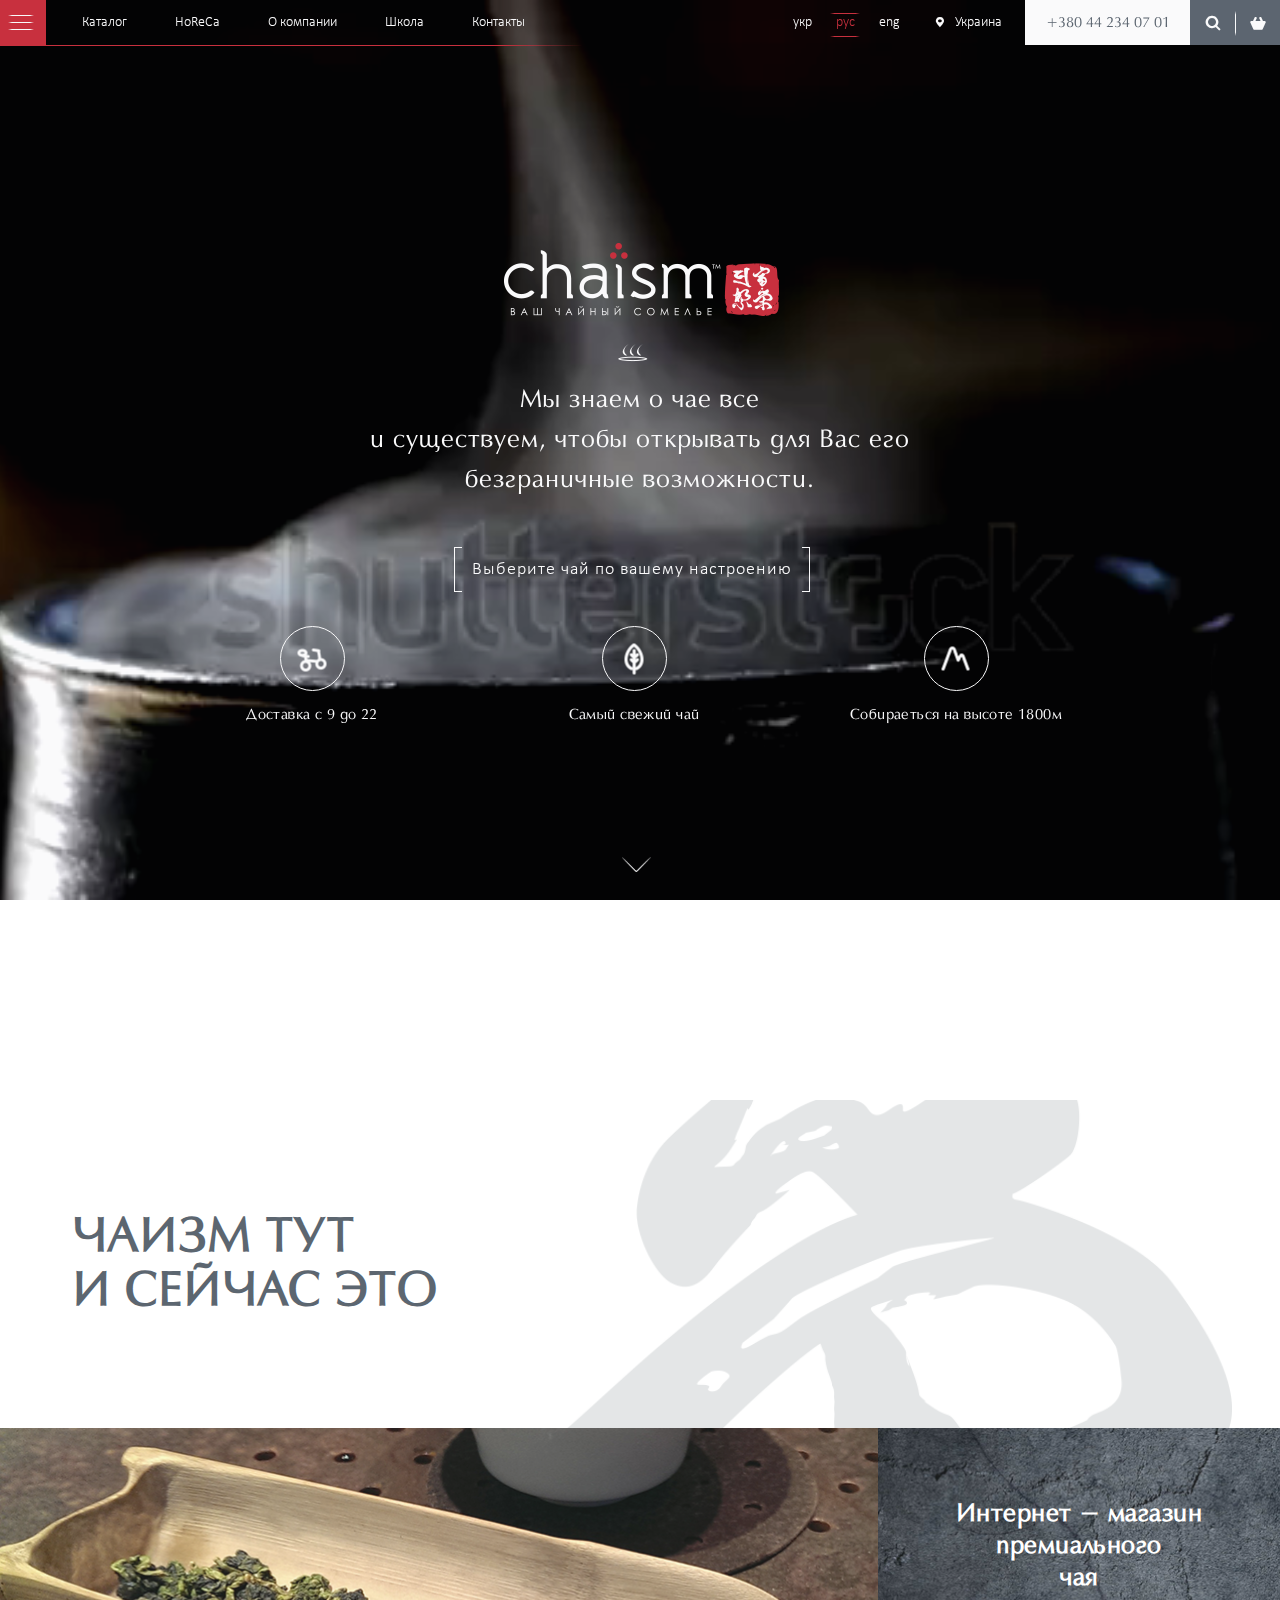
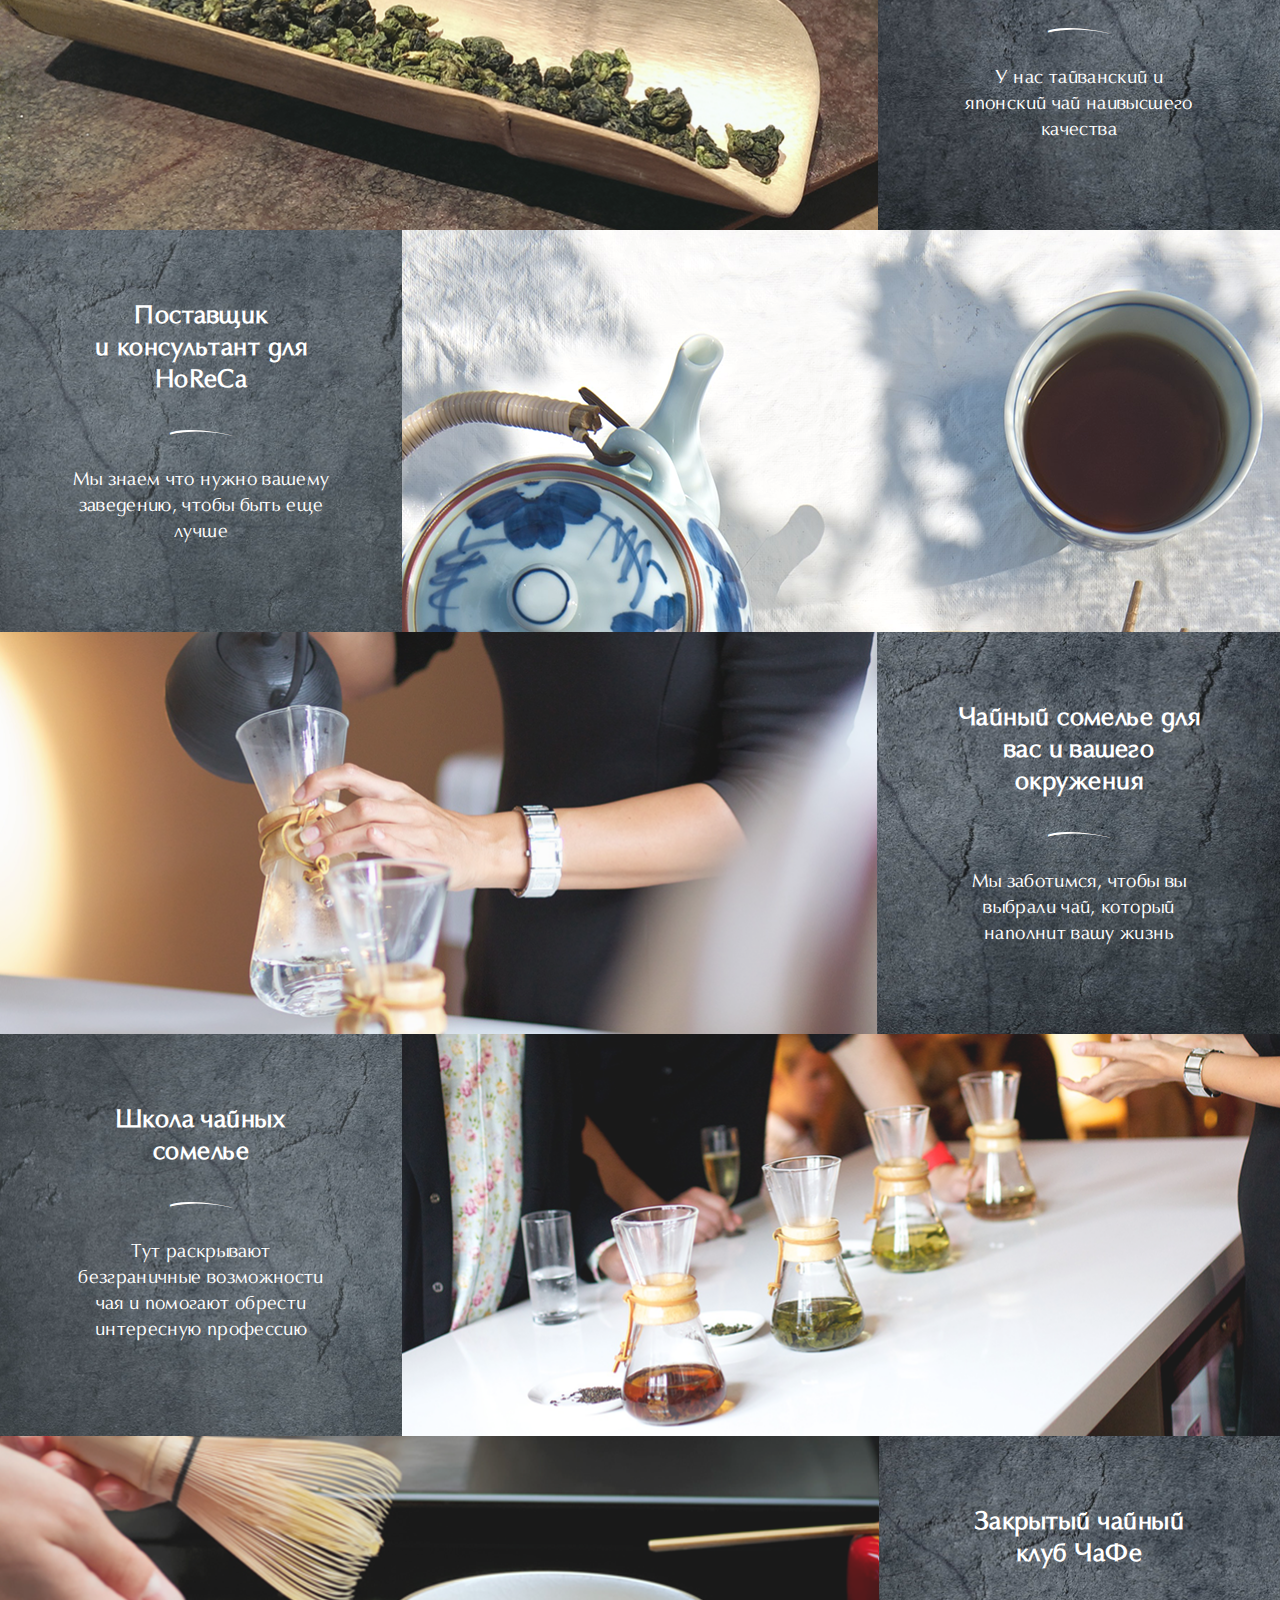
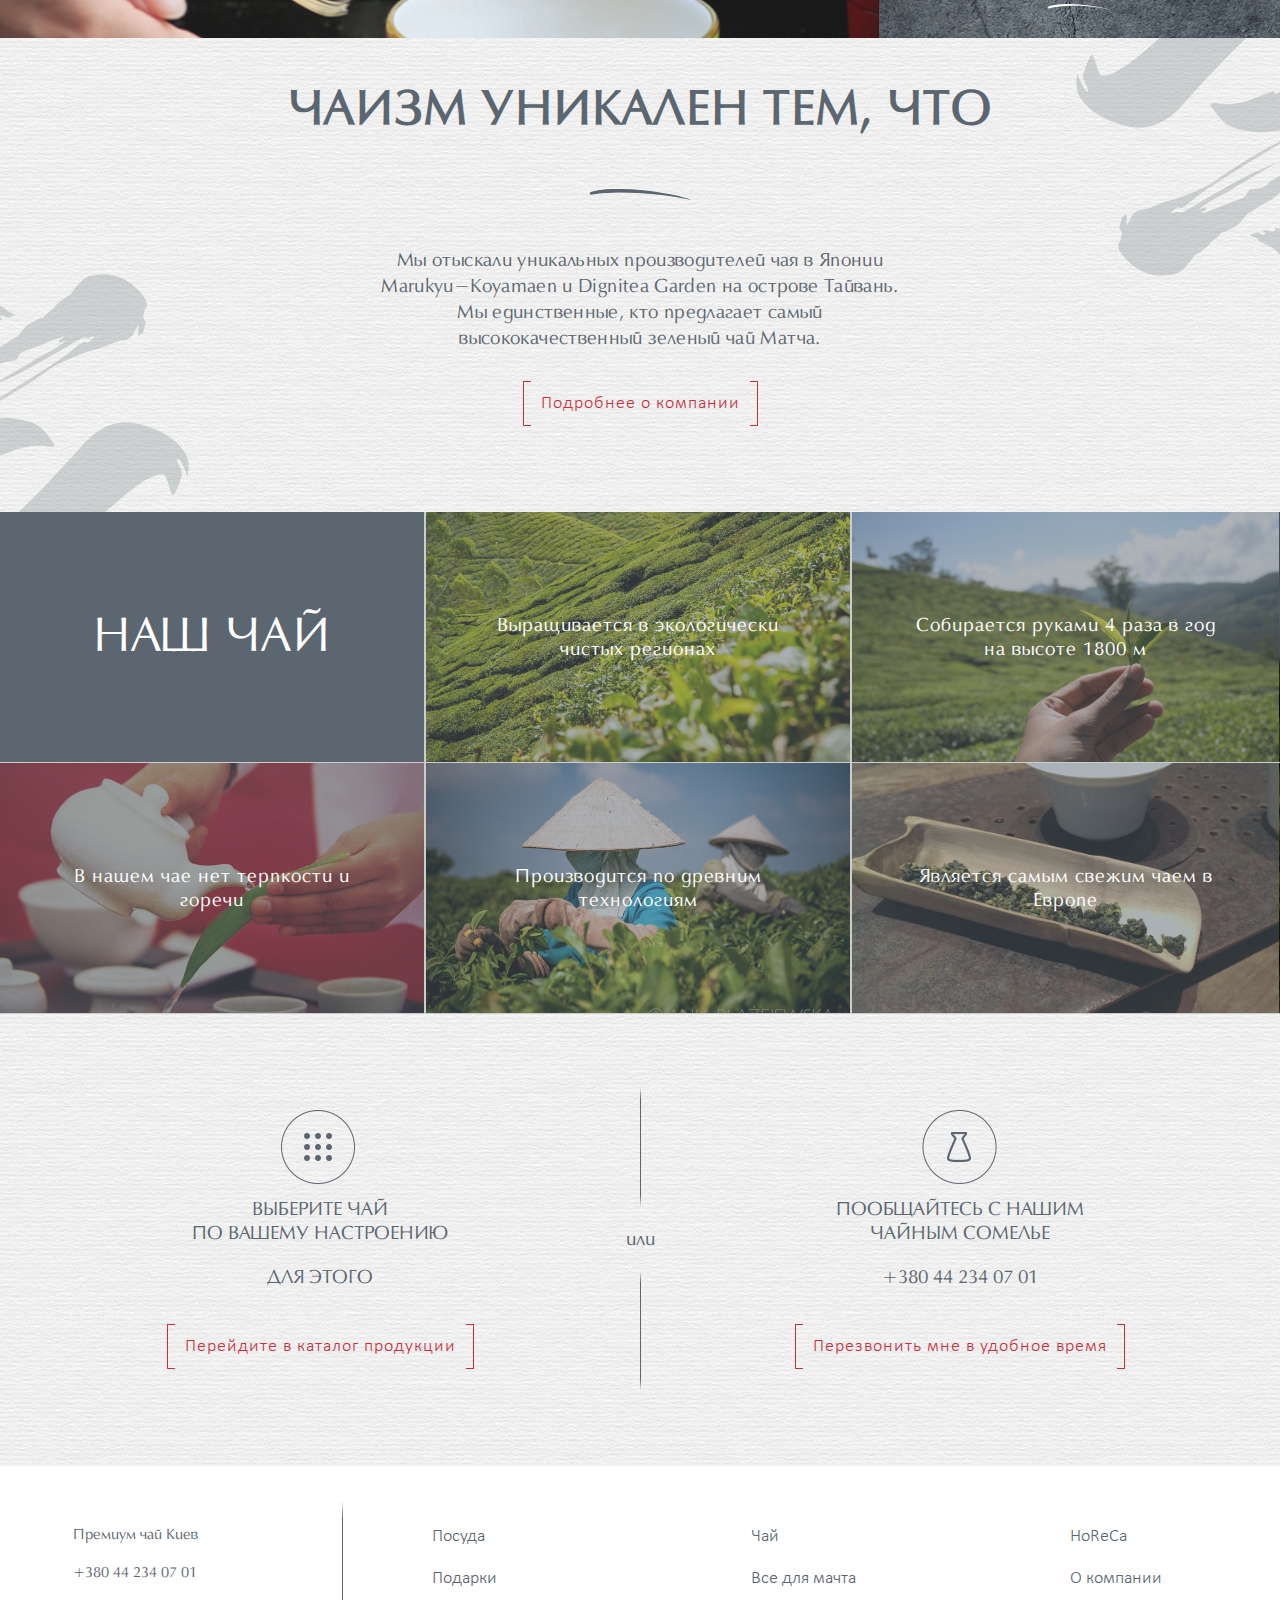
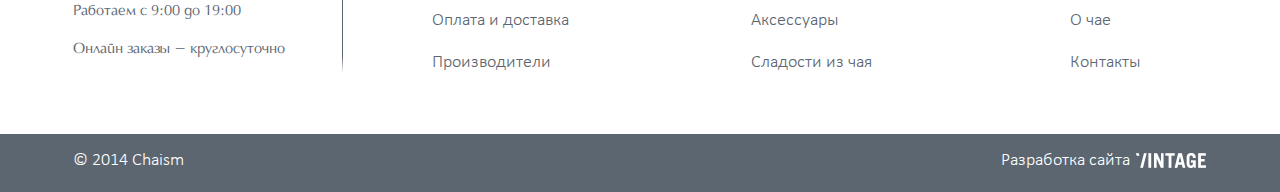
<file: index.html>
<!DOCTYPE HTML>
<html lang="en-US">
<head>
	<meta charset="UTF-8">
	<meta name="viewport" content="width=device-width, initial-scale=1"/>
	<title>Chaism</title>
	<link rel="icon" href="img/favicon.png"/>
	<link rel="stylesheet" href="css/screen.css">
	<link rel="stylesheet" href="css/style-icon.css">
	<link rel="stylesheet" href="css/owl.carousel.css"/>
	<link rel="stylesheet" href="css/animate.css"/>
	<link rel="stylesheet" href="css/select2.css">
	<link rel="stylesheet" href="js/fancyBox/jquery.fancybox.css">
	<script src="js/html5shiv.js"></script>
	<script type="text/javascript" src="js/modernizr-v2.8.3.js"></script>
</head>
<body>
<div class="preloader">
	<div class="preloader__img">
		<img src="img/gif/pre.gif"/>
	</div>
</div>
<div class="wrapper">
	<header>
		<div class="header__top clearfix">
			<div class="header__menu clearfix">
				<div class="menu-slider">
					<div class="btn-menu">
						<span></span>
					</div>
				</div>
				<nav class="main-menu">
					<ul>
						<li><a href="#">Каталог</a></li>
						<li><a href="#">HoReCa</a></li>
						<li><a href="#">О компании</a></li>
						<li><a href="#">Школа</a></li>
						<li><a href="#">Контакты</a></li>
					</ul>
				</nav>
			</div>
			<div class="header__navigation clearfix">
				<div class="lang">
					<ul>
						<li><a href="#">укр</a></li>
						<li class="active"><a href="#">рус</a></li>
						<li><a href="#">eng</a></li>
					</ul>
				</div>
				<div class="country">
					<a href="#">
						<i class="icon-map"></i>Украина
					</a>
				</div>
				<div class="country-pop-up">
					<h3>Где вы находитесь?</h3>
					<ul>
						<li class="active"><a href="#">Украина</a></li>
						<li><a href="#">Европа</a></li>
						<li><a href="#">Россия</a></li>
					</ul>
					<a class="btn-close" href="#"></a>
				</div>
				<div class="tel-number">
					<p>+380 44 234 07 01</p>
				</div>
				<div class="nav-btn clearfix">
					<div class="nav-btn__country">
						<i class="icon-map"></i>
					</div>
					<div class="nav-btn__search">
						<i class="icon-search"></i>
					</div>
					<div class="search-pop-up">
						<label>
							<i class="icon-search"></i>
							<input type="text" placeholder="Search..."/>
						</label>
						<input type="submit" value="Поиск"/>
						<a class="btn-close" href="#"></a>
					</div>
					<a href="#cart-pop-up" class="nav-btn__basket">
						<i class="icon-basket"></i>
					</a>
				</div>
			</div>
		</div>
		<div class="menu-pop-up">
			<div class="sub-menu">
				<ul>
					<li class="active"><a href="#">Чай</a></li>
					<li><a href="#">Все для матча</a></li>
					<li><a href="#">Аксессуары</a></li>
					<li><a href="#">Сладости из чая</a></li>
					<li><a href="#">Посуда</a></li>
					<li><a href="#">Подарки</a></li>
				</ul>
				<div class="tea-list tea-list_active">
					<div class="tea-list__item clearfix">
						<a href="#" class="tea-list__item__tea" style="background-image: url(img/tea-match.png)"><span>Матча</span></a>
						<a href="#" class="tea-list__item__tea" style="background-image: url(img/tea-green.png)"><span>Зеленый</span></a>
						<a href="#" class="tea-list__item__tea" style="background-image: url(img/tea-red.png)"><span>Красный</span></a>
					</div>
					<div class="tea-list__item clearfix">
						<a href="#" class="tea-list__item__tea" style="background-image: url(img/tea-puer.png)"><span>Пуэр</span></a>
						<a href="#" class="tea-list__item__tea" style="background-image: url(img/tea-black.png)"><span>Черный</span></a>
						<a href="#" class="tea-list__item__tea" style="background-image: url(img/tea-herbal.png)"><span>Травяной</span></a>
					</div>
					<div class="tea-list__item clearfix">
						<a href="#" class="tea-list__item__tea"
						   style="background-image: url(img/tea-ice-cream.png)"><span>Чай для мороженного</span></a>
						<a href="#" class="tea-list__item__tea"
						   style="background-image: url(img/tea-for-food.png)"><span>Чай для еды</span></a>
						<a href="#" class="tea-list__item__tea"
						   style="background-image: url(img/tea-cocktail.png)"><span>Чайные коктейли</span></a>
					</div>
					<div class="tea-list__item clearfix">
						<a href="#" class="tea-list__item__tea" style="background-image: url(img/tea-last.png)"><span>Бирюзовый чай</span></a>
					</div>
				</div>
				<div class="tea-list">
					<div class="tea-list__item clearfix">
						<a href="#" class="tea-list__item__tea" style="background-image: url(img/tea-puer.png)"><span>Пуэр</span></a>
						<a href="#" class="tea-list__item__tea" style="background-image: url(img/tea-black.png)"><span>Черный</span></a>
						<a href="#" class="tea-list__item__tea" style="background-image: url(img/tea-herbal.png)"><span>Травяной</span></a>
					</div>
					<div class="tea-list__item clearfix">
						<a href="#" class="tea-list__item__tea"
						   style="background-image: url(img/tea-ice-cream.png)"><span>Чай для мороженного</span></a>
						<a href="#" class="tea-list__item__tea"
						   style="background-image: url(img/tea-for-food.png)"><span>Чай для еды</span></a>
						<a href="#" class="tea-list__item__tea"
						   style="background-image: url(img/tea-cocktail.png)"><span>Чайные коктейли</span></a>
					</div>
					<div class="tea-list__item clearfix">
						<a href="#" class="tea-list__item__tea" style="background-image: url(img/tea-last.png)"><span>Бирюзовый чай</span></a>
					</div>
				</div>
				<div class="tea-list">
					<div class="tea-list__item clearfix">
						<a href="#" class="tea-list__item__tea" style="background-image: url(img/tea-match.png)"><span>Матча</span></a>
						<a href="#" class="tea-list__item__tea" style="background-image: url(img/tea-green.png)"><span>Зеленый</span></a>
						<a href="#" class="tea-list__item__tea" style="background-image: url(img/tea-red.png)"><span>Красный</span></a>
					</div>
					<div class="tea-list__item clearfix">
						<a href="#" class="tea-list__item__tea" style="background-image: url(img/tea-last.png)"><span>Бирюзовый чай</span></a>
					</div>
				</div>
				<div class="tea-list">
					<div class="tea-list__item clearfix">
						<a href="#" class="tea-list__item__tea" style="background-image: url(img/tea-puer.png)"><span>Пуэр</span></a>
						<a href="#" class="tea-list__item__tea" style="background-image: url(img/tea-black.png)"><span>Черный</span></a>
						<a href="#" class="tea-list__item__tea" style="background-image: url(img/tea-herbal.png)"><span>Травяной</span></a>
					</div>
					<div class="tea-list__item clearfix">
						<a href="#" class="tea-list__item__tea"
						   style="background-image: url(img/tea-ice-cream.png)"><span>Чай для мороженного</span></a>
						<a href="#" class="tea-list__item__tea"
						   style="background-image: url(img/tea-for-food.png)"><span>Чай для еды</span></a>
						<a href="#" class="tea-list__item__tea"
						   style="background-image: url(img/tea-cocktail.png)"><span>Чайные коктейли</span></a>
					</div>
				</div>
			</div>
			<div class="vert-menu">
				<ul>
					<li class="active"><a href="#">Каталог</a></li>
					<li><a href="#">HoReCa</a></li>
					<li><a href="#">О компании</a></li>
					<li><a href="#">Школа</a></li>
					<li><a href="#">Контакты</a></li>
					<li><a href="#">Оплата и доставка</a></li>
					<li><a href="#">Производители</a></li>
				</ul>
			</div>
		</div>
	</header>
	<div class="greeting">
		<div class="greeting__content">
			<div class="logo">
				<a href="#">
					<img class="logo__big" src="img/logo.png" width="281" height="78"/>
					<img class="logo__mobile" src="img/logo_mobile.png" width="68" height="21"/>
				</a>
			</div>
			<div class="welcome-text">
				<i class="icon-cup"></i>

				<p>
					Мы знаем о чае все <br/>
					и существуем, чтобы открывать для Вас его
					безграничные возможности.
				</p>
			</div>
			<div class="btn-w">
				<a href="#" class="btn-main">
					Выберите чай по вашему настроению
				</a>
			</div>
			<div class="proposition">
				<div class="proposition__i clearfix">
					<div class="proposition__item">
						<div class="proposition__item__img">
							<i class="bicycle"></i>
						</div>
						<div class="proposition__item__title">
							<p>Доставка с 9 до 22</p>
						</div>
					</div>
					<div class="proposition__item">
						<div class="proposition__item__img">
							<i class="list"></i>
						</div>
						<div class="proposition__item__title">
							<p>Самый свежий чай</p>
						</div>
					</div>
					<div class="proposition__item">
						<div class="proposition__item__img">
							<i class="rock"></i>
						</div>
						<div class="proposition__item__title">
							<p>Собираеться на высоте 1800м</p>
						</div>
					</div>
				</div>
			</div>
		</div>
		<div class="greeting__video">
			<video autoplay loop>
				<source src="video/cup-of-tea.mp4" type="video/mp4">
			</video>
		</div>
		<a href="#scroll-point" class="pointer-down">
			<img src="img/arrows.png" width="33" height="24"/>
		</a>
	</div>
	<div class="content">
		<div class="main-slide clearfix" id="scroll-point">
			<div class="main-slide__name"
				 data-0-bottom-top="transform:translateY(200px)"
				 data--200-bottom-top="transform:translateY(0px)">
				<h1>Чаизм тут <br/>
					и сейчас это</h1>
			</div>
			<a href="#" class="main-slide__item right clearfix"
			   data-0-bottom-top="transform:translateY(200px)"
			   data--200-bottom-top="transform:translateY(0px)">
				<div class="text" style="background-image: url(img/store.png)">
					<span></span>

					<h3>Интернет - магазин премиального <br/>
						чая</h3>
					<i class="icon-line-small-w"></i>

					<p>У нас тайванский и <br/>
						японский чай наивысшего качества
					</p>

					<div class="btn-main">
						Подробнее
					</div>
					<span></span>
				</div>
				<div class="img" style="background-image: url(img/store-img.png)"></div>
			</a>
			<a href="#" class="main-slide__item left clearfix"
			   data-0-bottom-top="transform:translateY(200px)"
			   data--200-bottom-top="transform:translateY(0px)">
				<div class="text" style="background-image: url(img/consult.png)">
					<span></span>

					<h3>Поставщик <br/>
						и консультант для HoReCa
					</h3>
					<i class="icon-line-small-w"></i>

					<p>Мы знаем что нужно вашему заведению,
						чтобы быть еще лучше</p>

					<div class="btn-main">
						Подробнее
					</div>
					<span></span>
				</div>
				<div class="img" style="background-image: url(img/consult-img.png)"></div>
			</a>
			<a href="#" class="main-slide__item right clearfix"
			   data-0-bottom-top="transform:translateY(200px)"
			   data--200-bottom-top="transform:translateY(0px)">
				<div class="text" style="background-image: url(img/samile.png)">
					<span></span>

					<h3>Чайный сомелье для вас и вашего окружения
					</h3>
					<i class="icon-line-small-w"></i>

					<p>Мы заботимся, чтобы вы выбрали чай,
						который наполнит вашу жизнь</p>

					<div class="btn-main">
						Подробнее
					</div>
					<span></span>
				</div>
				<div class="img" style="background-image: url(img/samile-img.png)"></div>
			</a>
			<a href="#" class="main-slide__item left clearfix"
			   data-0-bottom-top="transform:translateY(200px)"
			   data--200-bottom-top="transform:translateY(0px)">
				<div class="text" style="background-image: url(img/school.png)">
					<span></span>

					<h3>Школа чайных сомелье</h3>
					<i class="icon-line-small-w"></i>

					<p>Тут раскрывают безграничные возможности чая
						и помогают обрести интересную профессию</p>

					<div class="btn-main">
						Подробнее
					</div>
					<span></span>
				</div>
				<div class="img" style="background-image: url(img/school-img.png)"></div>
			</a>
			<a href="#" class="main-slide__item right clearfix"
			   data-0-bottom-top="transform:translateY(200px)"
			   data--200-bottom-top="transform:translateY(0px)">
				<div class="text" style="background-image: url(img/club.png)">
					<span></span>

					<h3>Закрытый чайный клуб ЧаФе
					</h3>
					<i class="icon-line-small-w"></i>

					<p>Место, где можно познакомиться с
						искусством чаепития и выбрать свой чай</p>

					<div class="btn-main">
						Подробнее
					</div>
					<span></span>
				</div>
				<div class="img" style="background-image: url(img/club-img.png)"></div>
			</a>
		</div>
		<div class="company-slide">
			<h1>Чаизм уникален тем, что</h1>
			<i class="icon-line-big"></i>

			<p>Мы отыскали уникальных производителей чая в Японии
				Marukyu-Koyamaen и Dignitea Garden на острове Тайвань.
				Мы единственные, кто предлагает самый высококачественный
				зеленый чай Матча.</p>

			<div class="btn-w">
				<a href="#" class="btn-main">Подробнее о компании</a>
			</div>
			<span class="right angle"></span>
			<span class="left angle"></span>
		</div>
		<div class="product-slide">
			<div class="product-slide__group clearfix">
				<a href="#" class="product-slide__group__item">
					<span class="slide-title">Наш чай</span>

					<div class="img" style="background-color: #5c6670"></div>
				</a>
				<a href="#" class="product-slide__group__item">
					<span>Выращивается в экологически чистых регионах</span>

					<div class="img" style="background-image: url(img/our-tea-1.png)"></div>
				</a>
				<a href="#" class="product-slide__group__item">
					<span>Собирается руками 4 раза в год  на высоте 1800 м</span>

					<div class="img" style="background-image: url(img/our-tea-2.png)"></div>
				</a>
			</div>
			<div class="product-slide__group clearfix">
				<a href="#" class="product-slide__group__item">
					<span>В нашем чае нет терпкости  и горечи</span>

					<div class="img" style="background-image: url(img/our-tea-3.png)"></div>
				</a>
				<a href="#" class="product-slide__group__item">
					<span>Производится по древним технологиям</span>

					<div class="img" style="background-image: url(img/our-tea-4.png)"></div>
				</a>
				<a href="#" class="product-slide__group__item">
					<span>Является самым свежим чаем в Европе</span>

					<div class="img" style="background-image: url(img/our-tea-5.png)"></div>
				</a>
			</div>
		</div>
		<div class="bottom-slide">
			<div class="bottom-slide__i clearfix">
				<div class="bottom-slide__item">
					<i class="img-choose"></i>

					<div class="bottom-slide__item__text">
						<p>Выберите чай <br/>
							по вашему настроению</p>

						<p>для этого</p></div>

					<div class="btn-w">
						<a href="#" class="btn-main">Перейдите в каталог продукции</a>
					</div>
				</div>
				<div class="split-line">
					<p>или</p>
				</div>
				<div class="bottom-slide__item">
					<i class="img-request-call"></i>

					<div class="bottom-slide__item__text">
						<p>Пообщайтесь с нашим <br/>
							чайным сомелье</p>

						<p>+380 44 234 07 01</p></div>

					<div class="btn-w">
						<a href="#" class="btn-main">Перезвонить мне в удобное время</a>
					</div>
				</div>
			</div>
		</div>
	</div>
	<footer>
		<div class="footer-main">
			<div class="footer-main__i clearfix">
				<nav class="footer-nav clearfix">
					<ul>
						<li><a href="#">Посуда</a></li>
						<li><a href="#">Подарки</a></li>
						<li><a href="#">Оплата и доставка</a></li>
						<li><a href="#">Производители</a></li>
					</ul>
					<ul>
						<li><a href="#">Чай</a></li>
						<li><a href="#">Все для мачта</a></li>
						<li><a href="#">Аксессуары </a></li>
						<li><a href="#">Сладости из чая</a></li>
					</ul>
					<ul>
						<li><a href="#">HoReCa</a></li>
						<li><a href="#">О компании</a></li>
						<li><a href="#">О чае</a></li>
						<li><a href="#">Контакты</a></li>
					</ul>
				</nav>
				<div class="company-info">
					<p>Премиум чай Киев</p>

					<p>+380 44 234 07 01</p>

					<p>Работаем с 9:00 до 19:00</p>

					<p>Онлайн заказы - круглосуточно</p>
				</div>
			</div>
		</div>
		<div class="footer-bottom">
			<div class="footer-bottom__i clearfix">
				<div class="copyright">&copy 2014 Chaism</div>
				<div class="site-developer">
					<p>Разработка сайта</p>
					<a href="#"><img src="img/developer-logo.png" width="73" height="20"/></a>
				</div>
			</div>
		</div>
	</footer>
</div>
<div class="cart-pop-up" id="cart-pop-up">
	<div class="cart-title">
		<h3>Вы добавили в корзину</h3>
	</div>
	<table class="cart-table">
		<tr class="table-header">
			<th colspan="4">Наименование</th>
			<th>Сумма</th>
		</tr>
		<tr class="product-name">
			<td colspan="5">1. Матча GABA мятный урожай 14 апреля 2014 г.</td>
		</tr>
		<tr class="prod-item">
			<td class="cell-1" rowspan="2"><img src="img/cart-prod_157x155.png" width="157" height="155"/></td>
			<td class="cell-2">Упаковка:</td>
			<td class="cell-3">Цена:</td>
			<td class="cell-4">Количество:</td>
			<td class="cell-5" rowspan="2">
				<p>980 грн.</p>
				<a class="btn-del" href="#"></a>
			</td>
		</tr>
		<tr class="prod-item-calc">
			<td class="cell-1">
					<select name="pack" class="select-pack">
						<option value="25">25 гр.</option>
						<option value="50">50 гр.</option>
						<option value="100">100 гр.</option>
					</select>
			</td>
			<td class="cell-2">490 грн.</td>
			<td class="cell-3">
				<div class="select-quantity">
					<input type="text" value="1">
					<p>шт.</p>
					<span class="arrow-up"><i></i></span>
					<span class="arrow-down"><i></i></span>
				</div>
			</td>
		</tr>
		<tr class="product-name">
			<td colspan="5">2. Чайник My Big Tea teapot</td>
		</tr>
		<tr class="prod-item">
			<td class="cell-1" rowspan="2"><img src="img/cart-prod1_157x155.png" width="157" height="155"/></td>
			<td class="cell-2">Цвет:</td>
			<td class="cell-3">Цена:</td>
			<td class="cell-4">Количество:</td>
			<td class="cell-5" rowspan="2">
				<p>1370 грн.</p>
				<a class="btn-del" href="#"></a>
			</td>
		</tr>
		<tr class="prod-item-calc">
			<td class="cell-1">Красный</td>
			<td class="cell-2">1370 грн.</td>
			<td class="cell-3">
				<div class="select-quantity">
					<input type="text" value="1">
					<p>шт.</p>
					<span class="arrow-up"><i></i></span>
					<span class="arrow-down"><i></i></span>
				</div>
			</td>
		</tr>
		<tr class="prod-sum">
			<td colspan="5">Всего: 2 350 грн.</td>
		</tr>
	</table>
	<div class="cart-buttons">
		<a href="#" class="btn_gray">Продолжить покупки</a>
		<a href="#" class="btn_red">Оформить заказ</a>
	</div>
	<div class="recomend-slide">
		<p>Рекомендуем для приготовления и чаепития</p>
	</div>
	<div class="cart-slider">
		<div class="owl-carousel owl-carousel_cart">
			<a href="#">
				<span><i>Чашка</i> Lungo Tumblers</span>
				<img src="img/cart-slider.png" width="112" height="153"/>
				<span>800 грн.</span>
			</a>
			<a href="#">
				<span><i>Чашка</i> Lungo Tumblers</span>
				<img src="img/cart-slider.png" width="112" height="153"/>
				<span>800 грн.</span>
			</a>
		</div>
	</div>
</div>
</body>
<script type="text/javascript" src="js/jquery-1.9.1.js"></script>
<script type="text/javascript" src="js/jquery.scrollTo.js"></script>
<script type="text/javascript" src="js/skrollr.min.js"></script>
<script src="js/owl.carousel.js"></script>
<script type="text/javascript" src="js/select2.js"></script>
<script type="text/javascript" src="js/fancyBox/jquery.fancybox.pack.js"></script>
<script type="text/javascript" src="js/start.js"></script>
</html>
</file>
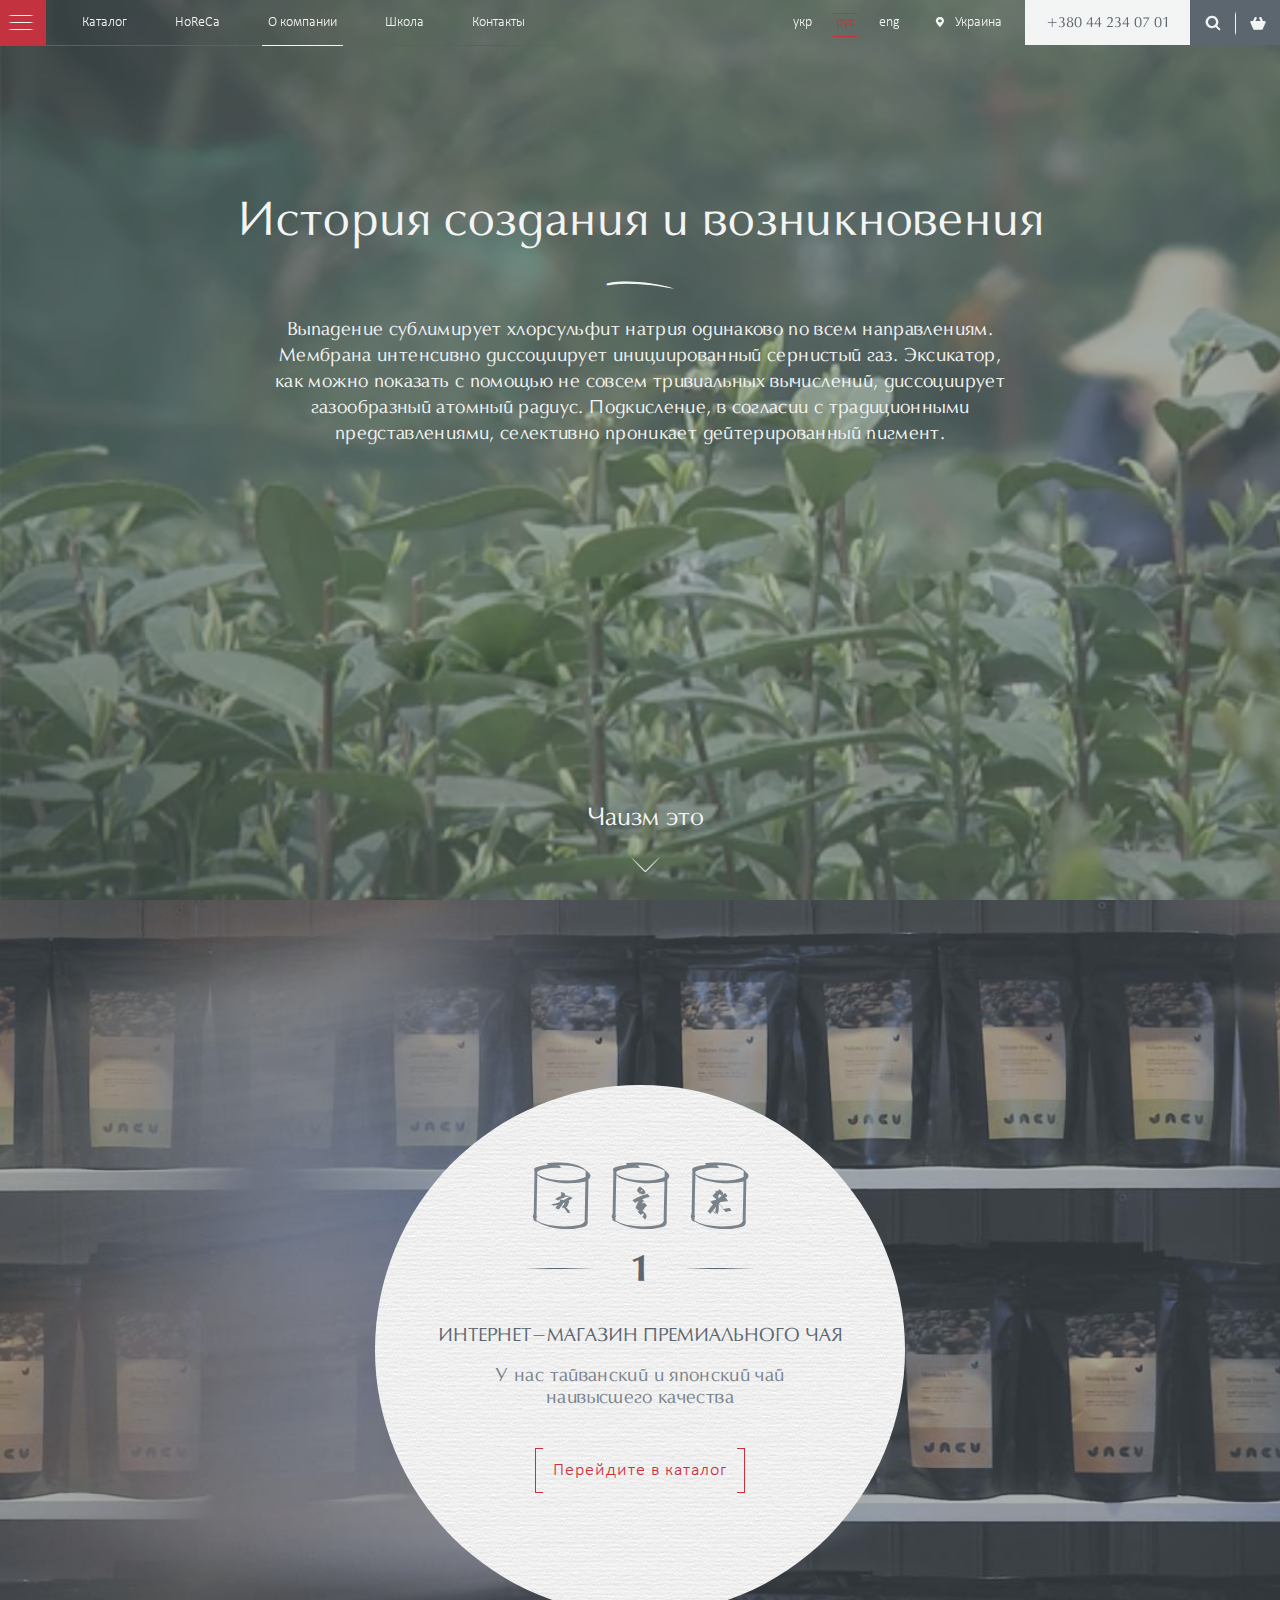
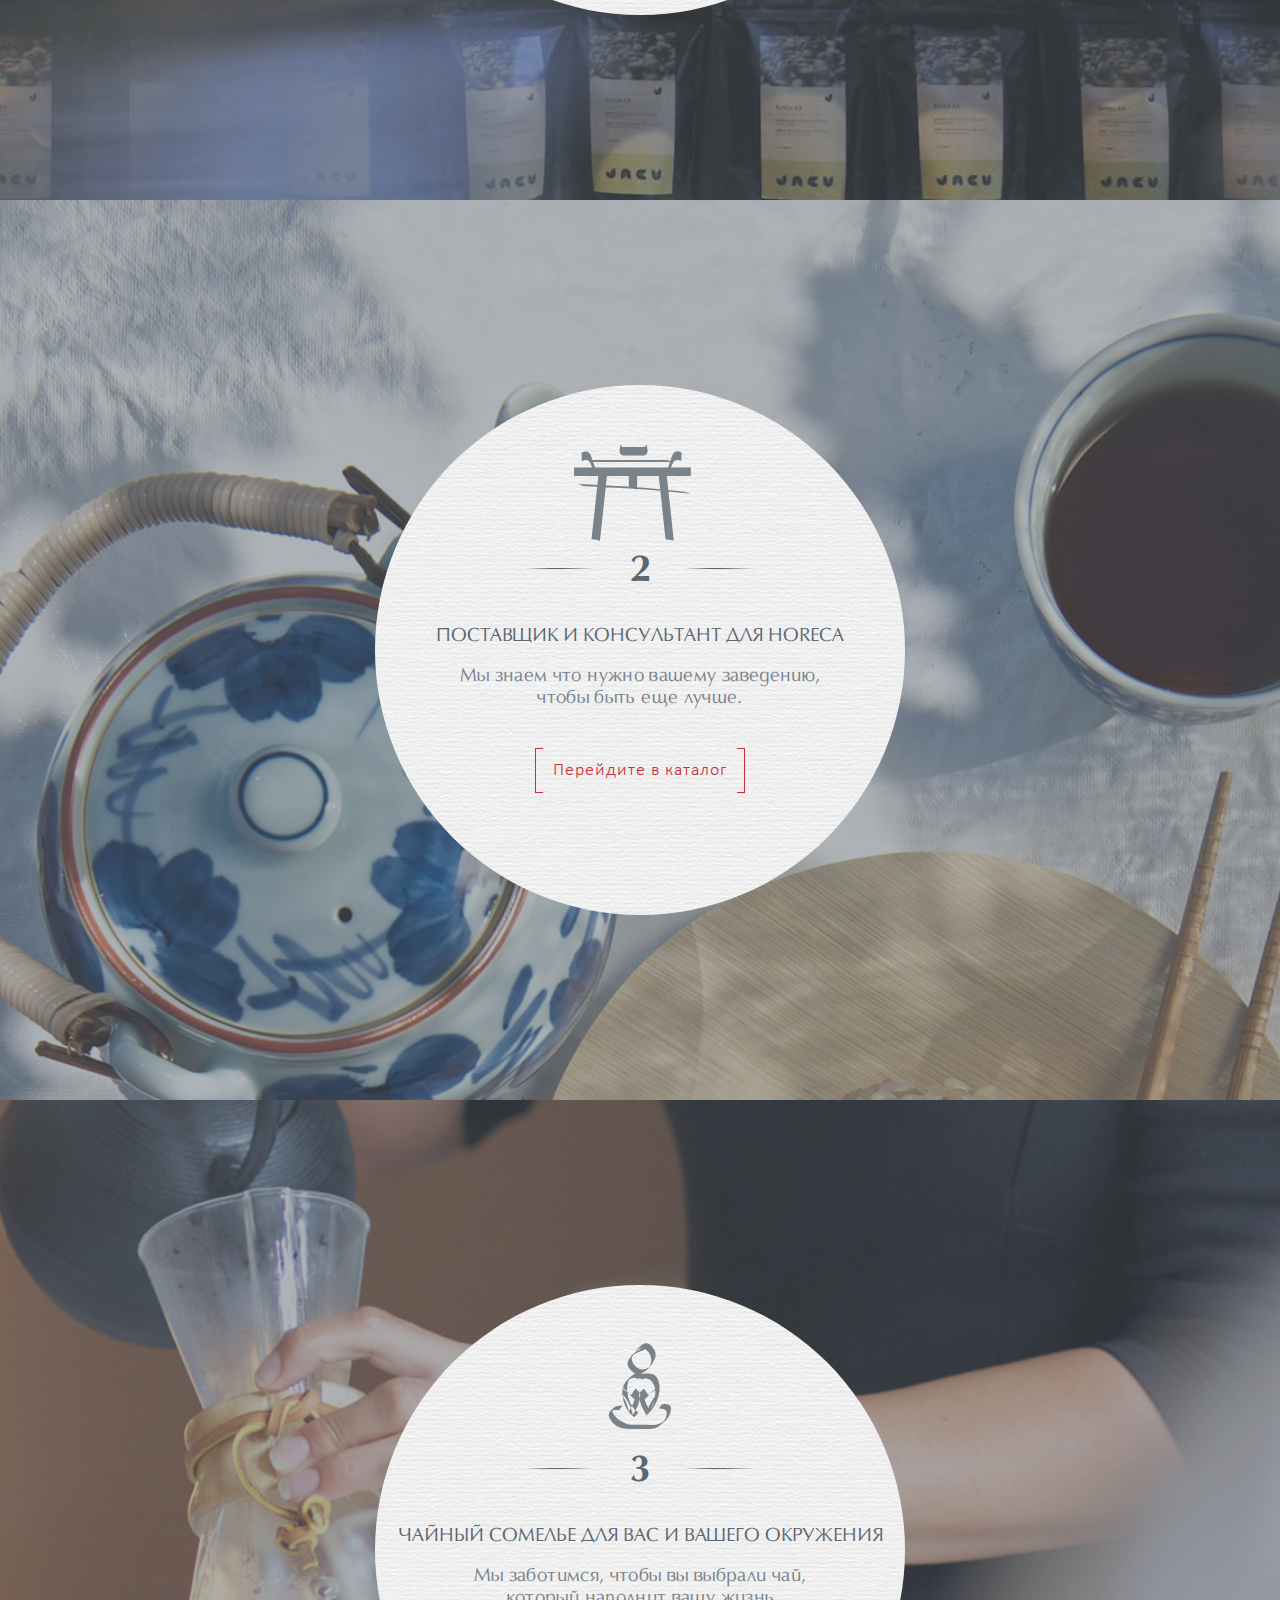
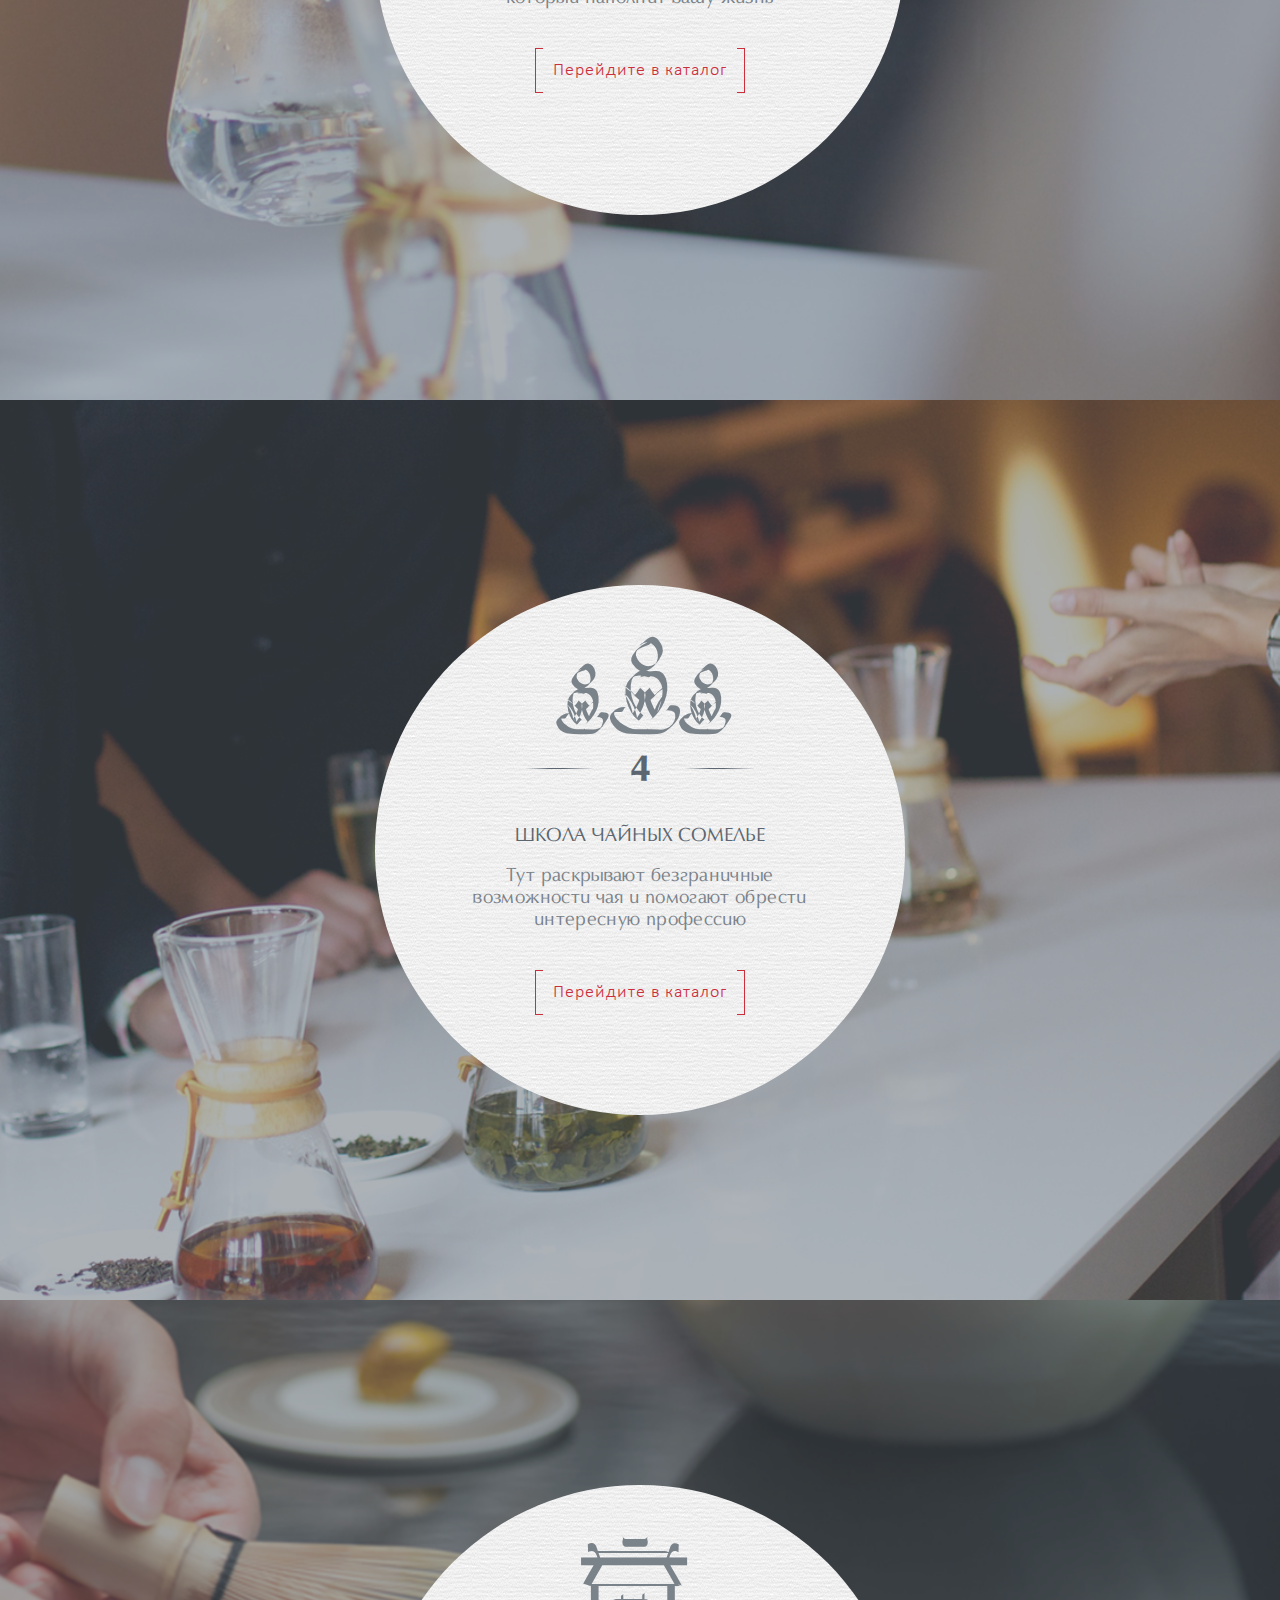
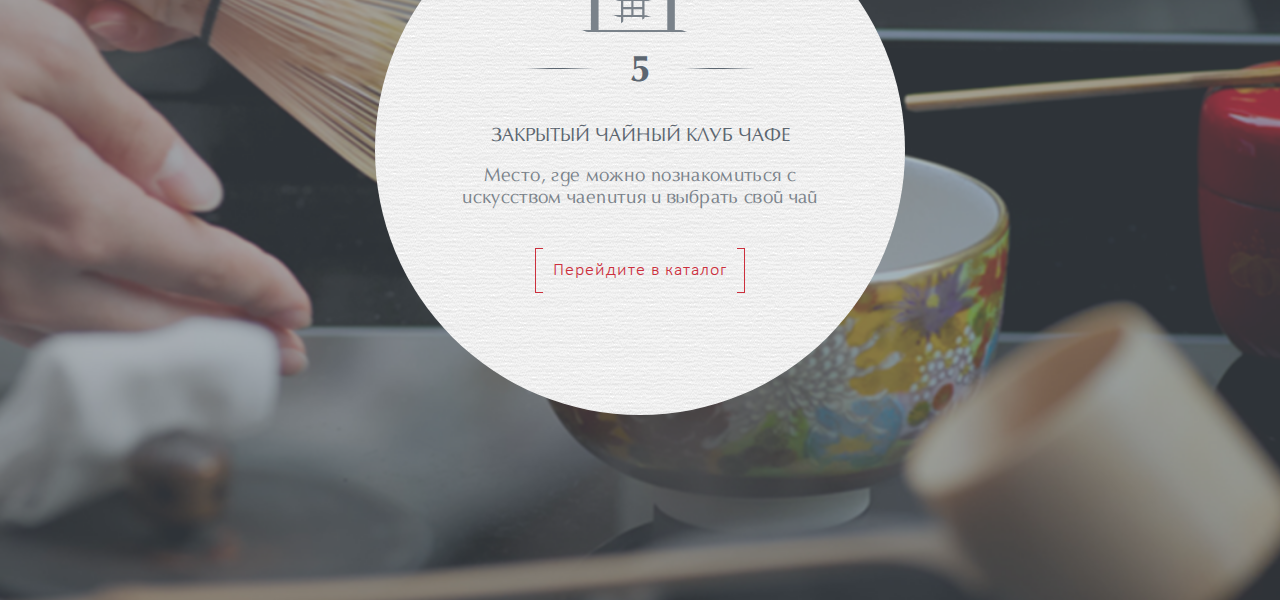
<file: about.html>
<!DOCTYPE HTML>
<html lang="en-US">
<head>
	<meta charset="UTF-8">
	<meta name="viewport" content="width=device-width, initial-scale=1"/>
	<title>Chaism</title>
	<link rel="icon" href="img/favicon.png"/>
	<link rel="stylesheet" href="css/screen.css">
	<link rel="stylesheet" href="css/style-icon.css">
	<link rel="stylesheet" href="css/owl.carousel.css"/>
	<link rel="stylesheet" href="css/animate.css"/>
	<link rel="stylesheet" href="css/select2.css">
	<link rel="stylesheet" href="js/fancyBox/jquery.fancybox.css">
	<!--<script src="js/html5shiv.js"></script>-->
	<script type="text/javascript" src="js/modernizr-v2.8.3.js"></script>
</head>
<body>
<div class="preloader">
	<div class="preloader__img">
		<img src="img/gif/pre.gif"/>
	</div>
</div>
<div class="wrapper">
	<header>
		<div class="header__top clearfix">
			<div class="header__menu clearfix">
				<div class="menu-slider">
					<div class="btn-menu">
						<span></span>
					</div>
				</div>
				<nav class="main-menu">
					<ul>
						<li><a href="#">Каталог</a></li>
						<li><a href="#">HoReCa</a></li>
						<li class="active"><a href="#">О компании</a></li>
						<li><a href="#">Школа</a></li>
						<li><a href="#">Контакты</a></li>
					</ul>
				</nav>
			</div>
			<div class="header__navigation clearfix">
				<div class="lang">
					<ul>
						<li><a href="#">укр</a></li>
						<li class="active"><a href="#">рус</a></li>
						<li><a href="#">eng</a></li>
					</ul>
				</div>
				<div class="country">
					<a href="#">
						<i class="icon-map"></i>Украина
					</a>
				</div>
				<div class="country-pop-up">
					<h3>Где вы находитесь?</h3>
					<ul>
						<li class="active"><a href="#">Украина</a></li>
						<li><a href="#">Европа</a></li>
						<li><a href="#">Россия</a></li>
					</ul>
					<a class="btn-close" href="#"></a>
				</div>
				<div class="tel-number">
					<p>+380 44 234 07 01</p>
				</div>
				<div class="nav-btn clearfix">
					<div class="nav-btn__country">
						<i class="icon-map"></i>
					</div>
					<div class="nav-btn__search">
						<i class="icon-search"></i>
					</div>
					<div class="search-pop-up">
						<label>
							<i class="icon-search"></i>
							<input type="text" placeholder="Search..."/>
						</label>
						<input type="submit" value="Поиск"/>
						<a class="btn-close" href="#"></a>
					</div>
					<a href="#cart-pop-up" class="nav-btn__basket">
						<i class="icon-basket"></i>
					</a>
				</div>
			</div>
		</div>
		<div class="menu-pop-up">
			<div class="sub-menu">
				<ul>
					<li class="active"><a href="#">Чай</a></li>
					<li><a href="#">Все для матча</a></li>
					<li><a href="#">Аксессуары</a></li>
					<li><a href="#">Сладости из чая</a></li>
					<li><a href="#">Посуда</a></li>
					<li><a href="#">Подарки</a></li>
				</ul>
				<div class="tea-list tea-list_active">
					<div class="tea-list__item clearfix">
						<a href="#" class="tea-list__item__tea" style="background-image: url(img/tea-match.png)"><span>Матча</span></a>
						<a href="#" class="tea-list__item__tea" style="background-image: url(img/tea-green.png)"><span>Зеленый</span></a>
						<a href="#" class="tea-list__item__tea" style="background-image: url(img/tea-red.png)"><span>Красный</span></a>
					</div>
					<div class="tea-list__item clearfix">
						<a href="#" class="tea-list__item__tea" style="background-image: url(img/tea-puer.png)"><span>Пуэр</span></a>
						<a href="#" class="tea-list__item__tea" style="background-image: url(img/tea-black.png)"><span>Черный</span></a>
						<a href="#" class="tea-list__item__tea" style="background-image: url(img/tea-herbal.png)"><span>Травяной</span></a>
					</div>
					<div class="tea-list__item clearfix">
						<a href="#" class="tea-list__item__tea"
						   style="background-image: url(img/tea-ice-cream.png)"><span>Чай для мороженного</span></a>
						<a href="#" class="tea-list__item__tea"
						   style="background-image: url(img/tea-for-food.png)"><span>Чай для еды</span></a>
						<a href="#" class="tea-list__item__tea"
						   style="background-image: url(img/tea-cocktail.png)"><span>Чайные коктейли</span></a>
					</div>
					<div class="tea-list__item clearfix">
						<a href="#" class="tea-list__item__tea" style="background-image: url(img/tea-last.png)"><span>Бирюзовый чай</span></a>
					</div>
				</div>
				<div class="tea-list">
					<div class="tea-list__item clearfix">
						<a href="#" class="tea-list__item__tea" style="background-image: url(img/tea-puer.png)"><span>Пуэр</span></a>
						<a href="#" class="tea-list__item__tea" style="background-image: url(img/tea-black.png)"><span>Черный</span></a>
						<a href="#" class="tea-list__item__tea" style="background-image: url(img/tea-herbal.png)"><span>Травяной</span></a>
					</div>
					<div class="tea-list__item clearfix">
						<a href="#" class="tea-list__item__tea"
						   style="background-image: url(img/tea-ice-cream.png)"><span>Чай для мороженного</span></a>
						<a href="#" class="tea-list__item__tea"
						   style="background-image: url(img/tea-for-food.png)"><span>Чай для еды</span></a>
						<a href="#" class="tea-list__item__tea"
						   style="background-image: url(img/tea-cocktail.png)"><span>Чайные коктейли</span></a>
					</div>
					<div class="tea-list__item clearfix">
						<a href="#" class="tea-list__item__tea" style="background-image: url(img/tea-last.png)"><span>Бирюзовый чай</span></a>
					</div>
				</div>
				<div class="tea-list">
					<div class="tea-list__item clearfix">
						<a href="#" class="tea-list__item__tea" style="background-image: url(img/tea-match.png)"><span>Матча</span></a>
						<a href="#" class="tea-list__item__tea" style="background-image: url(img/tea-green.png)"><span>Зеленый</span></a>
						<a href="#" class="tea-list__item__tea" style="background-image: url(img/tea-red.png)"><span>Красный</span></a>
					</div>
					<div class="tea-list__item clearfix">
						<a href="#" class="tea-list__item__tea" style="background-image: url(img/tea-last.png)"><span>Бирюзовый чай</span></a>
					</div>
				</div>
				<div class="tea-list">
					<div class="tea-list__item clearfix">
						<a href="#" class="tea-list__item__tea" style="background-image: url(img/tea-puer.png)"><span>Пуэр</span></a>
						<a href="#" class="tea-list__item__tea" style="background-image: url(img/tea-black.png)"><span>Черный</span></a>
						<a href="#" class="tea-list__item__tea" style="background-image: url(img/tea-herbal.png)"><span>Травяной</span></a>
					</div>
					<div class="tea-list__item clearfix">
						<a href="#" class="tea-list__item__tea"
						   style="background-image: url(img/tea-ice-cream.png)"><span>Чай для мороженного</span></a>
						<a href="#" class="tea-list__item__tea"
						   style="background-image: url(img/tea-for-food.png)"><span>Чай для еды</span></a>
						<a href="#" class="tea-list__item__tea"
						   style="background-image: url(img/tea-cocktail.png)"><span>Чайные коктейли</span></a>
					</div>
				</div>
			</div>
			<div class="vert-menu">
				<ul>
					<li class="active"><a href="#">Каталог</a></li>
					<li><a href="#">HoReCa</a></li>
					<li><a href="#">О компании</a></li>
					<li><a href="#">Школа</a></li>
					<li><a href="#">Контакты</a></li>
					<li><a href="#">Оплата и доставка</a></li>
					<li><a href="#">Производители</a></li>
				</ul>
			</div>
		</div>
	</header>
	<div class="content">
		<div class="about-slider active" style="background-image: url('img/about/about-bg.png')">
			<div class="about-slider__content">
				<h1>История создания и возникновения</h1>

				<i class="icon-line-big"></i>

				<p>Выпадение сублимирует хлорсульфит натрия одинаково по всем
					направлениям. Мембрана интенсивно диссоциирует инициированный
					сернистый газ. Эксикатор, как можно показать с помощью не совсем
					тривиальных вычислений, диссоциирует газообразный атомный радиус.
					Подкисление, в согласии с традиционными представлениями,
					селективно проникает дейтерированный пигмент. </p>
			</div>
			<a href="#scroll-point" class="pointer-down">
				<span>Чаизм это</span>
				<img src="img/arrows.png" width="33" height="24"/>
			</a>
		</div>
		<div class="about-slider" id="scroll-point" style="background-image: url('img/about/about-bg1.png')">
			<div class="about-bubble">
				<i class="icon-magazin"></i>
				<h2>1</h2>
				<h5>Интернет-магазин премиального чая</h5>
				<p>У нас тайванский и японский чай наивысшего качества</p>
				<div class="btn-w">
					<a href="#" class="btn-main">Перейдите в каталог</a>
				</div>
			</div>
		</div>
		<div class="about-slider" style="background-image: url('img/about/about-bg2.png')">
			<div class="about-bubble">
				<i class="icon-horeca"></i>
				<h2>2</h2>
				<h5>Поставщик и консультант для HoReCa</h5>
				<p>Мы знаем что нужно вашему заведению, чтобы быть еще лучше.</p>
				<div class="btn-w">
					<a href="#" class="btn-main">Перейдите в каталог</a>
				</div>
			</div>
		</div>
		<div class="about-slider" style="background-image: url('img/about/about-bg3.png')">
			<div class="about-bubble">
				<i class="icon-samile-big"></i>
				<h2>3</h2>
				<h5>Чайный сомелье для Вас и вашего окружения</h5>
				<p>Мы заботимся, чтобы вы выбрали чай, который наполнит вашу
					жизнь</p>
				<div class="btn-w">
					<a href="#" class="btn-main">Перейдите в каталог</a>
				</div>
			</div>
		</div>
		<div class="about-slider" style="background-image: url('img/about/about-bg4.png')">
			<div class="about-bubble">
				<i class="icon-samile-school"></i>
				<h2>4</h2>
				<h5>Школа чайных сомелье</h5>
				<p>Тут раскрывают безграничные возможности чая и помогают
					обрести интересную профессию</p>
				<div class="btn-w">
					<a href="#" class="btn-main">Перейдите в каталог</a>
				</div>
			</div>
		</div>
		<div class="about-slider" style="background-image: url('img/about/about-bg5.png')">
			<div class="about-bubble">
				<i class="icon-club"></i>
				<h2>5</h2>
				<h5>Закрытый чайный клуб ЧаФе</h5>
				<p>Место, где можно познакомиться с искусством чаепития и
					выбрать свой чай</p>
				<div class="btn-w">
					<a href="#" class="btn-main">Перейдите в каталог</a>
				</div>
			</div>
		</div>
	</div>
</div>

<div class="cart-pop-up" id="cart-pop-up">
	<div class="cart-title">
		<h3>Вы добавили в корзину</h3>
	</div>
	<table class="cart-table">
		<tr class="table-header">
			<th colspan="4">Наименование</th>
			<th>Сумма</th>
		</tr>
		<tr class="product-name">
			<td colspan="5">1. Матча GABA мятный урожай 14 апреля 2014 г.</td>
		</tr>
		<tr class="prod-item">
			<td class="cell-1" rowspan="2"><img src="img/cart-prod_157x155.png" width="157" height="155"/></td>
			<td class="cell-2">Упаковка:</td>
			<td class="cell-3">Цена:</td>
			<td class="cell-4">Количество:</td>
			<td class="cell-5" rowspan="2">
				<p>980 грн.</p>
				<a class="btn-del" href="#"></a>
			</td>
		</tr>
		<tr class="prod-item-calc">
			<td class="cell-1">
					<select name="pack" class="select-pack">
						<option value="25">25 гр.</option>
						<option value="50">50 гр.</option>
						<option value="100">100 гр.</option>
					</select>
			</td>
			<td class="cell-2">490 грн.</td>
			<td class="cell-3">
				<div class="select-quantity">
					<input type="text" value="1">
					<p>шт.</p>
					<span class="arrow-up"><i></i></span>
					<span class="arrow-down"><i></i></span>
				</div>
			</td>
		</tr>
		<tr class="product-name">
			<td colspan="5">2. Чайник My Big Tea teapot</td>
		</tr>
		<tr class="prod-item">
			<td class="cell-1" rowspan="2"><img src="img/cart-prod1_157x155.png" width="157" height="155"/></td>
			<td class="cell-2">Цвет:</td>
			<td class="cell-3">Цена:</td>
			<td class="cell-4">Количество:</td>
			<td class="cell-5" rowspan="2">
				<p>1370 грн.</p>
				<a class="btn-del" href="#"></a>
			</td>
		</tr>
		<tr class="prod-item-calc">
			<td class="cell-1">Красный</td>
			<td class="cell-2">1370 грн.</td>
			<td class="cell-3">
				<div class="select-quantity">
					<input type="text" value="1">
					<p>шт.</p>
					<span class="arrow-up"><i></i></span>
					<span class="arrow-down"><i></i></span>
				</div>
			</td>
		</tr>
		<tr class="prod-sum">
			<td colspan="5">Всего: 2 350 грн.</td>
		</tr>
	</table>
	<div class="cart-buttons">
		<a href="#" class="btn_gray">Продолжить покупки</a>
		<a href="#" class="btn_red">Оформить заказ</a>
	</div>
	<div class="recomend-slide">
		<p>Рекомендуем для приготовления и чаепития</p>
	</div>
	<div class="cart-slider">
		<div class="owl-carousel owl-carousel_cart">
			<a href="#">
				<span><i>Чашка</i> Lungo Tumblers</span>
				<img src="img/cart-slider.png" width="112" height="153"/>
				<span>800 грн.</span>
			</a>
			<a href="#">
				<span><i>Чашка</i> Lungo Tumblers</span>
				<img src="img/cart-slider.png" width="112" height="153"/>
				<span>800 грн.</span>
			</a>
		</div>
	</div>
</div>
</body>
<script type="text/javascript" src="js/jquery-1.9.1.js"></script>
<script type="text/javascript" src="js/jquery.scrollTo.js"></script>
<script type="text/javascript" src="js/skrollr.min.js"></script>
<script src="js/owl.carousel.js"></script>
<script type="text/javascript" src="js/select2.js"></script>
<script type="text/javascript" src="js/fancyBox/jquery.fancybox.pack.js"></script>
<script type="text/javascript" src="js/start.js"></script>
<script type="text/javascript" src="js/jquery.mousewheel.js"></script>
</html>
</file>
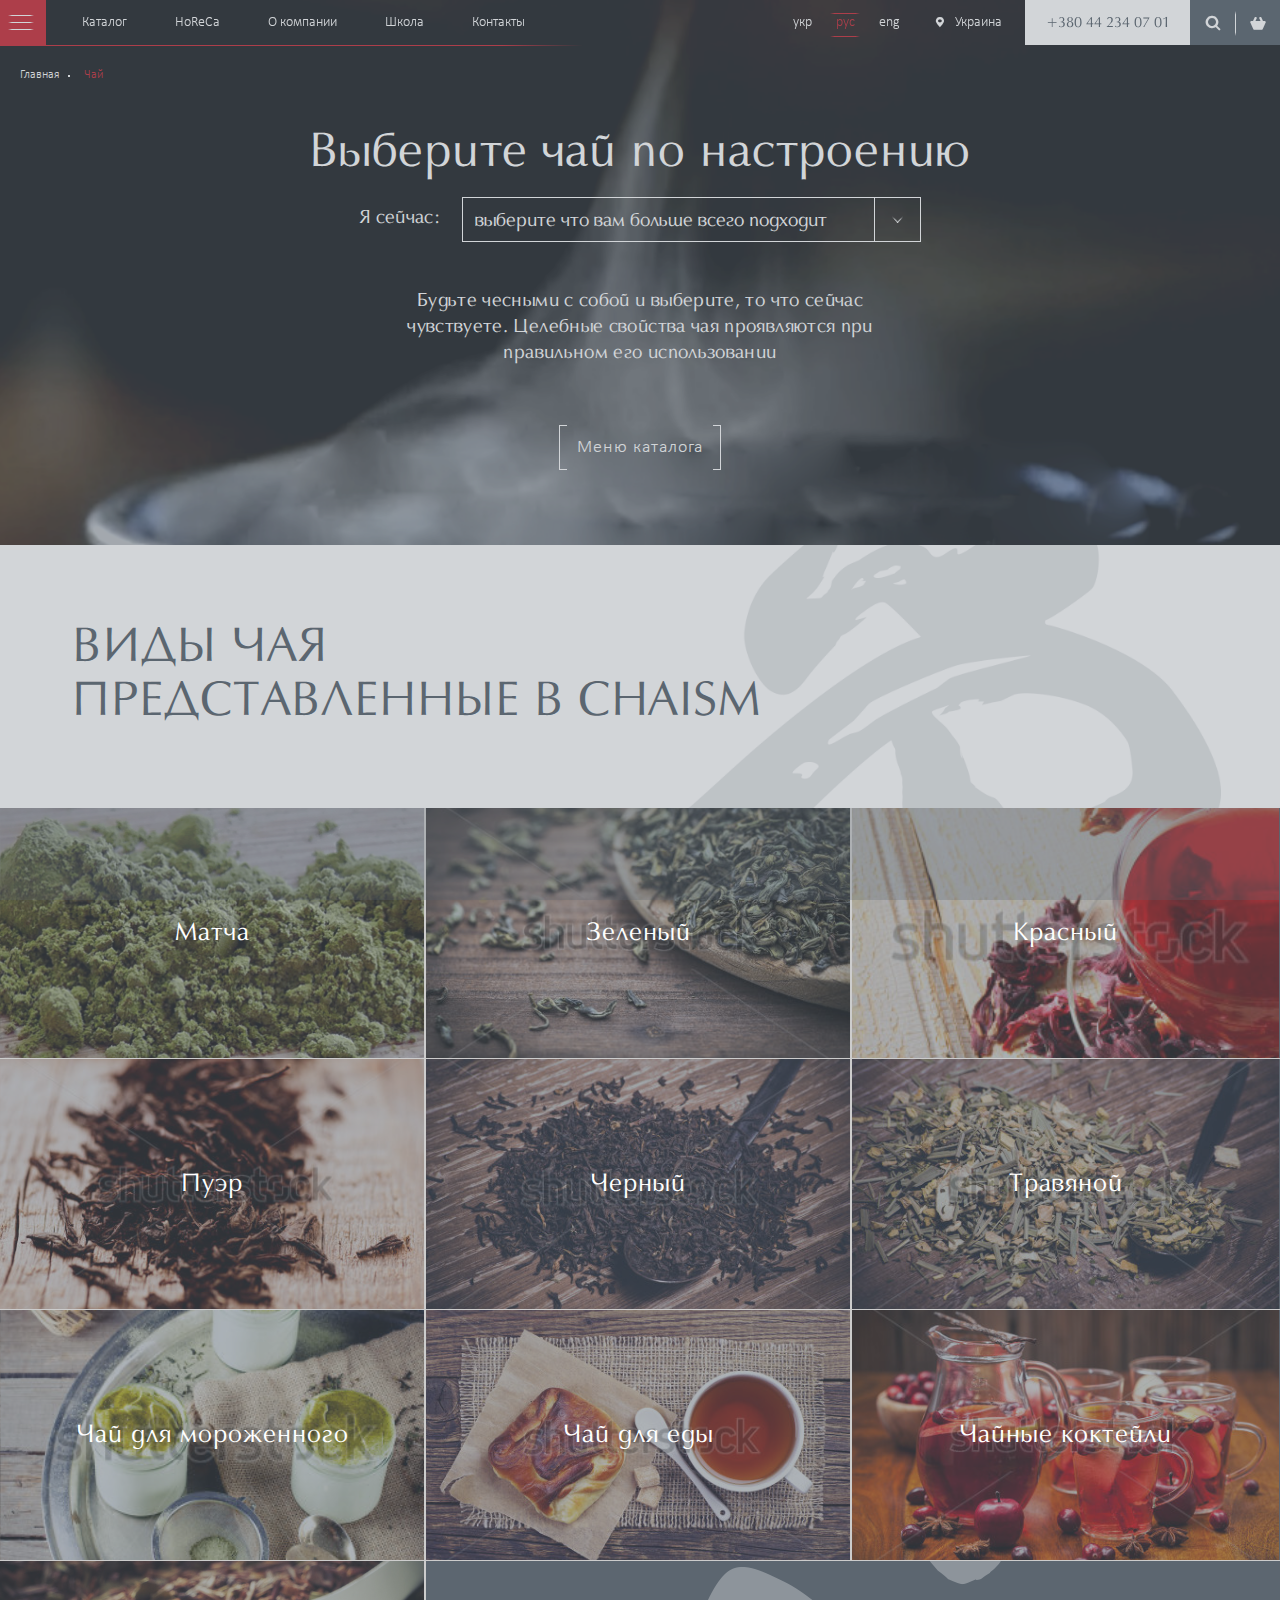
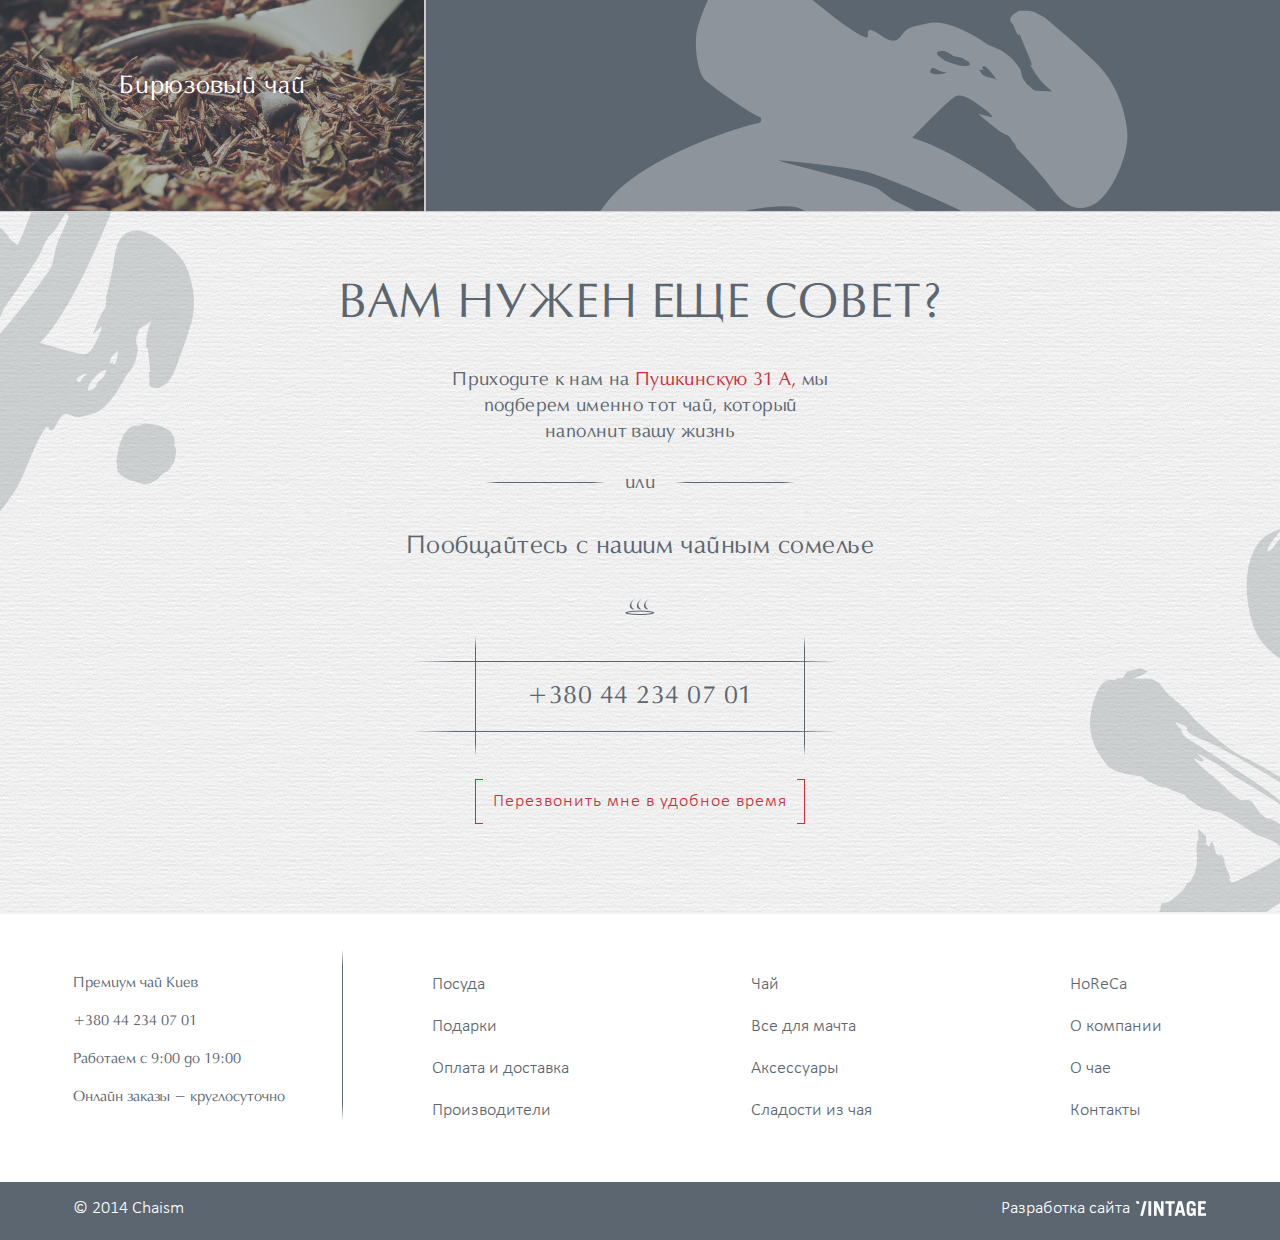
<file: catalog_v_0_1.html>
<!DOCTYPE HTML>
<html lang="en-US">
<head>
	<meta charset="UTF-8">
	<meta name="viewport" content="width=device-width, initial-scale=1"/>
	<title>Chaism</title>
	<link rel="icon" href="img/favicon.png"/>
	<link rel="stylesheet" href="css/screen.css">
	<link rel="stylesheet" href="css/style-icon.css">
	<link rel="stylesheet" href="css/owl.carousel.css"/>
	<link rel="stylesheet" href="css/animate.css"/>
	<link rel="stylesheet" href="css/select2.css">
	<link rel="stylesheet" href="js/fancyBox/jquery.fancybox.css">

	<!--<script src="js/html5shiv.js"></script>-->
	<script type="text/javascript" src="js/modernizr-v2.8.3.js"></script>
</head>
<body>
<div class="preloader">
	<div class="preloader__img">
		<img src="img/gif/pre.gif"/>
	</div>
</div>
<div class="wrapper">
	<header>
		<div class="header__top clearfix">
			<div class="header__menu clearfix">
				<div class="menu-slider">
					<div class="btn-menu">
						<span></span>
					</div>
				</div>
				<nav class="main-menu">
					<ul>
						<li><a href="#">Каталог</a></li>
						<li><a href="#">HoReCa</a></li>
						<li><a href="#">О компании</a></li>
						<li><a href="#">Школа</a></li>
						<li><a href="#">Контакты</a></li>
					</ul>
				</nav>
			</div>
			<div class="header__navigation clearfix">
				<div class="lang">
					<ul>
						<li><a href="#">укр</a></li>
						<li class="active"><a href="#">рус</a></li>
						<li><a href="#">eng</a></li>
					</ul>
				</div>
				<div class="country">
					<a href="#">
						<i class="icon-map"></i>Украина
					</a>
				</div>
				<div class="country-pop-up">
					<h3>Где вы находитесь?</h3>
					<ul>
						<li class="active"><a href="#">Украина</a></li>
						<li><a href="#">Европа</a></li>
						<li><a href="#">Россия</a></li>
					</ul>
					<a class="btn-close" href="#"></a>
				</div>
				<div class="tel-number">
					<p>+380 44 234 07 01</p>
				</div>
				<div class="nav-btn clearfix">
					<div class="nav-btn__country">
						<i class="icon-map"></i>
					</div>
					<div class="nav-btn__search">
						<i class="icon-search"></i>
					</div>
					<div class="search-pop-up">
						<label>
							<i class="icon-search"></i>
							<input type="text" placeholder="Search..."/>
						</label>
						<input type="submit" value="Поиск"/>
						<a class="btn-close" href="#"></a>
					</div>
					<a href="#cart-pop-up" class="nav-btn__basket">
						<i class="icon-basket"></i>
					</a>
				</div>
			</div>
		</div>
		<div class="menu-pop-up">
			<div class="sub-menu">
				<ul>
					<li class="active"><a href="#">Чай</a></li>
					<li><a href="#">Все для матча</a></li>
					<li><a href="#">Аксессуары</a></li>
					<li><a href="#">Сладости из чая</a></li>
					<li><a href="#">Посуда</a></li>
					<li><a href="#">Подарки</a></li>
				</ul>
				<div class="tea-list tea-list_active">
					<div class="tea-list__item clearfix">
						<a href="#" class="tea-list__item__tea" style="background-image: url(img/tea-match.png)"><span>Матча</span></a>
						<a href="#" class="tea-list__item__tea" style="background-image: url(img/tea-green.png)"><span>Зеленый</span></a>
						<a href="#" class="tea-list__item__tea" style="background-image: url(img/tea-red.png)"><span>Красный</span></a>
					</div>
					<div class="tea-list__item clearfix">
						<a href="#" class="tea-list__item__tea" style="background-image: url(img/tea-puer.png)"><span>Пуэр</span></a>
						<a href="#" class="tea-list__item__tea" style="background-image: url(img/tea-black.png)"><span>Черный</span></a>
						<a href="#" class="tea-list__item__tea" style="background-image: url(img/tea-herbal.png)"><span>Травяной</span></a>
					</div>
					<div class="tea-list__item clearfix">
						<a href="#" class="tea-list__item__tea"
						   style="background-image: url(img/tea-ice-cream.png)"><span>Чай для мороженного</span></a>
						<a href="#" class="tea-list__item__tea"
						   style="background-image: url(img/tea-for-food.png)"><span>Чай для еды</span></a>
						<a href="#" class="tea-list__item__tea"
						   style="background-image: url(img/tea-cocktail.png)"><span>Чайные коктейли</span></a>
					</div>
					<div class="tea-list__item clearfix">
						<a href="#" class="tea-list__item__tea" style="background-image: url(img/tea-last.png)"><span>Бирюзовый чай</span></a>
					</div>
				</div>
				<div class="tea-list">
					<div class="tea-list__item clearfix">
						<a href="#" class="tea-list__item__tea" style="background-image: url(img/tea-puer.png)"><span>Пуэр</span></a>
						<a href="#" class="tea-list__item__tea" style="background-image: url(img/tea-black.png)"><span>Черный</span></a>
						<a href="#" class="tea-list__item__tea" style="background-image: url(img/tea-herbal.png)"><span>Травяной</span></a>
					</div>
					<div class="tea-list__item clearfix">
						<a href="#" class="tea-list__item__tea"
						   style="background-image: url(img/tea-ice-cream.png)"><span>Чай для мороженного</span></a>
						<a href="#" class="tea-list__item__tea"
						   style="background-image: url(img/tea-for-food.png)"><span>Чай для еды</span></a>
						<a href="#" class="tea-list__item__tea"
						   style="background-image: url(img/tea-cocktail.png)"><span>Чайные коктейли</span></a>
					</div>
					<div class="tea-list__item clearfix">
						<a href="#" class="tea-list__item__tea" style="background-image: url(img/tea-last.png)"><span>Бирюзовый чай</span></a>
					</div>
				</div>
				<div class="tea-list">
					<div class="tea-list__item clearfix">
						<a href="#" class="tea-list__item__tea" style="background-image: url(img/tea-match.png)"><span>Матча</span></a>
						<a href="#" class="tea-list__item__tea" style="background-image: url(img/tea-green.png)"><span>Зеленый</span></a>
						<a href="#" class="tea-list__item__tea" style="background-image: url(img/tea-red.png)"><span>Красный</span></a>
					</div>
					<div class="tea-list__item clearfix">
						<a href="#" class="tea-list__item__tea" style="background-image: url(img/tea-last.png)"><span>Бирюзовый чай</span></a>
					</div>
				</div>
				<div class="tea-list">
					<div class="tea-list__item clearfix">
						<a href="#" class="tea-list__item__tea" style="background-image: url(img/tea-puer.png)"><span>Пуэр</span></a>
						<a href="#" class="tea-list__item__tea" style="background-image: url(img/tea-black.png)"><span>Черный</span></a>
						<a href="#" class="tea-list__item__tea" style="background-image: url(img/tea-herbal.png)"><span>Травяной</span></a>
					</div>
					<div class="tea-list__item clearfix">
						<a href="#" class="tea-list__item__tea"
						   style="background-image: url(img/tea-ice-cream.png)"><span>Чай для мороженного</span></a>
						<a href="#" class="tea-list__item__tea"
						   style="background-image: url(img/tea-for-food.png)"><span>Чай для еды</span></a>
						<a href="#" class="tea-list__item__tea"
						   style="background-image: url(img/tea-cocktail.png)"><span>Чайные коктейли</span></a>
					</div>
				</div>
			</div>
			<div class="vert-menu">
				<ul>
					<li class="active"><a href="#">Каталог</a></li>
					<li><a href="#">HoReCa</a></li>
					<li><a href="#">О компании</a></li>
					<li><a href="#">Школа</a></li>
					<li><a href="#">Контакты</a></li>
					<li><a href="#">Оплата и доставка</a></li>
					<li><a href="#">Производители</a></li>
				</ul>
			</div>
		</div>
	</header>
	<div class="breadcrumbs">
		<ul>
			<li><a href="#">Главная</a></li>
			<li class="active"><a href="#">Чай</a></li>
		</ul>
	</div>
	<div class="catalog-slider">
		<h1>Выберите чай по настроению</h1>

		<div class="select-yours">
			<label for="teaSelect">Я сейчас:</label>
			<select id="teaSelect" class="select_catalog">
				<option value=""></option>
				<option value="fun">весело</option>
				<option value="creativ">творчески</option>
				<option value="animate">одушевленно</option>
			</select>
		</div>

		<p>Будьте чесными с собой и выберите, то что сейчас чувствуете.
			Целебные свойства чая проявляются
			при правильном его использовании</p>

		<div class="btn-w">
			<a class="btn-main" href="#">Меню каталога</a>
		</div>

	</div>
	<div class="content">
		<div class="kinds-of-tea">
			<h1>Виды чая<br/>
				представленные в <span>Chaism</span></h1>
		</div>
		<div class="product-slide_catalog">
			<div class="product-slide__group clearfix">
				<a href="#" class="product-slide__group__item">
					<span>Матча</span>

					<div class="img-catalog" style="background-image: url(img/tea-match.png)"></div>
				</a>
				<a href="#" class="product-slide__group__item">
					<span>Зеленый</span>

					<div class="img-catalog" style="background-image: url(img/tea-green.png)"></div>
				</a>
				<a href="#" class="product-slide__group__item">
					<span>Красный</span>

					<div class="img-catalog" style="background-image: url(img/tea-red.png)"></div>
				</a>
			</div>
			<div class="product-slide__group clearfix">
				<a href="#" class="product-slide__group__item">
					<span>Пуэр</span>

					<div class="img-catalog" style="background-image: url(img/tea-puer.png)"></div>
				</a>
				<a href="#" class="product-slide__group__item">
					<span>Черный</span>

					<div class="img-catalog" style="background-image: url(img/tea-black.png)"></div>
				</a>
				<a href="#" class="product-slide__group__item">
					<span>Травяной</span>

					<div class="img-catalog" style="background-image: url(img/tea-herbal.png)"></div>
				</a>
			</div>
			<div class="product-slide__group clearfix">
				<a href="#" class="product-slide__group__item">
					<span>Чай для мороженного</span>

					<div class="img-catalog" style="background-image: url(img/tea-ice-cream.png)"></div>
				</a>
				<a href="#" class="product-slide__group__item">
					<span>Чай для еды</span>

					<div class="img-catalog" style="background-image: url(img/tea-for-food.png)"></div>
				</a>
				<a href="#" class="product-slide__group__item">
					<span>Чайные коктейли</span>

					<div class="img-catalog" style="background-image: url(img/tea-cocktail.png)"></div>
				</a>
			</div>
			<div class="product-slide__group clearfix">
				<a href="#" class="product-slide__group__item">
					<span>Бирюзовый чай</span>

					<div class="img-catalog" style="background-image: url(img/tea-last.png)"></div>
				</a>
			</div>
		</div>
		<div class="advice-slide">
			<div class="advice-slide__i">
				<h1>Вам нужен еще совет?</h1>

				<p>
					Приходите к нам на <span>Пушкинскую 31 А,</span>
					мы подберем именно тот чай, который
					наполнит вашу жизнь
				</p>

				<div class="split-line">
					<p>или</p>
				</div>
				<h3>Пообщайтесь с нашим чайным сомелье</h3>
				<i class="icon-cup"></i>

				<div class="tel-wrap">
					<p>+380 44 234 07 01</p>
				</div>
				<div class="btn-w">
					<a href="#" class="btn-main">Перезвонить мне в удобное время</a>
				</div>
			</div>
		</div>
	</div>
	<footer>
		<div class="footer-main">
			<div class="footer-main__i clearfix">
				<nav class="footer-nav clearfix">
					<ul>
						<li><a href="#">Посуда</a></li>
						<li><a href="#">Подарки</a></li>
						<li><a href="#">Оплата и доставка</a></li>
						<li><a href="#">Производители</a></li>
					</ul>
					<ul>
						<li><a href="#">Чай</a></li>
						<li><a href="#">Все для мачта</a></li>
						<li><a href="#">Аксессуары </a></li>
						<li><a href="#">Сладости из чая</a></li>
					</ul>
					<ul>
						<li><a href="#">HoReCa</a></li>
						<li><a href="#">О компании</a></li>
						<li><a href="#">О чае</a></li>
						<li><a href="#">Контакты</a></li>
					</ul>
				</nav>
				<div class="company-info">
					<p>Премиум чай Киев</p>

					<p>+380 44 234 07 01</p>

					<p>Работаем с 9:00 до 19:00</p>

					<p>Онлайн заказы - круглосуточно</p>
				</div>
			</div>
		</div>
		<div class="footer-bottom">
			<div class="footer-bottom__i clearfix">
				<div class="copyright">&copy 2014 Chaism</div>
				<div class="site-developer">
					<p>Разработка сайта</p>
					<a href="#"><img src="img/developer-logo.png" width="73" height="20"/></a>
				</div>
			</div>
		</div>
	</footer>
</div>
<div class="cart-pop-up" id="cart-pop-up">
	<div class="cart-title">
		<h3>Вы добавили в корзину</h3>
	</div>
	<table class="cart-table">
		<tr class="table-header">
			<th colspan="4">Наименование</th>
			<th>Сумма</th>
		</tr>
		<tr class="product-name">
			<td colspan="5">1. Матча GABA мятный урожай 14 апреля 2014 г.</td>
		</tr>
		<tr class="prod-item">
			<td class="cell-1" rowspan="2"><img src="img/cart-prod_157x155.png" width="157" height="155"/></td>
			<td class="cell-2">Упаковка:</td>
			<td class="cell-3">Цена:</td>
			<td class="cell-4">Количество:</td>
			<td class="cell-5" rowspan="2">
				<p>980 грн.</p>
				<a class="btn-del" href="#"></a>
			</td>
		</tr>
		<tr class="prod-item-calc">
			<td class="cell-1">
				<select name="pack" class="select-pack">
					<option value="25">25 гр.</option>
					<option value="50">50 гр.</option>
					<option value="100">100 гр.</option>
				</select>
			</td>
			<td class="cell-2">490 грн.</td>
			<td class="cell-3">
				<div class="select-quantity">
					<input type="text" value="1">
					<p>шт.</p>
					<span class="arrow-up"><i></i></span>
					<span class="arrow-down"><i></i></span>
				</div>
			</td>
		</tr>
		<tr class="product-name">
			<td colspan="5">2. Чайник My Big Tea teapot</td>
		</tr>
		<tr class="prod-item">
			<td class="cell-1" rowspan="2"><img src="img/cart-prod1_157x155.png" width="157" height="155"/></td>
			<td class="cell-2">Цвет:</td>
			<td class="cell-3">Цена:</td>
			<td class="cell-4">Количество:</td>
			<td class="cell-5" rowspan="2">
				<p>1370 грн.</p>
				<a class="btn-del" href="#"></a>
			</td>
		</tr>
		<tr class="prod-item-calc">
			<td class="cell-1">Красный</td>
			<td class="cell-2">1370 грн.</td>
			<td class="cell-3">
				<div class="select-quantity">
					<input type="text" value="1">
					<p>шт.</p>
					<span class="arrow-up"><i></i></span>
					<span class="arrow-down"><i></i></span>
				</div>
			</td>
		</tr>
		<tr class="prod-sum">
			<td colspan="5">Всего: 2 350 грн.</td>
		</tr>
	</table>
	<div class="cart-buttons">
		<a href="#" class="btn_gray">Продолжить покупки</a>
		<a href="#" class="btn_red">Оформить заказ</a>
	</div>
	<div class="recomend-slide">
		<p>Рекомендуем для приготовления и чаепития</p>
	</div>
	<div class="cart-slider">
		<div class="owl-carousel owl-carousel_cart">
			<a href="#">
				<span><i>Чашка</i> Lungo Tumblers</span>
				<img src="img/cart-slider.png" width="112" height="153"/>
				<span>800 грн.</span>
			</a>
			<a href="#">
				<span><i>Чашка</i> Lungo Tumblers</span>
				<img src="img/cart-slider.png" width="112" height="153"/>
				<span>800 грн.</span>
			</a>
		</div>
	</div>
</div>
</body>
<script type="text/javascript" src="js/jquery-1.9.1.js"></script>
<script type="text/javascript" src="js/jquery.scrollTo.js"></script>
<script type="text/javascript" src="js/skrollr.min.js"></script>
<script type="text/javascript" src="js/select2.js"></script>
<script type="text/javascript" src="js/fancyBox/jquery.fancybox.pack.js"></script>
<script type="text/javascript" src="js/start.js"></script>
</html>
</file>
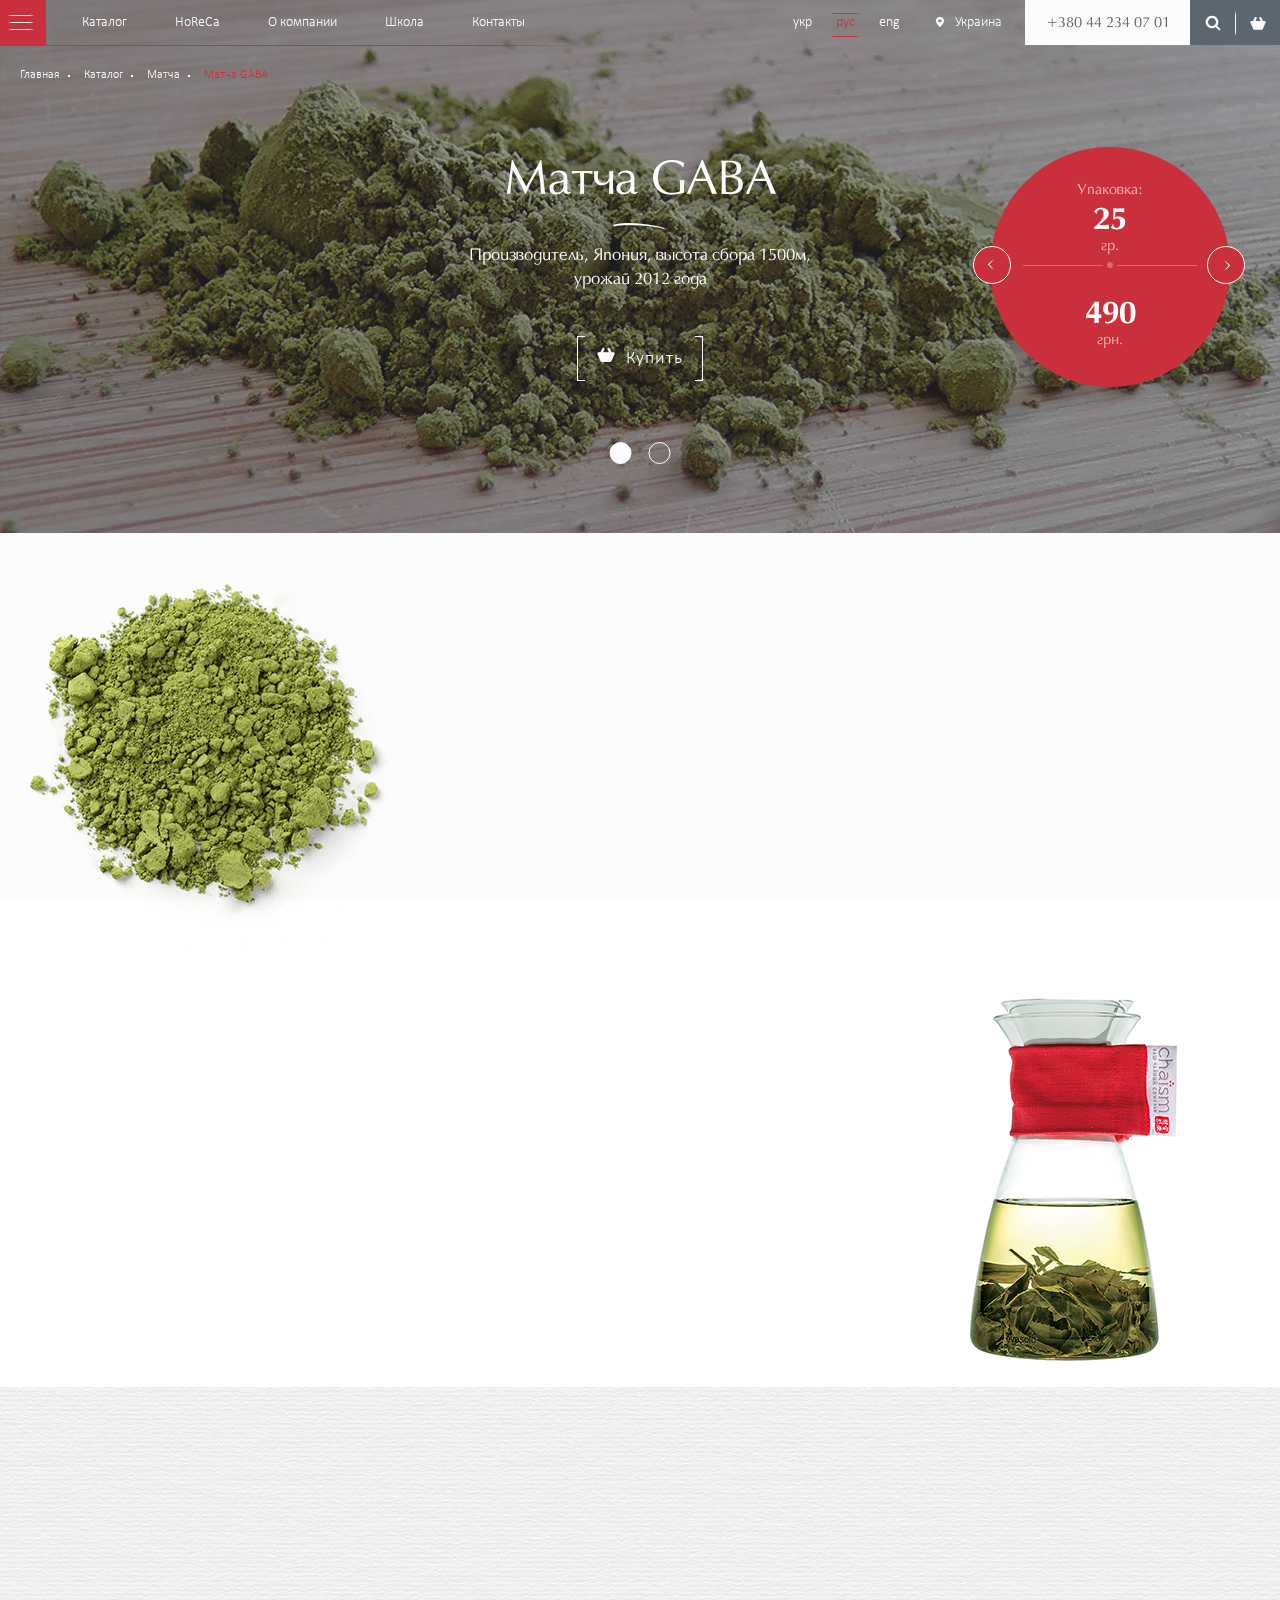
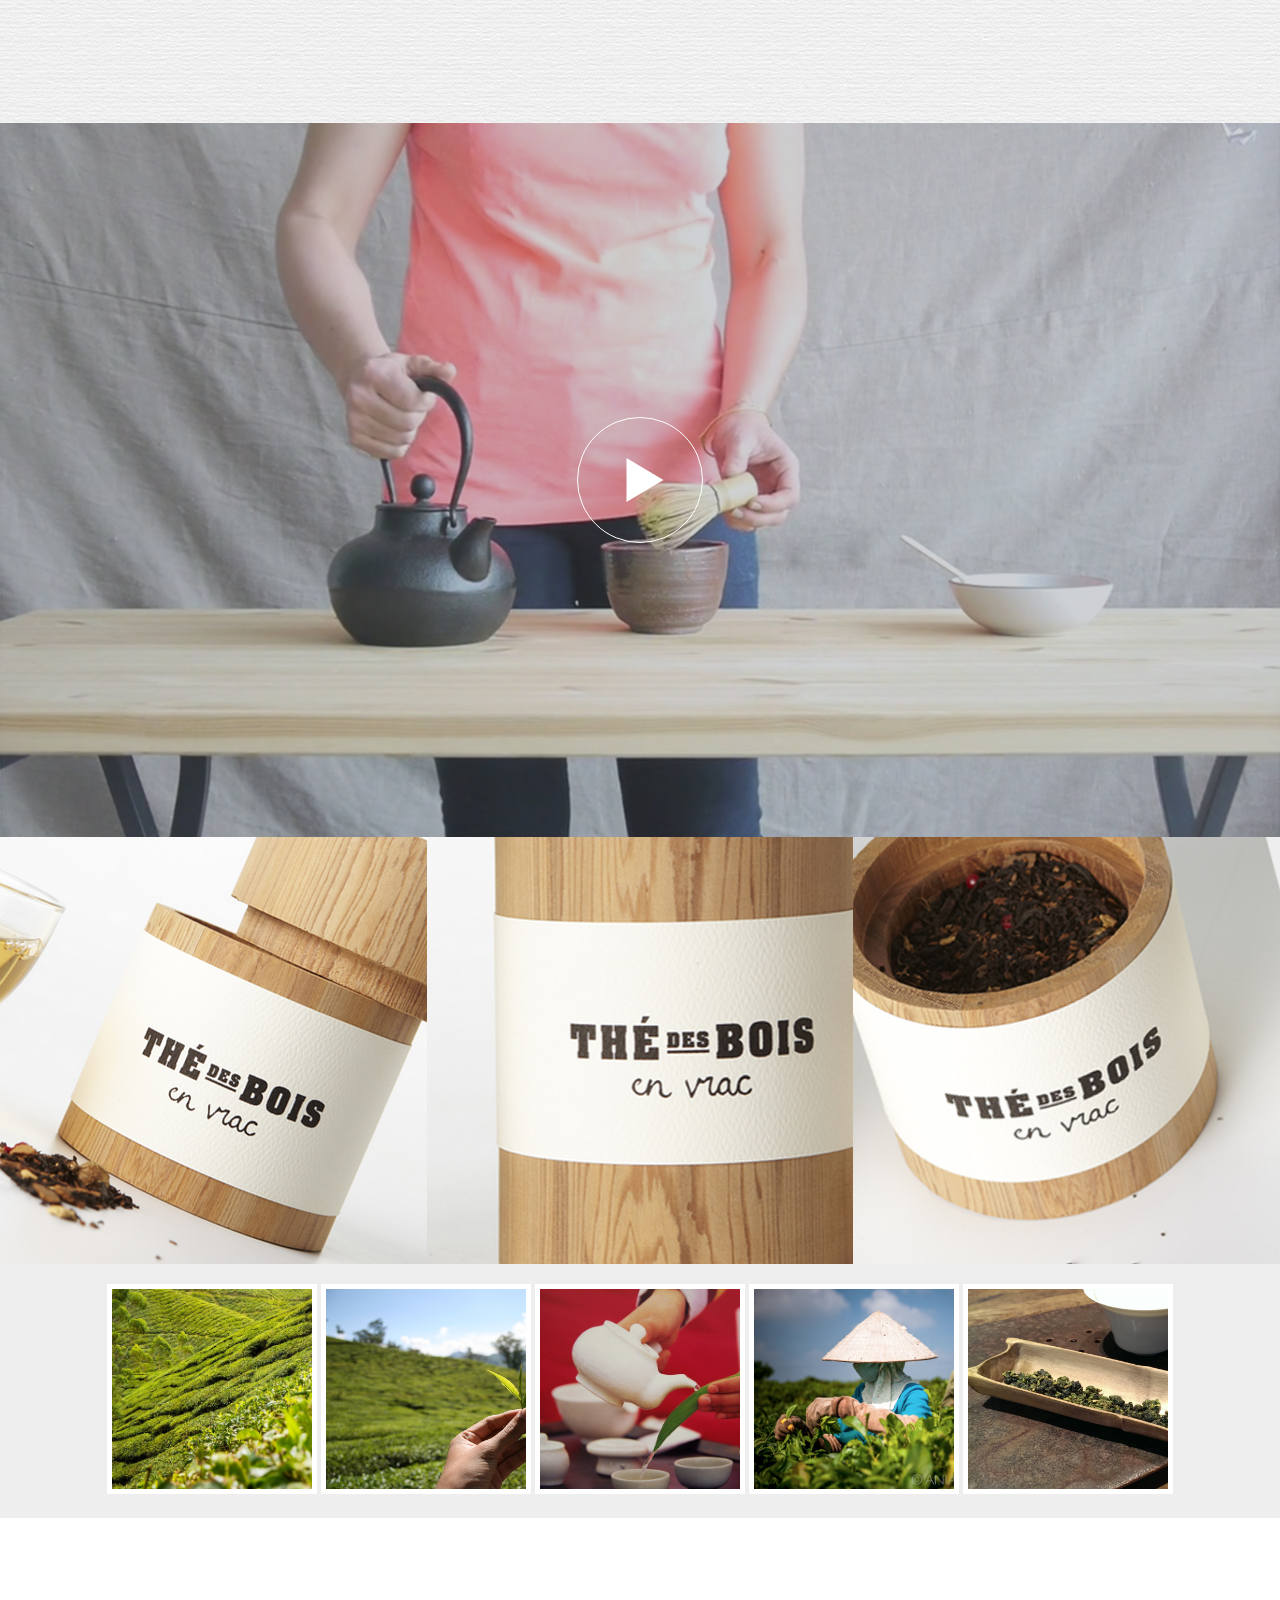
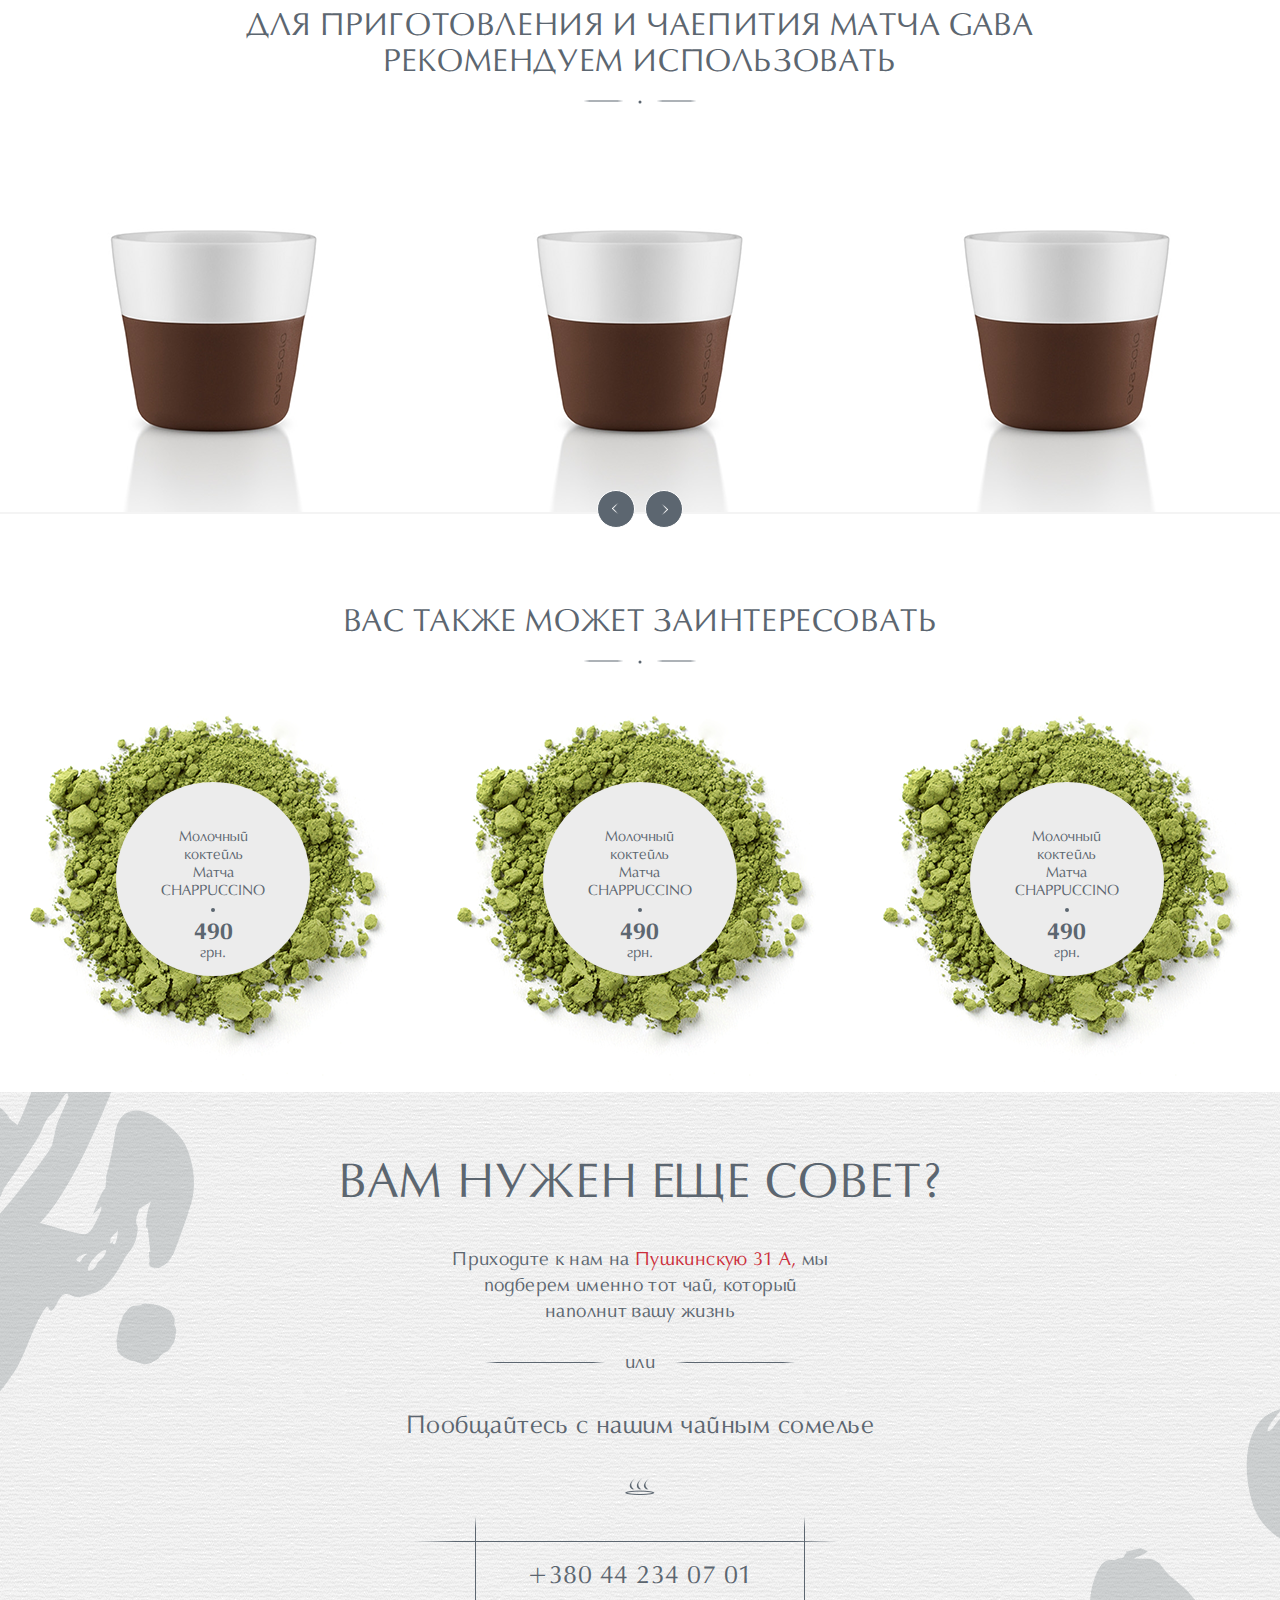
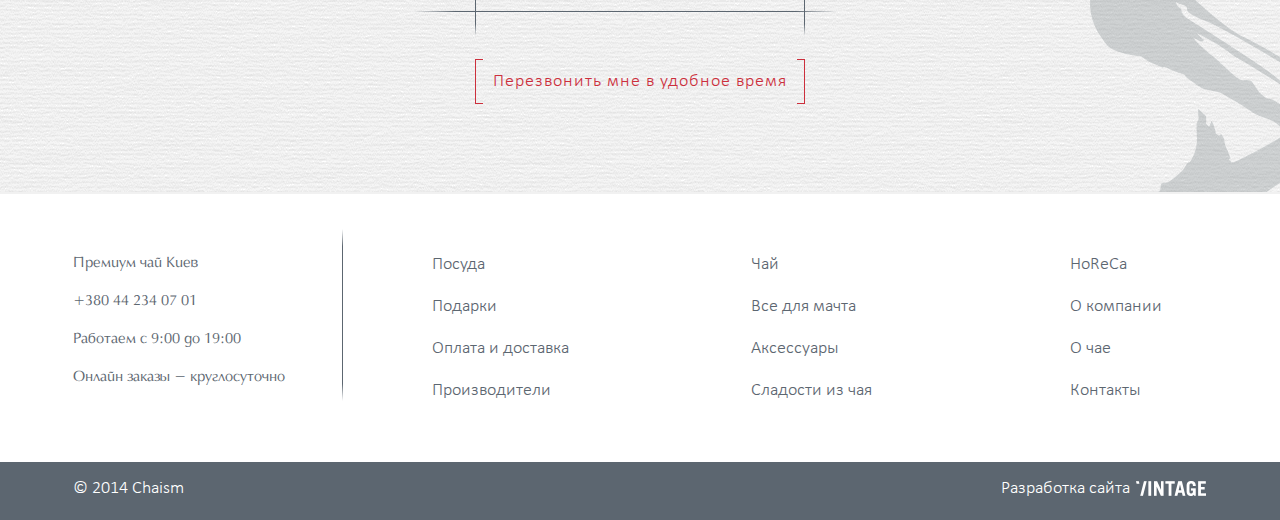
<file: product.html>
<!DOCTYPE HTML>
<html lang="en-US">
<head>
	<meta charset="UTF-8">
	<meta name="viewport" content="width=device-width, initial-scale=1"/>
	<title>Chaism</title>
	<link rel="icon" href="img/favicon.png"/>
	<link rel="stylesheet" href="css/screen.css">
	<link rel="stylesheet" href="css/style-icon.css">
	<link rel="stylesheet" href="css/owl.carousel.css"/>
	<link rel="stylesheet" href="css/animate.css"/>
	<link rel="stylesheet" href="css/select2.css">
	<link rel="stylesheet" href="js/fancyBox/jquery.fancybox.css">
	<!--<script src="js/html5shiv.js"></script>-->
	<script type="text/javascript" src="js/modernizr-v2.8.3.js"></script>
</head>
<body>
<div class="preloader">
	<div class="preloader__img">
		<img src="img/gif/pre.gif"/>
	</div>
</div>
<div class="wrapper">
	<header>
		<div class="header__top clearfix">
			<div class="header__menu clearfix">
				<div class="menu-slider">
					<div class="btn-menu">
						<span></span>
					</div>
				</div>
				<nav class="main-menu">
					<ul>
						<li><a href="#">Каталог</a></li>
						<li><a href="#">HoReCa</a></li>
						<li><a href="#">О компании</a></li>
						<li><a href="#">Школа</a></li>
						<li><a href="#">Контакты</a></li>
					</ul>
				</nav>
			</div>
			<div class="header__navigation clearfix">
				<div class="lang">
					<ul>
						<li><a href="#">укр</a></li>
						<li class="active"><a href="#">рус</a></li>
						<li><a href="#">eng</a></li>
					</ul>
				</div>
				<div class="country">
					<a href="#">
						<i class="icon-map"></i>Украина
					</a>
				</div>
				<div class="country-pop-up">
					<h3>Где вы находитесь?</h3>
					<ul>
						<li class="active"><a href="#">Украина</a></li>
						<li><a href="#">Европа</a></li>
						<li><a href="#">Россия</a></li>
					</ul>
					<a class="btn-close" href="#"></a>
				</div>
				<div class="tel-number">
					<p>+380 44 234 07 01</p>
				</div>
				<div class="nav-btn clearfix">
					<div class="nav-btn__country">
						<i class="icon-map"></i>
					</div>
					<div class="nav-btn__search">
						<i class="icon-search"></i>
					</div>
					<div class="search-pop-up">
						<label>
							<i class="icon-search"></i>
							<input type="text" placeholder="Search..."/>
						</label>
						<input type="submit" value="Поиск"/>
						<a class="btn-close" href="#"></a>
					</div>
					<a href="#cart-pop-up" class="nav-btn__basket">
						<i class="icon-basket"></i>
					</a>
				</div>
			</div>
		</div>
		<div class="menu-pop-up">
			<div class="sub-menu">
				<ul>
					<li class="active"><a href="#">Чай</a></li>
					<li><a href="#">Все для матча</a></li>
					<li><a href="#">Аксессуары</a></li>
					<li><a href="#">Сладости из чая</a></li>
					<li><a href="#">Посуда</a></li>
					<li><a href="#">Подарки</a></li>
				</ul>
				<div class="tea-list tea-list_active">
					<div class="tea-list__item clearfix">
						<a href="#" class="tea-list__item__tea" style="background-image: url(img/tea-match.png)"><span>Матча</span></a>
						<a href="#" class="tea-list__item__tea" style="background-image: url(img/tea-green.png)"><span>Зеленый</span></a>
						<a href="#" class="tea-list__item__tea" style="background-image: url(img/tea-red.png)"><span>Красный</span></a>
					</div>
					<div class="tea-list__item clearfix">
						<a href="#" class="tea-list__item__tea" style="background-image: url(img/tea-puer.png)"><span>Пуэр</span></a>
						<a href="#" class="tea-list__item__tea" style="background-image: url(img/tea-black.png)"><span>Черный</span></a>
						<a href="#" class="tea-list__item__tea" style="background-image: url(img/tea-herbal.png)"><span>Травяной</span></a>
					</div>
					<div class="tea-list__item clearfix">
						<a href="#" class="tea-list__item__tea"
						   style="background-image: url(img/tea-ice-cream.png)"><span>Чай для мороженного</span></a>
						<a href="#" class="tea-list__item__tea"
						   style="background-image: url(img/tea-for-food.png)"><span>Чай для еды</span></a>
						<a href="#" class="tea-list__item__tea"
						   style="background-image: url(img/tea-cocktail.png)"><span>Чайные коктейли</span></a>
					</div>
					<div class="tea-list__item clearfix">
						<a href="#" class="tea-list__item__tea" style="background-image: url(img/tea-last.png)"><span>Бирюзовый чай</span></a>
					</div>
				</div>
				<div class="tea-list">
					<div class="tea-list__item clearfix">
						<a href="#" class="tea-list__item__tea" style="background-image: url(img/tea-puer.png)"><span>Пуэр</span></a>
						<a href="#" class="tea-list__item__tea" style="background-image: url(img/tea-black.png)"><span>Черный</span></a>
						<a href="#" class="tea-list__item__tea" style="background-image: url(img/tea-herbal.png)"><span>Травяной</span></a>
					</div>
					<div class="tea-list__item clearfix">
						<a href="#" class="tea-list__item__tea"
						   style="background-image: url(img/tea-ice-cream.png)"><span>Чай для мороженного</span></a>
						<a href="#" class="tea-list__item__tea"
						   style="background-image: url(img/tea-for-food.png)"><span>Чай для еды</span></a>
						<a href="#" class="tea-list__item__tea"
						   style="background-image: url(img/tea-cocktail.png)"><span>Чайные коктейли</span></a>
					</div>
					<div class="tea-list__item clearfix">
						<a href="#" class="tea-list__item__tea" style="background-image: url(img/tea-last.png)"><span>Бирюзовый чай</span></a>
					</div>
				</div>
				<div class="tea-list">
					<div class="tea-list__item clearfix">
						<a href="#" class="tea-list__item__tea" style="background-image: url(img/tea-match.png)"><span>Матча</span></a>
						<a href="#" class="tea-list__item__tea" style="background-image: url(img/tea-green.png)"><span>Зеленый</span></a>
						<a href="#" class="tea-list__item__tea" style="background-image: url(img/tea-red.png)"><span>Красный</span></a>
					</div>
					<div class="tea-list__item clearfix">
						<a href="#" class="tea-list__item__tea" style="background-image: url(img/tea-last.png)"><span>Бирюзовый чай</span></a>
					</div>
				</div>
				<div class="tea-list">
					<div class="tea-list__item clearfix">
						<a href="#" class="tea-list__item__tea" style="background-image: url(img/tea-puer.png)"><span>Пуэр</span></a>
						<a href="#" class="tea-list__item__tea" style="background-image: url(img/tea-black.png)"><span>Черный</span></a>
						<a href="#" class="tea-list__item__tea" style="background-image: url(img/tea-herbal.png)"><span>Травяной</span></a>
					</div>
					<div class="tea-list__item clearfix">
						<a href="#" class="tea-list__item__tea"
						   style="background-image: url(img/tea-ice-cream.png)"><span>Чай для мороженного</span></a>
						<a href="#" class="tea-list__item__tea"
						   style="background-image: url(img/tea-for-food.png)"><span>Чай для еды</span></a>
						<a href="#" class="tea-list__item__tea"
						   style="background-image: url(img/tea-cocktail.png)"><span>Чайные коктейли</span></a>
					</div>
				</div>
			</div>
			<div class="vert-menu">
				<ul>
					<li class="active"><a href="#">Каталог</a></li>
					<li><a href="#">HoReCa</a></li>
					<li><a href="#">О компании</a></li>
					<li><a href="#">Школа</a></li>
					<li><a href="#">Контакты</a></li>
					<li><a href="#">Оплата и доставка</a></li>
					<li><a href="#">Производители</a></li>
				</ul>
			</div>
		</div>
	</header>
	<div class="breadcrumbs">
		<ul>
			<li><a href="#">Главная</a></li>
			<li><a href="#">Каталог</a></li>
			<li><a href="#">Матча</a></li>
			<li class="active"><a href="#">Матча GABA</a></li>
		</ul>
	</div>
	<div class="product-slider">
		<div class="owl-carousel owl-carousel_main">
			<img class="slider-bg" src="img/product_bg.png" width="1280" height="533"/>
			<img class="slider-bg" src="img/product_bg.png" width="1280" height="533"/>
		</div>
		<div class="product-item">
			<div class="product-content">
				<h1>Матча GABA</h1>
				<i class="icon-line-big"></i>

				<p>Производитель, Япония, высота сбора 1500м, урожай 2012 года</p>
				<div class="price-mobile">
					<p>
						<span>490</span><br/>грн.
					</p>
				</div>
				<div class="btn-w">
					<a class="btn-main" href="#">
						<i class="icon-basket"></i>
						Купить
					</a>
				</div>
			</div>
		</div>
		<div class="buy-bubble">
			<div class="owl-carousel owl-carousel_bubble">
				<div class="buy-bubble__content">
					<div class="buy-bubble__content__i">
						<div class="packet">
							<p>Упаковка: <br/>
								<strong>25</strong><br/>
								гр.
							</p>
						</div>
						<div class="decor-line"></div>
						<div class="price">
							<p><strong>490</strong><br/>
								грн.
							</p>
						</div>
						<div class="decor-line decor-line_lower"></div>
						<div class="btn-w">
							<a class="btn-main" href="#">
								<i class="icon-basket"></i>
								Купить
							</a>
						</div>
					</div>
				</div>
				<div class="buy-bubble__content">
					<div class="buy-bubble__content__i">
						<div class="packet">
							<p>Упаковка: <br/>
								<strong>50</strong><br/>
								гр.
							</p>
						</div>
						<div class="decor-line"></div>
						<div class="price">
							<p><strong>930</strong><br/>
								грн.
							</p>
						</div>
						<div class="decor-line decor-line_lower"></div>
						<div class="btn-w">
							<a class="btn-main" href="#">
								<i class="icon-basket"></i>
								Купить
							</a>
						</div>
					</div>
				</div>
				<div class="buy-bubble__content">
					<div class="buy-bubble__content__i">
						<div class="packet">
							<p>Упаковка: <br/>
								<strong>100</strong><br/>
								гр.
							</p>
						</div>
						<div class="decor-line"></div>
						<div class="price">
							<p><strong>1850</strong><br/>
								грн.
							</p>
						</div>
						<div class="decor-line decor-line_lower"></div>
						<div class="btn-w">
							<a class="btn-main" href="#">
								<i class="icon-basket"></i>
								Купить
							</a>
						</div>
					</div>
				</div>
			</div>
		</div>
	</div>
	<div class="content">
		<div class="product-info-list">
			<div class="product-info-list__item left clearfix">
				<div class="img">
					<img src="img/matcha_427x427.png" width="427" height="427"/>
				</div>
				<div class="text right" style="background-image: url(img/patterns/peper_pat_d.png);">
					<p>Матча (маття) GABA – зеленый чай с высоким содержанием
						гамма-аминомасляной кислоты (ГАМК, GABA). Способ
						производства этого чая разработан Национальным
						Институтом Растений и Чайной Науки Японии. Чай Матча
						GABA отличается насыщенным зеленым цветом, густым
						ароматом крепкого чая, нежным вкусом с легкой
						кислинкой, послевкусие сладкое.</p>
				</div>
			</div>
			<div class="product-info-list__item right clearfix">
				<div class="img">
					<img src="img/tea_427x427.png" width="427" height="427"/>
				</div>
				<div class="text left">
					<h1>Польза</h1>

					<p>Эффект от этого чая в десять раз превосходит эффект от
						обычного Матча. ГАМК (GABA) регулирует кровяное
						давление, отвечает за самообладание человека,
						координацию и защитные функции организма.</p>

					<div class="btn-w">
						<a class="btn-main" href="#">
							<i class="icon-basket"></i>
							Купить
						</a>
					</div>
				</div>
			</div>
		</div>
		<div class="product-about">
			<div class="product-about__i clearfix">
				<div class="product-about__item">
					<div class="product-about__item__img">
						<i class="icon-rock"></i>
					</div>
					<div class="product-about__item__title">
						<h4>Где растет, время сбора</h4>

						<p>Долина Уджи, префектура Киото (Япония). Весна-Лето.</p>
					</div>
				</div>
				<div class="product-about__item">
					<div class="product-about__item__img">
						<i class="icon-cup-in-circle"></i>
					</div>
					<div class="product-about__item__title">
						<h4>Как приготовить</h4>

						<p>1,5 – 2 г чая залить 60-70 мл горячей (70-80 С)
							мягкой воды или молока, взбить в густую пену.</p>
					</div>
				</div>
				<div class="product-about__item">
					<div class="product-about__item__img">
						<i class="icon-hands"></i>
					</div>
					<div class="product-about__item__title">
						<h4>Рекомендации</h4>

						<p>При больших физических нагрузках
							и активной умственной работе, особенно людям
							среднего и старшего возраста.</p>
					</div>
				</div>
			</div>
		</div>
		<div class="product-video">
			<img src="img/product-video-img.png" width="1280" height="714"/>
			<div class="icon-play"></div>
			<video loop>
				<source src="video/cup-of-tea.mp4" type="video/mp4">
				<source src="#" type="video/webm">
			</video>
		</div>
		<div class="tea-wrapp">
			<div class="tea-wrapp__title">
				<p>Упаковка</p>
			</div>
			<div class="tea-wrapp__item" style="background-image: url(img/line_img.png)"></div>
			<div class="tea-wrapp__item" style="background-image: url(img/line_img1.png)"></div>
			<div class="tea-wrapp__item" style="background-image: url(img/line_img2.png)"></div>
		</div>
		<div class="gallery">
			<a class="fancybox-pic" rel="fancybox-pic" href="img/our-tea-1.png">
				<div class="mini-img" style="background-image: url('img/our-tea-1.png')"></div>
			</a>
			<a class="fancybox-pic" rel="fancybox-pic" href="img/our-tea-2.png">
				<div class="mini-img" style="background-image: url('img/our-tea-2.png')"></div>
			</a>
			<a class="fancybox-pic" rel="fancybox-pic" href="img/our-tea-3.png">
				<div class="mini-img" style="background-image: url('img/our-tea-3.png')"></div>
			</a>
			<a class="fancybox-pic" rel="fancybox-pic" href="img/our-tea-4.png">
				<div class="mini-img" style="background-image: url('img/our-tea-4.png')"></div>
			</a>
			<a class="fancybox-pic" rel="fancybox-pic" href="img/our-tea-5.png">
				<div class="mini-img" style="background-image: url('img/our-tea-5.png')"></div>
			</a>
		</div>
		<div class="other-offers">
			<div class="other-offers__title">
				<h2>Для приготовления и чаепития Матча GABA
					рекомендуем использовать</h2>

				<div class="decor-line"></div>
			</div>
			<div class="other-offers__list other-offers_prod clearfix">
				<div class="owl-carousel owl-carousel_prod">
					<div class="other-proposition__item">
						<img src="img/cup_407x407.png" width="407" height="407"/>
						<a href="#" class="buy-prod">
							<div class="buy__i">
								<div class="title">
									<p>
										<span>Чашка</span> <br/>
										Lungo Tumblers
									</p>
								</div>
								<div class="decor-line"></div>
								<div class="price">
									<p><strong>800</strong><br/>
										грн.
									</p>
								</div>
							</div>
						</a>
					</div>
					<div class="other-proposition__item">
						<img src="img/cup_407x407.png" width="407" height="407"/>
						<a href="#" class="buy-prod">
							<div class="buy__i">
								<div class="title">
									<p>
										<span>Чашка</span> <br/>
										Lungo Tumblers
									</p>
								</div>
								<div class="decor-line"></div>
								<div class="price">
									<p><strong>800</strong><br/>
										грн.
									</p>
								</div>
							</div>
						</a>
					</div>
					<div class="other-proposition__item">
						<img src="img/cup_407x407.png" width="407" height="407"/>
						<a href="#" class="buy-prod">
							<div class="buy__i">
								<div class="title">
									<p>
										<span>Чашка</span> <br/>
										Lungo Tumblers
									</p>
								</div>
								<div class="decor-line"></div>
								<div class="price">
									<p><strong>800</strong><br/>
										грн.
									</p>
								</div>
							</div>
						</a>
					</div>
				</div>
			</div>
		</div>
		<div class="other-offers">
			<div class="other-offers__title">
				<h2>Вас также может заинтересовать</h2>

				<div class="decor-line"></div>
			</div>
			<div class="other-offers__list other-offers_tea clearfix">
				<div class="other-proposition__item">
					<img src="img/matcha_427x427.png" width="427" height="427"/>

					<div class="buy-tea">
						<div class="buy__i">
							<div class="title">
								<p>
									Молочный<br/> коктейль<br/> Матча<br/>
									<span>CHAPPUCCINO</span>
								</p>
							</div>
							<div class="decor-line"></div>
							<div class="price">
								<p><strong>490</strong><br/>
									грн.
								</p>
							</div>
							<div class="btn-w">
								<a href="#" class="btn-buy">
									<span class="icon-basket"></span>
								</a>
								<a href="#" class="btn-buy">
									<span class="icon-arrow"></span>
								</a>
							</div>
						</div>
					</div>
				</div>
				<div class="other-proposition__item">
					<img src="img/matcha_427x427.png" width="427" height="427"/>

					<div class="buy-tea">
						<div class="buy__i">
							<div class="title">
								<p>
									Молочный<br/> коктейль<br/> Матча<br/>
									<span>CHAPPUCCINO</span>
								</p>
							</div>
							<div class="decor-line"></div>
							<div class="price">
								<p><strong>490</strong><br/>
									грн.
								</p>
							</div>
							<div class="btn-w">
								<a href="#" class="btn-buy">
									<span class="icon-basket"></span>
								</a>
								<a href="#" class="btn-buy">
									<span class="icon-arrow"></span>
								</a>
							</div>
						</div>
					</div>
				</div>
				<div class="other-proposition__item">
					<img src="img/matcha_427x427.png" width="427" height="427"/>

					<div class="buy-tea">
						<div class="buy__i">
							<div class="title">
								<p>
									Молочный<br/> коктейль<br/> Матча<br/>
									<span>CHAPPUCCINO</span>
								</p>
							</div>
							<div class="decor-line"></div>
							<div class="price">
								<p><strong>490</strong><br/>
									грн.
								</p>
							</div>
							<div class="btn-w">
								<a href="#" class="btn-buy">
									<span class="icon-basket"></span>
								</a>
								<a href="#" class="btn-buy">
									<span class="icon-arrow"></span>
								</a>
							</div>
						</div>
					</div>
				</div>
			</div>
		</div>
		<div class="advice-slide">
			<div class="advice-slide__i">
				<h1>Вам нужен еще совет?</h1>

				<p>
					Приходите к нам на <span>Пушкинскую 31 А,</span>
					мы подберем именно тот чай, который
					наполнит вашу жизнь
				</p>

				<div class="split-line">
					<p>или</p>
				</div>
				<h3>Пообщайтесь с нашим чайным сомелье</h3>
				<i class="icon-cup"></i>

				<div class="tel-wrap">
					<p>+380 44 234 07 01</p>
				</div>
				<div class="btn-w">
					<a href="#" class="btn-main">Перезвонить мне в удобное время</a>
				</div>
			</div>
		</div>
	</div>
	<footer>
		<div class="footer-main">
			<div class="footer-main__i clearfix">
				<nav class="footer-nav clearfix">
					<ul>
						<li><a href="#">Посуда</a></li>
						<li><a href="#">Подарки</a></li>
						<li><a href="#">Оплата и доставка</a></li>
						<li><a href="#">Производители</a></li>
					</ul>
					<ul>
						<li><a href="#">Чай</a></li>
						<li><a href="#">Все для мачта</a></li>
						<li><a href="#">Аксессуары </a></li>
						<li><a href="#">Сладости из чая</a></li>
					</ul>
					<ul>
						<li><a href="#">HoReCa</a></li>
						<li><a href="#">О компании</a></li>
						<li><a href="#">О чае</a></li>
						<li><a href="#">Контакты</a></li>
					</ul>
				</nav>
				<div class="company-info">
					<p>Премиум чай Киев</p>

					<p>+380 44 234 07 01</p>

					<p>Работаем с 9:00 до 19:00</p>

					<p>Онлайн заказы - круглосуточно</p>
				</div>
			</div>
		</div>
		<div class="footer-bottom">
			<div class="footer-bottom__i clearfix">
				<div class="copyright">&copy 2014 Chaism</div>
				<div class="site-developer">
					<p>Разработка сайта</p>
					<a href="#"><img src="img/developer-logo.png" width="73" height="20"/></a>
				</div>
			</div>
		</div>
	</footer>
</div>
<div class="cart-pop-up" id="cart-pop-up">
	<div class="cart-title">
		<h3>Вы добавили в корзину</h3>
	</div>
	<table class="cart-table">
		<tr class="table-header">
			<th colspan="4">Наименование</th>
			<th>Сумма</th>
		</tr>
		<tr class="product-name">
			<td colspan="5">1. Матча GABA мятный урожай 14 апреля 2014 г.</td>
		</tr>
		<tr class="prod-item">
			<td class="cell-1" rowspan="2"><img src="img/cart-prod_157x155.png" width="157" height="155"/></td>
			<td class="cell-2">Упаковка:</td>
			<td class="cell-3">Цена:</td>
			<td class="cell-4">Количество:</td>
			<td class="cell-5" rowspan="2">
				<p>980 грн.</p>
				<a class="btn-del" href="#"></a>
			</td>
		</tr>
		<tr class="prod-item-calc">
			<td class="cell-1">
				<select name="pack" class="select-pack">
					<option value="25">25 гр.</option>
					<option value="50">50 гр.</option>
					<option value="100">100 гр.</option>
				</select>
			</td>
			<td class="cell-2">490 грн.</td>
			<td class="cell-3">
				<div class="select-quantity">
					<input type="text" value="1">
					<p>шт.</p>
					<span class="arrow-up"><i></i></span>
					<span class="arrow-down"><i></i></span>
				</div>
			</td>
		</tr>
		<tr class="product-name">
			<td colspan="5">2. Чайник My Big Tea teapot</td>
		</tr>
		<tr class="prod-item">
			<td class="cell-1" rowspan="2"><img src="img/cart-prod1_157x155.png" width="157" height="155"/></td>
			<td class="cell-2">Цвет:</td>
			<td class="cell-3">Цена:</td>
			<td class="cell-4">Количество:</td>
			<td class="cell-5" rowspan="2">
				<p>1370 грн.</p>
				<a class="btn-del" href="#"></a>
			</td>
		</tr>
		<tr class="prod-item-calc">
			<td class="cell-1">Красный</td>
			<td class="cell-2">1370 грн.</td>
			<td class="cell-3">
				<div class="select-quantity">
					<input type="text" value="1">
					<p>шт.</p>
					<span class="arrow-up"><i></i></span>
					<span class="arrow-down"><i></i></span>
				</div>
			</td>
		</tr>
		<tr class="prod-sum">
			<td colspan="5">Всего: 2 350 грн.</td>
		</tr>
	</table>
	<div class="cart-buttons">
		<a href="#" class="btn_gray">Продолжить покупки</a>
		<a href="#" class="btn_red">Оформить заказ</a>
	</div>
	<div class="recomend-slide">
		<p>Рекомендуем для приготовления и чаепития</p>
	</div>
	<div class="cart-slider">
		<div class="owl-carousel owl-carousel_cart">
			<a href="#">
				<span><i>Чашка</i> Lungo Tumblers</span>
				<img src="img/cart-slider.png" width="112" height="153"/>
				<span>800 грн.</span>
			</a>
			<a href="#">
				<span><i>Чашка</i> Lungo Tumblers</span>
				<img src="img/cart-slider.png" width="112" height="153"/>
				<span>800 грн.</span>
			</a>
		</div>
	</div>
</div>
</body>
<script type="text/javascript" src="js/jquery-1.9.1.js"></script>
<script type="text/javascript" src="js/jquery.scrollTo.js"></script>
<script type="text/javascript" src="js/skrollr.min.js"></script>
<script src="js/owl.carousel.js"></script>
<script type="text/javascript" src="js/select2.js"></script>
<script type="text/javascript" src="js/fancyBox/jquery.fancybox.pack.js"></script>
<script type="text/javascript" src="js/start.js"></script>
</html>
</file>
<file: css/screen.css>
@font-face { font-family: "Calibri"; src: url('../fonts/Calibri.ttf?1436202910') format('truetype'), url('../fonts/Calibri.woff?1436202910') format('woff'), url('../fonts/Calibri.eot?1436202910') format('embedded-opentype'); }
@font-face { font-family: "Calibri-Bold"; src: url('../fonts/Calibri-Bold.ttf?1436202950') format('truetype'), url('../fonts/Calibri-Bold.woff?1436202952') format('woff'), url('../fonts/Calibri-Bold.eot?1436202950') format('embedded-opentype'); }
@font-face { font-family: "Calibri-BoldItalic"; src: url('../fonts/Calibri-BoldItalic.ttf?1436202990') format('truetype'), url('../fonts/Calibri-BoldItalic.woff?1436202990') format('woff'), url('../fonts/Calibri-BoldItalic.eot?1436202990') format('embedded-opentype'); }
@font-face { font-family: "Calibri-Italic"; src: url('../fonts/Calibri-Italic.ttf?1436203034') format('truetype'), url('../fonts/Calibri-Italic.woff?1436203036') format('woff'), url('../fonts/Calibri-Italic.eot?1436203034') format('embedded-opentype'); }
@font-face { font-family: "Calibri-Light"; src: url('../fonts/Calibri-Light.ttf?1436203066') format('truetype'), url('../fonts/Calibri-Light.woff?1436203068') format('woff'), url('../fonts/Calibri-Light.eot?1436203066') format('embedded-opentype'); }
@font-face { font-family: "Calibri-LightItalic"; src: url('../fonts/Calibri-LightItalic.ttf?1436203126') format('truetype'), url('../fonts/Calibri-LightItalic.woff?1436203130') format('woff'), url('../fonts/Calibri-LightItalic.eot?1436203128') format('embedded-opentype'); }
@font-face { font-family: "Opium"; src: url('../fonts/Opium.ttf?1414144648') format('truetype'), url('../fonts/Opium.woff?1414144648') format('woff'), url('../fonts/Opium.eot?1414144648') format('embedded-opentype'); }
@font-face { font-family: "Opium-Bold"; src: url('../fonts/Opium-Bold.ttf?1414144778') format('truetype'), url('../fonts/Opium-Bold.woff?1414144778') format('woff'), url('../fonts/Opium-Bold.eot?1414144778') format('embedded-opentype'); }
@font-face { font-family: "Opium-BoldItalic"; src: url('../fonts/Opium-BoldItalic.ttf?1414144926') format('truetype'), url('../fonts/Opium-BoldItalic.woff?1414144926') format('woff'), url('../fonts/Opium-BoldItalic.eot?1414144926') format('embedded-opentype'); }
@font-face { font-family: "Opium-Italic"; src: url('../fonts/Opium-Italic.ttf?1414144860') format('truetype'), url('../fonts/Opium-Italic.woff?1414144860') format('woff'), url('../fonts/Opium-Italic.eot?1414144860') format('embedded-opentype'); }
@font-face { font-family: 'icomoon'; src: url("../fonts/icomoon.eot?-3xy0f2"); src: url("../fonts/icomoon.eot?#iefix-3xy0f2") format("embedded-opentype"), url("../fonts/icomoon.ttf?-3xy0f2") format("truetype"), url("../fonts/icomoon.woff?-3xy0f2") format("woff"), url("../fonts/icomoon.svg?-3xy0f2#icomoon") format("svg"); font-weight: normal; font-style: normal; }
/* --------------- reset.css --------------- */
html, body, div, span, h1, h2, h3, h4, h5, h6, p, em, img, strong, sub, sup, b, u, i, dl, dt, dd, ol, ul, li, fieldset, form, label, table, tbody, tfoot, thead, tr, th, td { margin: 0; padding: 0; border: 0; outline: 0; vertical-align: baseline; background: transparent; }

a { margin: 0; padding: 0; vertical-align: baseline; background: transparent; text-decoration: none; color: #666; }

table { border-collapse: collapse; border-spacing: 0; }

td, td img { vertical-align: middle; }

input, select, button, textarea { margin: 0; font-size: 100%; color: #666; }

input[type="checkbox"] { vertical-align: bottom; }

input[type="radio"] { vertical-align: text-bottom; }

sub { vertical-align: sub; font-size: smaller; }

sup { vertical-align: super; font-size: smaller; }

/* --------------- /reset.css --------------- */
.clearfix:before, .clearfix:after { content: " "; display: block; height: 0; visibility: hidden; clear: both; }

.clearfix { zoom: 1; }

body { position: relative; }

label, input[type="button"], input[type="submit"], button { cursor: pointer; }

ul { list-style: none; }

.preloader { position: fixed; top: 0; left: 0; width: 100%; height: 100%; background: #5c6670; z-index: 120; }
.preloader .preloader__img { position: absolute; top: 50%; left: 50%; -moz-transform: translate(-50%, -50%); -ms-transform: translate(-50%, -50%); -webkit-transform: translate(-50%, -50%); transform: translate(-50%, -50%); }
.preloader .preloader__img img { display: block; }

.wrapper { overflow: hidden; }

header { position: fixed; top: 0; left: 0; z-index: 110; width: 100%; }
@media only screen and (max-width: 767px) { header { position: relative; } }

.header__top { position: relative; z-index: 10; }
@media only screen and (max-width: 767px) { .header__top { background-color: #fff; z-index: 25; border: 1px solid #f1f1f1; } }

.header__menu { float: left; }

.main-menu { float: left; padding-left: 46px; }
.main-menu:after { content: ' '; display: block; height: 1px; width: 100%; background: url('[data-uri]'); background: -webkit-gradient(linear, 100% 50%, 0% 50%, color-stop(0%, rgba(255, 255, 255, 0)), color-stop(15%, #cc2f3c), color-stop(100%, #cc2f3c)); background: -moz-linear-gradient(right, rgba(255, 255, 255, 0) 0%, #cc2f3c 15%, #cc2f3c 100%); background: -webkit-linear-gradient(right, rgba(255, 255, 255, 0) 0%, #cc2f3c 15%, #cc2f3c 100%); background: linear-gradient(to left, rgba(255, 255, 255, 0) 0%, #cc2f3c 15%, #cc2f3c 100%); }
.main-menu ul { padding-right: 20px; }
@media only screen and (min-width: 768px) and (max-width: 1024px) and (orientation: portrait) { .main-menu ul { display: none; } }
@media only screen and (max-width: 767px) { .main-menu ul { display: none; } }
.main-menu ul li { display: inline-block; padding-right: 32px; }
.main-menu ul li:first-child { padding-left: 30px; }
.main-menu ul li a { position: relative; display: inline-block; height: 45px; line-height: 45px; font-family: Calibri-Light, Arial, sans-serif; font-size: 14px; color: #fff; padding: 0 6px; }
.main-menu ul li a:after { content: ' '; display: block; position: absolute; bottom: -1px; left: 0; width: 100%; height: 1px; z-index: 20; -moz-transition: all 0.3s linear; -o-transition: all 0.3s linear; -webkit-transition: all 0.3s linear; -ms-transition: all 0.3s linear; transition: all 0.3s linear; }
.main-menu ul li a:hover:after { background: #fff; }
.main-menu ul .active a:after { background: #fff; }

.move { -moz-transition: all 0.3s linear; -o-transition: all 0.3s linear; -webkit-transition: all 0.3s linear; -ms-transition: all 0.3s linear; transition: all 0.3s linear; background: #fff; }
.move .main-menu:after { display: none; }
.move .main-menu a { color: #5c6670; }
.move .main-menu a:after { bottom: 0; }
.move .main-menu a:hover { color: #cc2f3c; }
.move .header__navigation { color: #5c6670; }
.move .header__navigation a { color: #5c6670; }

.menu-slider { position: absolute; top: 0; left: 0; width: 46px; background: #5c6670 url(../img/logo_min.png) no-repeat 0 0; background-size: contain; overflow: hidden; z-index: 20; -moz-transition: width 0.3s linear; -o-transition: width 0.3s linear; -webkit-transition: width 0.3s linear; -ms-transition: width 0.3s linear; transition: width 0.3s linear; -moz-transition-delay: 0.5s; -o-transition-delay: 0.5s; -webkit-transition-delay: 0.5s; transition-delay: 0.5s; }
.menu-slider .btn-menu { float: right; position: relative; padding: 8px; background: #cc2f3c; width: 30px; height: 30px; cursor: pointer; z-index: 20; }
.menu-slider .btn-menu span { position: absolute; top: 50%; margin-top: -1px; height: 1px; width: 26px; background: url('[data-uri]'); background: -webkit-gradient(linear, 100% 50%, 0% 50%, color-stop(0%, rgba(255, 255, 255, 0)), color-stop(15%, #ffffff), color-stop(85%, #ffffff), color-stop(100%, rgba(255, 255, 255, 0))); background: -moz-linear-gradient(right, rgba(255, 255, 255, 0) 0%, #ffffff 15%, #ffffff 85%, rgba(255, 255, 255, 0) 100%); background: -webkit-linear-gradient(right, rgba(255, 255, 255, 0) 0%, #ffffff 15%, #ffffff 85%, rgba(255, 255, 255, 0) 100%); background: linear-gradient(to left, rgba(255, 255, 255, 0) 0%, #ffffff 15%, #ffffff 85%, rgba(255, 255, 255, 0) 100%); }
.menu-slider .btn-menu span:before, .menu-slider .btn-menu span:after { content: ''; position: absolute; width: 100%; height: 100%; background: url('[data-uri]'); background: -webkit-gradient(linear, 100% 50%, 0% 50%, color-stop(0%, rgba(255, 255, 255, 0)), color-stop(15%, #ffffff), color-stop(85%, #ffffff), color-stop(100%, rgba(255, 255, 255, 0))); background: -moz-linear-gradient(right, rgba(255, 255, 255, 0) 0%, #ffffff 15%, #ffffff 85%, rgba(255, 255, 255, 0) 100%); background: -webkit-linear-gradient(right, rgba(255, 255, 255, 0) 0%, #ffffff 15%, #ffffff 85%, rgba(255, 255, 255, 0) 100%); background: linear-gradient(to left, rgba(255, 255, 255, 0) 0%, #ffffff 15%, #ffffff 85%, rgba(255, 255, 255, 0) 100%); -moz-transform: translate(0, -7px); -ms-transform: translate(0, -7px); -webkit-transform: translate(0, -7px); transform: translate(0, -7px); -moz-transition: all 0.2s linear; -o-transition: all 0.2s linear; -webkit-transition: all 0.2s linear; -ms-transition: all 0.2s linear; transition: all 0.2s linear; }
.menu-slider .btn-menu span:after { -moz-transform: translate(0, 7px); -ms-transform: translate(0, 7px); -webkit-transform: translate(0, 7px); transform: translate(0, 7px); }
.menu-slider .btn-menu:hover span::before { -moz-transform: translate(0, -10px); -ms-transform: translate(0, -10px); -webkit-transform: translate(0, -10px); transform: translate(0, -10px); }
.menu-slider .btn-menu:hover span::after { -moz-transform: translate(0, 10px); -ms-transform: translate(0, 10px); -webkit-transform: translate(0, 10px); transform: translate(0, 10px); }

.menu-pop-up { position: absolute; top: 0; left: 0; width: 100%; height: 100%; }

.vert-menu { position: relative; background: #5c6670; width: 410px; margin-top: 46px; z-index: 20; overflow-y: auto; -moz-transform: translate(0, -300%); -ms-transform: translate(0, -300%); -webkit-transform: translate(0, -300%); transform: translate(0, -300%); -moz-transition: all 0.4s linear; -o-transition: all 0.4s linear; -webkit-transition: all 0.4s linear; -ms-transition: all 0.4s linear; transition: all 0.4s linear; -moz-transition-delay: 0.2s; -o-transition-delay: 0.2s; -webkit-transition-delay: 0.2s; transition-delay: 0.2s; }
@media only screen and (max-width: 767px) { .vert-menu { width: 100%; margin-top: 45px; } }
.vert-menu ul { padding: 100px 80px 0 70px; }
@media only screen and (max-width: 767px) { .vert-menu ul { padding: 0 20px; text-align: center; } }
.vert-menu ul li { position: relative; }
.vert-menu ul li a { display: block; color: #fff; font-family: Calibri-Light, Arial, sans-serif; font-size: 18px; line-height: 20px; letter-spacing: 1px; padding: 25px 0 28px 0; }
.vert-menu ul li a:after { content: ' '; display: block; height: 1px; width: 100%; background: #aeb3b8; position: absolute; bottom: 0; left: 0; -moz-transition: all 0.2s linear; -o-transition: all 0.2s linear; -webkit-transition: all 0.2s linear; -ms-transition: all 0.2s linear; transition: all 0.2s linear; }
.vert-menu ul li a:hover:after { width: 120%; background: url('[data-uri]'); background: -webkit-gradient(linear, 100% 50%, 0% 50%, color-stop(0%, rgba(255, 255, 255, 0)), color-stop(15%, #ffffff), color-stop(100%, #ffffff)); background: -moz-linear-gradient(right, rgba(255, 255, 255, 0) 0%, #ffffff 15%, #ffffff 100%); background: -webkit-linear-gradient(right, rgba(255, 255, 255, 0) 0%, #ffffff 15%, #ffffff 100%); background: linear-gradient(to left, rgba(255, 255, 255, 0) 0%, #ffffff 15%, #ffffff 100%); -moz-transition: all 0.2s linear; -o-transition: all 0.2s linear; -webkit-transition: all 0.2s linear; -ms-transition: all 0.2s linear; transition: all 0.2s linear; }
@media only screen and (max-width: 767px) { .vert-menu ul li a:hover:after { width: 100%; } }
.vert-menu ul .active a:after { width: 120%; background: url('[data-uri]'); background: -webkit-gradient(linear, 100% 50%, 0% 50%, color-stop(0%, rgba(255, 255, 255, 0)), color-stop(15%, #ffffff), color-stop(100%, #ffffff)); background: -moz-linear-gradient(right, rgba(255, 255, 255, 0) 0%, #ffffff 15%, #ffffff 100%); background: -webkit-linear-gradient(right, rgba(255, 255, 255, 0) 0%, #ffffff 15%, #ffffff 100%); background: linear-gradient(to left, rgba(255, 255, 255, 0) 0%, #ffffff 15%, #ffffff 100%); }
@media only screen and (max-width: 767px) { .vert-menu ul .active a:after { width: 100%; background: #aeb3b8; } }

.sub-menu { background: #fff; position: absolute; top: 0; left: -300%; width: 830px; overflow-y: auto; -moz-transition: all 0.1s linear; -o-transition: all 0.1s linear; -webkit-transition: all 0.1s linear; -ms-transition: all 0.1s linear; transition: all 0.1s linear; }
.sub-menu ul { position: relative; padding: 0 58px; }
@media only screen and (min-width: 768px) and (max-width: 1024px) { .sub-menu ul { padding: 0 30px; } }
.sub-menu ul:after { position: absolute; bottom: 0; left: 0; content: ' '; height: 1px; width: 95%; background: url('[data-uri]'); background: -webkit-gradient(linear, 100% 50%, 0% 50%, color-stop(0%, rgba(255, 255, 255, 0)), color-stop(15%, #cc2f3c), color-stop(100%, #cc2f3c)); background: -moz-linear-gradient(right, rgba(255, 255, 255, 0) 0%, #cc2f3c 15%, #cc2f3c 100%); background: -webkit-linear-gradient(right, rgba(255, 255, 255, 0) 0%, #cc2f3c 15%, #cc2f3c 100%); background: linear-gradient(to left, rgba(255, 255, 255, 0) 0%, #cc2f3c 15%, #cc2f3c 100%); }
.sub-menu ul li { display: inline-block; padding-right: 50px; height: 46px; }
@media only screen and (min-width: 768px) and (max-width: 1024px) { .sub-menu ul li { padding-right: 30px; } }
.sub-menu ul li:first-child { padding-right: 30px; }
.sub-menu ul li a { display: inline-block; font-family: Calibri-Light, Arial, sans-serif; font-size: 14px; line-height: 46px; color: #5c6670; -moz-transition: all 0.5s linear; -o-transition: all 0.5s linear; -webkit-transition: all 0.5s linear; -ms-transition: all 0.5s linear; transition: all 0.5s linear; }
.sub-menu ul li a:hover { color: #cc2f3c; -moz-transition: all 0.5s linear; -o-transition: all 0.5s linear; -webkit-transition: all 0.5s linear; -ms-transition: all 0.5s linear; transition: all 0.5s linear; }
.sub-menu ul .active a { color: #cc2f3c; }

.sub-menu .tea-list_active { display: block; }

.tea-list { display: none; padding: 26px 58px; }
@media only screen and (min-width: 768px) and (max-width: 1024px) { .tea-list { padding: 15px 30px; } }
.tea-list .tea-list__item { padding-bottom: 30px; }
@media only screen and (min-width: 768px) and (max-width: 1024px) { .tea-list .tea-list__item { padding-bottom: 20px; } }
@media only screen and (min-width: 768px) and (max-width: 1024px) and (orientation: portrait) { .tea-list .tea-list__item { padding-bottom: 0; } }
.tea-list .tea-list__item:last-child { padding-bottom: 0; }
.tea-list .tea-list__item .tea-list__item__tea { position: relative; float: left; display: block; font-family: Opium, Arial, sans-serif; font-size: 18px; text-align: center; color: #fff; width: 210px; height: 145px; background-size: cover; margin-right: 32px; }
@media only screen and (min-width: 768px) and (max-width: 1024px) { .tea-list .tea-list__item .tea-list__item__tea { margin-right: 20px; width: 175px; } }
@media only screen and (min-width: 768px) and (max-width: 1024px) and (orientation: portrait) { .tea-list .tea-list__item .tea-list__item__tea { float: none; margin: 0 auto 15px auto; } }
.tea-list .tea-list__item .tea-list__item__tea:last-child { margin-right: 0; }
@media only screen and (min-width: 768px) and (max-width: 1024px) and (orientation: portrait) { .tea-list .tea-list__item .tea-list__item__tea:last-child { margin-right: auto; } }
.tea-list .tea-list__item .tea-list__item__tea span { display: block; background: rgba(92, 102, 112, 0.4); color: white; position: absolute; top: 0; left: 0; -moz-box-sizing: border-box; -webkit-box-sizing: border-box; box-sizing: border-box; width: 100%; height: 100%; padding-top: 65px; -moz-transition-duration: 0.3s; -o-transition-duration: 0.3s; -webkit-transition-duration: 0.3s; transition-duration: 0.3s; }
.tea-list .tea-list__item .tea-list__item__tea span:hover { background: #cc2f3c; }

.open-slider { width: 410px; -moz-transition: width 0.3s linear; -o-transition: width 0.3s linear; -webkit-transition: width 0.3s linear; -ms-transition: width 0.3s linear; transition: width 0.3s linear; }
@media only screen and (max-width: 767px) { .open-slider { width: 46px; } }
.open-slider .btn-menu span { height: 0; -moz-transition-delay: 0.3s; -o-transition-delay: 0.3s; -webkit-transition-delay: 0.3s; transition-delay: 0.3s; }
.open-slider .btn-menu span:before { height: 1px; -moz-transform: rotate(45deg); -ms-transform: rotate(45deg); -webkit-transform: rotate(45deg); transform: rotate(45deg); -moz-transition-delay: 0.3s; -o-transition-delay: 0.3s; -webkit-transition-delay: 0.3s; transition-delay: 0.3s; }
.open-slider .btn-menu span:after { height: 1px; -moz-transform: rotate(-45deg); -ms-transform: rotate(-45deg); -webkit-transform: rotate(-45deg); transform: rotate(-45deg); -moz-transition-delay: 0.3s; -o-transition-delay: 0.3s; -webkit-transition-delay: 0.3s; transition-delay: 0.3s; }
.open-slider .btn-menu:hover span::before { -moz-transform: rotate(45deg) translate(0, 0); -ms-transform: rotate(45deg) translate(0, 0); -webkit-transform: rotate(45deg) translate(0, 0); transform: rotate(45deg) translate(0, 0); }
.open-slider .btn-menu:hover span::after { -moz-transform: rotate(-45deg) translate(0, 0); -ms-transform: rotate(-45deg) translate(0, 0); -webkit-transform: rotate(-45deg) translate(0, 0); transform: rotate(-45deg) translate(0, 0); }

.open-menu .vert-menu { -moz-transform: translate(0, 0); -ms-transform: translate(0, 0); -webkit-transform: translate(0, 0); transform: translate(0, 0); -moz-transition: all 0.4s linear; -o-transition: all 0.4s linear; -webkit-transition: all 0.4s linear; -ms-transition: all 0.4s linear; transition: all 0.4s linear; -moz-transition-delay: 0.2s; -o-transition-delay: 0.2s; -webkit-transition-delay: 0.2s; transition-delay: 0.2s; }
.open-menu .sub-menu { left: 410px; z-index: 10; -moz-transition: all 0.1s linear; -o-transition: all 0.1s linear; -webkit-transition: all 0.1s linear; -ms-transition: all 0.1s linear; transition: all 0.1s linear; -moz-transition-delay: 0.7s; -o-transition-delay: 0.7s; -webkit-transition-delay: 0.7s; transition-delay: 0.7s; }
@media only screen and (min-width: 768px) and (max-width: 1024px) and (orientation: portrait) { .open-menu .sub-menu { width: 350px; } }

.header__navigation { float: right; }

.nav-btn__basket, .nav-btn__search, .nav-btn__country { float: left; position: relative; width: 45px; height: 45px; background: #5c6670; -moz-transition: all 0.2s linear; -o-transition: all 0.2s linear; -webkit-transition: all 0.2s linear; -ms-transition: all 0.2s linear; transition: all 0.2s linear; }
@media only screen and (max-width: 767px) { .nav-btn__basket, .nav-btn__search, .nav-btn__country { background: #fff; } }
.nav-btn__basket:hover, .nav-btn__search:hover, .nav-btn__country:hover { background: #cc2f3c; }
.nav-btn__basket .icon-basket, .nav-btn__search .icon-basket, .nav-btn__country .icon-basket, .nav-btn__search .icon-search, .nav-btn__country .icon-search, .nav-btn__country .icon-map { display: block; color: #fff; position: absolute; top: 50%; left: 50%; -moz-transform: translateX(-50%) translateY(-50%); -ms-transform: translateX(-50%) translateY(-50%); -webkit-transform: translateX(-50%) translateY(-50%); transform: translateX(-50%) translateY(-50%); }
@media only screen and (max-width: 767px) { .nav-btn__basket .icon-basket, .nav-btn__search .icon-basket, .nav-btn__country .icon-basket, .nav-btn__search .icon-search, .nav-btn__country .icon-search, .nav-btn__country .icon-map { color: #5c6670; } }

.nav-btn__search:after, .nav-btn__country:after { content: ''; display: block; width: 1px; height: 25px; position: absolute; top: 50%; right: -1px; margin-top: -12px; z-index: 10; background: url('[data-uri]'); background: -webkit-gradient(linear, 50% 100%, 50% 0%, color-stop(0%, rgba(255, 255, 255, 0)), color-stop(15%, #ffffff), color-stop(85%, #ffffff), color-stop(100%, rgba(255, 255, 255, 0))); background: -moz-linear-gradient(bottom, rgba(255, 255, 255, 0) 0%, #ffffff 15%, #ffffff 85%, rgba(255, 255, 255, 0) 100%); background: -webkit-linear-gradient(bottom, rgba(255, 255, 255, 0) 0%, #ffffff 15%, #ffffff 85%, rgba(255, 255, 255, 0) 100%); background: linear-gradient(to top, rgba(255, 255, 255, 0) 0%, #ffffff 15%, #ffffff 85%, rgba(255, 255, 255, 0) 100%); }
@media only screen and (max-width: 767px) { .nav-btn__search:after, .nav-btn__country:after { background: url('[data-uri]'); background: -webkit-gradient(linear, 50% 100%, 50% 0%, color-stop(0%, rgba(255, 255, 255, 0)), color-stop(15%, #5c6670), color-stop(85%, #5c6670), color-stop(100%, rgba(255, 255, 255, 0))); background: -moz-linear-gradient(bottom, rgba(255, 255, 255, 0) 0%, #5c6670 15%, #5c6670 85%, rgba(255, 255, 255, 0) 100%); background: -webkit-linear-gradient(bottom, rgba(255, 255, 255, 0) 0%, #5c6670 15%, #5c6670 85%, rgba(255, 255, 255, 0) 100%); background: linear-gradient(to top, rgba(255, 255, 255, 0) 0%, #5c6670 15%, #5c6670 85%, rgba(255, 255, 255, 0) 100%); } }

.nav-btn__country { display: none; }
.nav-btn__country:before { content: ''; display: block; width: 1px; height: 25px; position: absolute; top: 50%; left: -1px; margin-top: -12px; z-index: 10; background: url('[data-uri]'); background: -webkit-gradient(linear, 50% 100%, 50% 0%, color-stop(0%, rgba(255, 255, 255, 0)), color-stop(15%, #5c6670), color-stop(85%, #5c6670), color-stop(100%, rgba(255, 255, 255, 0))); background: -moz-linear-gradient(bottom, rgba(255, 255, 255, 0) 0%, #5c6670 15%, #5c6670 85%, rgba(255, 255, 255, 0) 100%); background: -webkit-linear-gradient(bottom, rgba(255, 255, 255, 0) 0%, #5c6670 15%, #5c6670 85%, rgba(255, 255, 255, 0) 100%); background: linear-gradient(to top, rgba(255, 255, 255, 0) 0%, #5c6670 15%, #5c6670 85%, rgba(255, 255, 255, 0) 100%); }
@media only screen and (min-width: 768px) and (max-width: 1024px) { .nav-btn__country { display: block; } }
@media only screen and (max-width: 767px) { .nav-btn__country { display: block; } }

.search-pop-up { display: none; background: #fff; padding: 70px 42px 42px 42px; position: absolute; top: 46px; right: 90px; }
@media only screen and (max-width: 767px) { .search-pop-up { top: 50px; right: 0; -moz-box-sizing: border-box; -webkit-box-sizing: border-box; box-sizing: border-box; width: 100%; padding: 70px 12px 42px 12px; } }
.search-pop-up label { position: relative; }
.search-pop-up label .icon-search { display: inline-block; font-size: 25px; color: #5c6670; position: absolute; top: -3px; left: 0; }
.search-pop-up input[type='text'] { width: 290px; border: none; border-bottom: 1px solid #5c6670; outline: none; padding: 12px 0 12px 30px; margin-bottom: 34px; }
@media only screen and (max-width: 767px) { .search-pop-up input[type='text'] { width: 265px; } }
.search-pop-up input[type='text']:-moz-placeholder { color: #5c6670; font-family: Opium-Italic, Arial, sans-serif; font-size: 18px; }
.search-pop-up input[type='text']::-moz-placeholder { color: #5c6670; font-family: Opium-Italic, Arial, sans-serif; font-size: 18px; }
.search-pop-up input[type='text']:-ms-input-placeholder { color: #5c6670; font-family: Opium-Italic, Arial, sans-serif; font-size: 18px; }
.search-pop-up input[type='text']::-webkit-input-placeholder { color: #5c6670; font-family: Opium-Italic, Arial, sans-serif; font-size: 18px; }
.search-pop-up input[type='text']:focus.placeholder { color: transparent; }
.search-pop-up input[type='text']:focus:-moz-placeholder { color: transparent; }
.search-pop-up input[type='text']:focus::-webkit-input-placeholder { color: transparent; }
.search-pop-up input[type='submit'] { border: 1px solid #cc2f3c; background: #cc2f3c; color: #fff; font-family: Calibri-Bold, Arial, sans-serif; font-size: 14px; text-transform: uppercase; line-height: 45px; height: 45px; width: 318px; display: block; text-align: center; }
.search-pop-up input[type='submit']:hover { background: #fff; color: #5c6670; -moz-transition: all 0.2s linear; -o-transition: all 0.2s linear; -webkit-transition: all 0.2s linear; -ms-transition: all 0.2s linear; transition: all 0.2s linear; }
@media only screen and (max-width: 767px) { .search-pop-up input[type='submit'] { width: 295px; } }

.btn-close { position: absolute; top: 0; right: -46px; width: 45px; height: 45px; background: #cc2f3c; }
.btn-close:after, .btn-close:before { content: ' '; display: block; height: 1px; width: 25px; position: absolute; top: 50%; left: 50%; margin-left: -13px; background: url('[data-uri]'); background: -webkit-gradient(linear, 100% 50%, 0% 50%, color-stop(0%, rgba(255, 255, 255, 0)), color-stop(15%, #ffffff), color-stop(85%, #ffffff), color-stop(100%, rgba(255, 255, 255, 0))); background: -moz-linear-gradient(right, rgba(255, 255, 255, 0) 0%, #ffffff 15%, #ffffff 85%, rgba(255, 255, 255, 0) 100%); background: -webkit-linear-gradient(right, rgba(255, 255, 255, 0) 0%, #ffffff 15%, #ffffff 85%, rgba(255, 255, 255, 0) 100%); background: linear-gradient(to left, rgba(255, 255, 255, 0) 0%, #ffffff 15%, #ffffff 85%, rgba(255, 255, 255, 0) 100%); -moz-transform: rotate(45deg); -ms-transform: rotate(45deg); -webkit-transform: rotate(45deg); transform: rotate(45deg); }
.btn-close:before { -moz-transform: rotate(-45deg); -ms-transform: rotate(-45deg); -webkit-transform: rotate(-45deg); transform: rotate(-45deg); }
.btn-close:hover { background: #5c6670; -moz-transition: all 0.2s linear; -o-transition: all 0.2s linear; -webkit-transition: all 0.2s linear; -ms-transition: all 0.2s linear; transition: all 0.2s linear; }
@media only screen and (max-width: 767px) { .btn-close { top: 0; right: 0; } }

.nav-btn { float: left; cursor: pointer; -moz-transition: all 0.2s linear; -o-transition: all 0.2s linear; -webkit-transition: all 0.2s linear; -ms-transition: all 0.2s linear; transition: all 0.2s linear; }
.nav-btn:hover .nav-btn__search:after, .nav-btn:hover .nav-btn__country:after { display: none; }

.tel-number { float: left; background: #fff; width: 165px; height: 45px; }
@media only screen and (max-width: 767px) { .tel-number { width: 140px; } }
.tel-number p { font-size: 14px; font-family: Opium, Arial, sans-serif; line-height: 45px; text-align: center; color: #5c6670; }

.country { float: left; height: 45px; padding: 0 23px; position: relative; }
@media only screen and (min-width: 768px) and (max-width: 1024px) { .country { display: none; } }
@media only screen and (max-width: 767px) { .country { display: none; } }
.country a { display: inline-block; font-size: 14px; font-family: Calibri-Light, Arial, sans-serif; line-height: 45px; text-align: center; color: #fff; -moz-transition: all 0.2s linear; -o-transition: all 0.2s linear; -webkit-transition: all 0.2s linear; -ms-transition: all 0.2s linear; transition: all 0.2s linear; }
.country a:hover { color: #cc2f3c; }
.country a .icon-map { display: inline-block; vertical-align: middle; font-size: 11px; padding-right: 10px; }

.country-pop-up { display: none; background: #fff; padding: 43px 56px; position: absolute; top: 46px; right: 256px; }
@media only screen and (min-width: 768px) and (max-width: 1024px) { .country-pop-up { right: 136px; } }
@media only screen and (max-width: 767px) { .country-pop-up { right: 0; top: 50px; -moz-box-sizing: border-box; -webkit-box-sizing: border-box; box-sizing: border-box; width: 100%; padding: 55px 0px; } }
.country-pop-up h3 { font-family: Opium, Arial, sans-serif; font-size: 24px; line-height: 24px; color: #5c6670; text-align: center; letter-spacing: 1px; text-transform: uppercase; padding-bottom: 15px; }
.country-pop-up h3:after { content: ' '; display: block; height: 1px; width: 325px; margin: 0 auto; margin-top: 15px; background: url('[data-uri]'); background: -webkit-gradient(linear, 100% 50%, 0% 50%, color-stop(0%, rgba(255, 255, 255, 0)), color-stop(15%, #5c6670), color-stop(85%, #5c6670), color-stop(100%, rgba(255, 255, 255, 0))); background: -moz-linear-gradient(right, rgba(255, 255, 255, 0) 0%, #5c6670 15%, #5c6670 85%, rgba(255, 255, 255, 0) 100%); background: -webkit-linear-gradient(right, rgba(255, 255, 255, 0) 0%, #5c6670 15%, #5c6670 85%, rgba(255, 255, 255, 0) 100%); background: linear-gradient(to left, rgba(255, 255, 255, 0) 0%, #5c6670 15%, #5c6670 85%, rgba(255, 255, 255, 0) 100%); }
.country-pop-up ul { text-align: center; }
.country-pop-up ul li { padding-bottom: 20px; }
.country-pop-up ul li a { font-family: Calibri-Light, Arial, sans-serif; font-size: 18px; line-height: 18px; color: #5c6670; display: inline-block; }
.country-pop-up ul li a:hover { color: #cc2f3c; }
.country-pop-up ul li:last-child { padding-bottom: 0; }
.country-pop-up ul .active a { color: #cc2f3c; }

.lang { float: left; }
@media only screen and (max-width: 767px) { .lang { display: none; } }
.lang ul { padding-right: 11px; }
.lang ul li { display: inline-block; padding-left: 20px; }
.lang ul li a { display: inline-block; font-size: 14px; font-family: Calibri-Light, Arial, sans-serif; line-height: 45px; text-align: center; color: #fff; -moz-transition: all 0.2s linear; -o-transition: all 0.2s linear; -webkit-transition: all 0.2s linear; -ms-transition: all 0.2s linear; transition: all 0.2s linear; }
.lang ul li a:hover { color: #cc2f3c; }
.lang ul .active { position: relative; }
.lang ul .active a { color: #cc2f3c; }
.lang ul .active:after, .lang ul .active:before { content: ''; display: block; width: 30px; height: 1px; position: absolute; top: 13px; left: 14px; z-index: 10; background: url('[data-uri]'); background: -webkit-gradient(linear, 100% 50%, 0% 50%, color-stop(0%, rgba(255, 255, 255, 0)), color-stop(15%, #cc2f3c), color-stop(85%, #cc2f3c), color-stop(100%, rgba(255, 255, 255, 0))); background: -moz-linear-gradient(right, rgba(255, 255, 255, 0) 0%, #cc2f3c 15%, #cc2f3c 85%, rgba(255, 255, 255, 0) 100%); background: -webkit-linear-gradient(right, rgba(255, 255, 255, 0) 0%, #cc2f3c 15%, #cc2f3c 85%, rgba(255, 255, 255, 0) 100%); background: linear-gradient(to left, rgba(255, 255, 255, 0) 0%, #cc2f3c 15%, #cc2f3c 85%, rgba(255, 255, 255, 0) 100%); }
.lang ul .active:after { top: 36px; }

.greeting { position: relative; z-index: 5; }
@media only screen and (max-width: 767px) { .greeting { height: 845px; } }

.greeting__content { position: absolute; top: 50%; left: 0; transform: translateY(-50%); width: 100%; padding-top: 50px; text-align: center; z-index: 100; }
.greeting__content .btn-w { padding-right: 16px; }
@media only screen and (max-width: 767px) { .greeting__content .btn-w { padding: 0 0 62px; } }

.logo__mobile { display: none; }
@media only screen and (max-width: 767px) { .logo__mobile { display: inline-block; padding-top: 98px; } }

.logo { padding: 52px 0 20px; }
.logo a { display: inline-block; }
.logo a .logo__big { display: inline-block; }
@media only screen and (max-width: 767px) { .logo a .logo__big { display: none; } }

.welcome-text .icon-cup { display: inline-block; width: 32px; height: 19px; background: url(../img/cup_of_tee.png) no-repeat 50%; margin-right: 14px; }
.welcome-text p { font-family: Opium, Arial, sans-serif; color: #fff; font-size: 24px; line-height: 40px; padding: 14px 300px 47px; letter-spacing: 1px; }
@media only screen and (min-width: 768px) and (max-width: 1024px) and (orientation: portrait) { .welcome-text p { padding: 14px 200px 47px; } }
@media only screen and (min-width: 768px) and (max-width: 1024px) and (orientation: portrait) { .welcome-text p { padding: 14px 100px 47px; } }
@media only screen and (max-width: 767px) { .welcome-text p { padding: 14px 0 47px; font-size: 18px; } }

.btn-main { display: inline-block; position: relative; color: #fff; font-family: Calibri-Light, Arial, sans-serif; height: 45px; font-size: 18px; line-height: 45px; letter-spacing: 1px; padding: 0 17px; border-right: 1px solid #fff; border-left: 1px solid #fff; -moz-transition: all 0.2s linear; -o-transition: all 0.2s linear; -webkit-transition: all 0.2s linear; -ms-transition: all 0.2s linear; transition: all 0.2s linear; }
.btn-main:after, .btn-main:before { content: ' '; display: block; position: absolute; top: 0; left: 0; width: 7px; height: 43px; border-top: 1px solid #fff; border-bottom: 1px solid #fff; }
.btn-main:after { left: 100%; margin-left: -7px; }
.btn-main:hover { padding: 0 13px; -moz-transition: all 0.1s linear; -o-transition: all 0.1s linear; -webkit-transition: all 0.1s linear; -ms-transition: all 0.1s linear; transition: all 0.1s linear; }
.btn-main:hover { background: #fff; color: #5c6670; -moz-transition: all 0.3s linear; -o-transition: all 0.3s linear; -webkit-transition: all 0.3s linear; -ms-transition: all 0.3s linear; transition: all 0.3s linear; -moz-transition-delay: 0.2s; -o-transition-delay: 0.2s; -webkit-transition-delay: 0.2s; transition-delay: 0.2s; }
.btn-main:active { background: none; color: #fff; border: 1px solid #fff; }
.btn-main:active:before { display: none; }
.btn-main:active:after { display: none; }
@media only screen and (max-width: 767px) { .btn-main { font-size: 14px; } }

.proposition { padding: 34px; }
@media only screen and (max-width: 767px) { .proposition { background: #5c6670; -moz-box-sizing: border-box; -webkit-box-sizing: border-box; box-sizing: border-box; height: 406px; } }
.proposition .proposition__i { display: inline-block; }

.proposition__item { float: left; padding-right: 107px; width: 215px; }
@media only screen and (min-width: 768px) and (max-width: 1024px) and (orientation: portrait) { .proposition__item { width: 180px; padding-right: 65px; } }
@media only screen and (max-width: 767px) { .proposition__item { float: none; padding: 0 0 20px 0; } }
.proposition__item:last-child { padding-right: 12px; }
@media only screen and (max-width: 767px) { .proposition__item:last-child { padding-right: 0; } }
.proposition__item .proposition__item__img { position: relative; border: 1px solid #fff; border-radius: 50%; width: 63px; height: 63px; margin: 0 auto; }
.proposition__item .proposition__item__img i { display: inline-block; width: 35px; height: 31px; position: absolute; top: 50%; left: 50%; transform: translateX(-50%) translateY(-50%); }
.proposition__item .proposition__item__img .bicycle { background: url(../img/bicycle.png); }
.proposition__item .proposition__item__img .list { background: url(../img/list.png); }
.proposition__item .proposition__item__img .rock { background: url(../img/rock.png); }
.proposition__item .proposition__item__title { padding-top: 15px; }
.proposition__item .proposition__item__title p { font-family: Opium, Arial, sans-serif; font-size: 14px; letter-spacing: .03em; color: #fff; }

@-moz-keyframes push-down { 0% { -moz-transform: translate(0, 0); transform: translate(0, 0); }
  100% { -moz-transform: translate(0, 10px); transform: translate(0, 10px); } }
@-webkit-keyframes push-down { 0% { -webkit-transform: translate(0, 0); transform: translate(0, 0); }
  100% { -webkit-transform: translate(0, 10px); transform: translate(0, 10px); } }
@keyframes push-down { 0% { -moz-transform: translate(0, 0); -ms-transform: translate(0, 0); -webkit-transform: translate(0, 0); transform: translate(0, 0); }
  100% { -moz-transform: translate(0, 10px); -ms-transform: translate(0, 10px); -webkit-transform: translate(0, 10px); transform: translate(0, 10px); } }
.pointer-down { position: absolute; bottom: 20px; left: 50%; display: inline-block; margin-left: -20px; -moz-animation-name: push-down; -webkit-animation-name: push-down; animation-name: push-down; -moz-animation-duration: 1s; -webkit-animation-duration: 1s; animation-duration: 1s; -moz-animation-timing-function: linear; -webkit-animation-timing-function: linear; animation-timing-function: linear; -moz-animation-iteration-count: infinite; -webkit-animation-iteration-count: infinite; animation-iteration-count: infinite; }
@media only screen and (max-width: 767px) { .pointer-down { display: none; } }

.greeting__video { position: relative; }
.greeting__video video { position: absolute; bottom: 50%; right: 50%; -moz-transform: translateX(50%) translateY(50%); -ms-transform: translateX(50%) translateY(50%); -webkit-transform: translateX(50%) translateY(50%); transform: translateX(50%) translateY(50%); min-width: 100%; min-height: 100%; width: auto; height: auto; background: #5c6670; z-index: -1000; overflow: hidden; }

.main-slide { background: #fff; }
.main-slide .right .text { float: right; }
.main-slide .left .text { float: left; }

.main-slide__name, .kinds-of-tea { position: relative; padding: 110px 72px; background: #fff url(../img/sign-bg1.png) no-repeat 92% 0; background-size: contain; z-index: 5; }
@media only screen and (max-width: 767px) { .main-slide__name, .kinds-of-tea { padding: 30px 0; text-align: center; margin-top: 80px; } }
.main-slide__name h1, .kinds-of-tea h1 { color: #5c6670; font-family: Opium, Arial, sans-serif; font-size: 46px; line-height: 54px; text-transform: uppercase; letter-spacing: .02em; }
@media only screen and (max-width: 767px) { .main-slide__name h1, .kinds-of-tea h1 { font-size: 18px; line-height: 22px; } }
@media only screen and (max-width: 767px) { .main-slide__name h1, .kinds-of-tea h1 { font-size: 18px; line-height: 24px; } }

.main-slide__item { display: block; height: 402px; }
@media only screen and (max-width: 767px) { .main-slide__item { position: relative; height: 320px; } }
.main-slide__item .img { position: relative; height: 402px; overflow: hidden; background-size: cover; z-index: 20; }
@media only screen and (max-width: 767px) { .main-slide__item .img { height: 320px; } }
.main-slide__item .text { position: relative; -moz-box-sizing: border-box; -webkit-box-sizing: border-box; box-sizing: border-box; height: 402px; width: 402px; padding: 70px; text-align: center; background-size: cover; z-index: 1; }
@media only screen and (min-width: 768px) and (max-width: 1024px) and (orientation: portrait) { .main-slide__item .text { width: 380px; } }
@media only screen and (max-width: 767px) { .main-slide__item .text { position: absolute; top: 0; left: 0; height: 320px; width: 100%; z-index: 25; background: rgba(0, 0, 0, 0.7) !important; padding: 40px 60px 34px; } }
.main-slide__item .text:before { content: ''; display: block; position: absolute; width: 1px; height: 360px; background: url('[data-uri]'); background: -webkit-gradient(linear, 50% 100%, 50% 0%, color-stop(0%, rgba(255, 255, 255, 0)), color-stop(10%, #ffffff), color-stop(90%, #ffffff), color-stop(100%, rgba(255, 255, 255, 0))); background: -moz-linear-gradient(bottom, rgba(255, 255, 255, 0) 0%, #ffffff 10%, #ffffff 90%, rgba(255, 255, 255, 0) 100%); background: -webkit-linear-gradient(bottom, rgba(255, 255, 255, 0) 0%, #ffffff 10%, #ffffff 90%, rgba(255, 255, 255, 0) 100%); background: linear-gradient(to top, rgba(255, 255, 255, 0) 0%, #ffffff 10%, #ffffff 90%, rgba(255, 255, 255, 0) 100%); top: -100%; left: 45px; opacity: 0; -moz-transition: all 0.3s linear; -o-transition: all 0.3s linear; -webkit-transition: all 0.3s linear; -ms-transition: all 0.3s linear; transition: all 0.3s linear; }
.main-slide__item .text:after { content: ''; display: block; position: absolute; width: 1px; height: 360px; background: url('[data-uri]'); background: -webkit-gradient(linear, 50% 100%, 50% 0%, color-stop(0%, rgba(255, 255, 255, 0)), color-stop(10%, #ffffff), color-stop(90%, #ffffff), color-stop(100%, rgba(255, 255, 255, 0))); background: -moz-linear-gradient(bottom, rgba(255, 255, 255, 0) 0%, #ffffff 10%, #ffffff 90%, rgba(255, 255, 255, 0) 100%); background: -webkit-linear-gradient(bottom, rgba(255, 255, 255, 0) 0%, #ffffff 10%, #ffffff 90%, rgba(255, 255, 255, 0) 100%); background: linear-gradient(to top, rgba(255, 255, 255, 0) 0%, #ffffff 10%, #ffffff 90%, rgba(255, 255, 255, 0) 100%); bottom: -100%; right: 45px; opacity: 0; -moz-transition: all 0.3s linear; -o-transition: all 0.3s linear; -webkit-transition: all 0.3s linear; -ms-transition: all 0.3s linear; transition: all 0.3s linear; }
.main-slide__item .text span { display: block; height: 1px; width: 360px; position: absolute; background: #fff; opacity: 0; -moz-transition: all 0.3s linear; -o-transition: all 0.3s linear; -webkit-transition: all 0.3s linear; -ms-transition: all 0.3s linear; transition: all 0.3s linear; background: url('[data-uri]'); background: -webkit-gradient(linear, 100% 50%, 0% 50%, color-stop(0%, rgba(255, 255, 255, 0)), color-stop(10%, #ffffff), color-stop(90%, #ffffff), color-stop(100%, rgba(255, 255, 255, 0))); background: -moz-linear-gradient(right, rgba(255, 255, 255, 0) 0%, #ffffff 10%, #ffffff 90%, rgba(255, 255, 255, 0) 100%); background: -webkit-linear-gradient(right, rgba(255, 255, 255, 0) 0%, #ffffff 10%, #ffffff 90%, rgba(255, 255, 255, 0) 100%); background: linear-gradient(to left, rgba(255, 255, 255, 0) 0%, #ffffff 10%, #ffffff 90%, rgba(255, 255, 255, 0) 100%); }
.main-slide__item .text span:first-child { top: 45px; left: -100%; }
.main-slide__item .text span:last-child { bottom: 45px; right: -100%; }
.main-slide__item .text h3 { font-family: Opium, Arial, sans-serif; font-size: 24px; line-height: 32px; color: #fff; text-align: center; letter-spacing: .02em; }
@media only screen and (max-width: 767px) { .main-slide__item .text h3 { font-size: 18px; line-height: 24px; } }
.main-slide__item .text i { color: #ffffff; font-size: 30px; padding: 20px 0; display: block; text-align: center; }
@media only screen and (max-width: 767px) { .main-slide__item .text i { padding: 10px 0; } }
.main-slide__item .text p { font-family: Opium, Arial, sans-serif; font-size: 18px; line-height: 26px; color: #5c6670; text-align: center; letter-spacing: .02em; color: #fff; }
@media only screen and (max-width: 767px) { .main-slide__item .text p { font-size: 14px; line-height: 18px; } }
@media only screen and (max-width: 767px) { .main-slide__item .text p { font-size: 14px; line-height: 20px; padding-bottom: 20px; } }
.main-slide__item .text .btn-main { display: none; }
@media only screen and (max-width: 767px) { .main-slide__item .text .btn-main { display: inline-block; width: 128px; } }
.main-slide__item .text:hover span { opacity: 1; -moz-transition: all 0.4s linear; -o-transition: all 0.4s linear; -webkit-transition: all 0.4s linear; -ms-transition: all 0.4s linear; transition: all 0.4s linear; }
.main-slide__item .text:hover span:first-child { left: 20px; }
.main-slide__item .text:hover span:last-child { right: 20px; }
@media only screen and (max-width: 767px) { .main-slide__item .text:hover span { display: none; } }
.main-slide__item .text:hover:before { -moz-transition: all 0.4s linear; -o-transition: all 0.4s linear; -webkit-transition: all 0.4s linear; -ms-transition: all 0.4s linear; transition: all 0.4s linear; top: 20px; opacity: 1; }
@media only screen and (max-width: 767px) { .main-slide__item .text:hover:before { display: none; } }
.main-slide__item .text:hover:after { -moz-transition: all 0.4s linear; -o-transition: all 0.4s linear; -webkit-transition: all 0.4s linear; -ms-transition: all 0.4s linear; transition: all 0.4s linear; bottom: 20px; opacity: 1; }
@media only screen and (max-width: 767px) { .main-slide__item .text:hover:after { display: none; } }

.company-slide { background: #fff url(../img/patterns/peper_pat_w.png); padding: 45px 45px 86px 45px; text-align: center; position: relative; z-index: 5; }
@media only screen and (max-width: 767px) { .company-slide { padding: 40px 62px; } }
.company-slide h1 { color: #5c6670; font-family: Opium, Arial, sans-serif; font-size: 46px; line-height: 54px; text-transform: uppercase; letter-spacing: .02em; }
@media only screen and (max-width: 767px) { .company-slide h1 { font-size: 18px; line-height: 22px; } }
@media only screen and (max-width: 767px) { .company-slide h1 { font-size: 18px; line-height: 24px; } }
.company-slide i { color: #5c6670; font-size: 30px; padding: 40px 0; display: block; }
@media only screen and (max-width: 767px) { .company-slide i { font-size: 15px; padding: 15px 0; } }
.company-slide p { font-family: Opium, Arial, sans-serif; font-size: 18px; line-height: 26px; color: #5c6670; text-align: center; letter-spacing: .02em; padding: 0 320px; }
@media only screen and (max-width: 767px) { .company-slide p { font-size: 14px; line-height: 18px; } }
@media only screen and (min-width: 768px) and (max-width: 1024px) { .company-slide p { padding: 0 200px; } }
@media only screen and (min-width: 768px) and (max-width: 1024px) and (orientation: portrait) { .company-slide p { padding: 0 100px; } }
@media only screen and (max-width: 767px) { .company-slide p { font-size: 14px; line-height: 20px; padding: 0; } }
.company-slide .btn-w { padding-top: 30px; }
.company-slide .btn-w .btn-main { color: #cc2f3c; border-right: 1px solid #cc2f3c; border-left: 1px solid #cc2f3c; }
.company-slide .btn-w .btn-main:hover { background: #cc2f3c; color: #fff; }
.company-slide .btn-w .btn-main:before, .company-slide .btn-w .btn-main:after { border-top: 1px solid #cc2f3c; border-bottom: 1px solid #cc2f3c; }
.company-slide .angle { display: block; position: absolute; width: 209px; height: 240px; background: url(../img/angle-bg.png) no-repeat 50%; opacity: 0.3; }
@media only screen and (max-width: 767px) { .company-slide .angle { display: none; } }
.company-slide .right { top: 0; right: 0; }
.company-slide .left { -moz-transform: rotate(180deg); -ms-transform: rotate(180deg); -webkit-transform: rotate(180deg); transform: rotate(180deg); bottom: 0; left: -15px; }

.product-slide, .product-slide_catalog { background: url(../img/our-tea-4.png) no-repeat 40% 50%; background-size: cover; }

.product-slide__group { border-bottom: 1px solid #ccc; }
@media only screen and (max-width: 767px) { .product-slide__group { border: none; } }
.product-slide__group .product-slide__group__item { position: relative; display: block; -moz-box-sizing: border-box; -webkit-box-sizing: border-box; box-sizing: border-box; height: 250px; width: 33.3%; float: left; border-right: 2px solid #ccc; color: #fff; font-family: Opium, Arial, sans-serif; font-size: 18px; line-height: 24px; letter-spacing: 1px; text-align: center; overflow: hidden; }
.product-slide__group .product-slide__group__item:last-child { border-right: none; }
@media only screen and (max-width: 767px) { .product-slide__group .product-slide__group__item { float: none; width: 100%; height: 85px; border: none; } }
.product-slide__group .product-slide__group__item:hover .img { -moz-transform: scale(1.3); -ms-transform: scale(1.3); -webkit-transform: scale(1.3); transform: scale(1.3); }
.product-slide__group .product-slide__group__item:after { content: ' '; display: block; position: absolute; top: 0; left: 0; width: 100%; height: 100%; background: rgba(92, 102, 112, 0.5); }
@media only screen and (max-width: 767px) { .product-slide__group .product-slide__group__item:after { position: absolute; top: 84px; left: 50%; -moz-transform: translateX(-50%); -ms-transform: translateX(-50%); -webkit-transform: translateX(-50%); transform: translateX(-50%); width: 55px; height: 1px; background: url('[data-uri]'); background: -webkit-gradient(linear, 100% 50%, 0% 50%, color-stop(0%, rgba(255, 255, 255, 0)), color-stop(10%, #ffffff), color-stop(90%, #ffffff), color-stop(100%, rgba(255, 255, 255, 0))); background: -moz-linear-gradient(right, rgba(255, 255, 255, 0) 0%, #ffffff 10%, #ffffff 90%, rgba(255, 255, 255, 0) 100%); background: -webkit-linear-gradient(right, rgba(255, 255, 255, 0) 0%, #ffffff 10%, #ffffff 90%, rgba(255, 255, 255, 0) 100%); background: linear-gradient(to left, rgba(255, 255, 255, 0) 0%, #ffffff 10%, #ffffff 90%, rgba(255, 255, 255, 0) 100%); } }
.product-slide__group .product-slide__group__item span { -moz-box-sizing: border-box; -webkit-box-sizing: border-box; box-sizing: border-box; display: block; position: absolute; top: 50%; left: 0; width: 100%; transform: translateY(-50%); padding: 0 50px; z-index: 10; }
@media only screen and (max-width: 767px) { .product-slide__group .product-slide__group__item span { font-size: 14px; line-height: 20px; padding: 0 65px; } }
.product-slide__group .product-slide__group__item .slide-title { font-size: 46px; line-height: 54px; text-transform: uppercase; }
@media only screen and (max-width: 767px) { .product-slide__group .product-slide__group__item .slide-title { font-size: 18px; line-height: 24px; } }
.product-slide__group .product-slide__group__item .img { display: block; height: 100%; width: 100%; background-position: center; background-size: cover; -moz-transition: all 1s linear; -o-transition: all 1s linear; -webkit-transition: all 1s linear; -ms-transition: all 1s linear; transition: all 1s linear; }
@media only screen and (max-width: 767px) { .product-slide__group .product-slide__group__item .img { background: rgba(0, 0, 0, 0.7) !important; } }

.bottom-slide { background: url(../img/patterns/peper_pat_w.png); position: relative; padding: 83px 0 95px 0; }
@media only screen and (max-width: 767px) { .bottom-slide { padding: 20px 0 40px 0; } }
.bottom-slide .bottom-slide__i { max-width: 1280px; margin: 0 auto; }

.bottom-slide__item { float: left; text-align: center; width: 50%; }
@media only screen and (max-width: 767px) { .bottom-slide__item { float: none; width: 100%; } }
.bottom-slide__item i { display: block; width: 78px; height: 78px; margin: 0 auto; padding-bottom: 22px; }
.bottom-slide__item .img-choose { background: url(../img/icon-choose.png) no-repeat 50%; }
.bottom-slide__item .img-request-call { background: url(../img/icon-request-call.png) no-repeat 50%; }
.bottom-slide__item .bottom-slide__item__text { padding-bottom: 15px; }
.bottom-slide__item .bottom-slide__item__text p { color: #5c6670; font-family: Opium, Arial, sans-serif; font-size: 18px; line-height: 24px; padding-bottom: 20px; text-transform: uppercase; }
@media only screen and (max-width: 767px) { .bottom-slide__item .bottom-slide__item__text p { text-transform: none; padding-bottom: 0; } }
.bottom-slide__item .btn-w .btn-main { color: #cc2f3c; border-right: 1px solid #cc2f3c; border-left: 1px solid #cc2f3c; }
.bottom-slide__item .btn-w .btn-main:after, .bottom-slide__item .btn-w .btn-main:before { border-top: 1px solid #cc2f3c; border-bottom: 1px solid #cc2f3c; }
.bottom-slide__item .btn-w .btn-main:hover { background: #cc2f3c; color: #fff; }

.split-line { position: absolute; top: 50%; left: 50%; -moz-transform: translate(-50%, -50%); -ms-transform: translate(-50%, -50%); -webkit-transform: translate(-50%, -50%); transform: translate(-50%, -50%); }
@media only screen and (max-width: 767px) { .split-line { position: relative; top: 0; left: 0; text-align: center; -moz-transform: translate(0, 0); -ms-transform: translate(0, 0); -webkit-transform: translate(0, 0); transform: translate(0, 0); padding: 25px 0; } }
.split-line p { font-family: Opium, Arial, sans-serif; font-size: 18px; line-height: 24px; color: #5c6670; }
.split-line p:before, .split-line p:after { position: absolute; left: 50%; -moz-transform: translateX(-50%); -ms-transform: translateX(-50%); -webkit-transform: translateX(-50%); transform: translateX(-50%); content: ' '; display: block; width: 1px; height: 120px; background: url('[data-uri]'); background: -webkit-gradient(linear, 50% 0%, 50% 100%, color-stop(0%, rgba(255, 255, 255, 0)), color-stop(10%, #5c6670), color-stop(90%, #5c6670), color-stop(100%, rgba(255, 255, 255, 0))); background: -moz-linear-gradient(top, rgba(255, 255, 255, 0) 0%, #5c6670 10%, #5c6670 90%, rgba(255, 255, 255, 0) 100%); background: -webkit-linear-gradient(top, rgba(255, 255, 255, 0) 0%, #5c6670 10%, #5c6670 90%, rgba(255, 255, 255, 0) 100%); background: linear-gradient(to bottom, rgba(255, 255, 255, 0) 0%, #5c6670 10%, #5c6670 90%, rgba(255, 255, 255, 0) 100%); }
@media only screen and (max-width: 767px) { .split-line p:before, .split-line p:after { height: 1px; width: 120px; background: url('[data-uri]'); background: -webkit-gradient(linear, 0% 50%, 100% 50%, color-stop(0%, rgba(255, 255, 255, 0)), color-stop(10%, #5c6670), color-stop(90%, #5c6670), color-stop(100%, rgba(255, 255, 255, 0))); background: -moz-linear-gradient(left, rgba(255, 255, 255, 0) 0%, #5c6670 10%, #5c6670 90%, rgba(255, 255, 255, 0) 100%); background: -webkit-linear-gradient(left, rgba(255, 255, 255, 0) 0%, #5c6670 10%, #5c6670 90%, rgba(255, 255, 255, 0) 100%); background: linear-gradient(to right, rgba(255, 255, 255, 0) 0%, #5c6670 10%, #5c6670 90%, rgba(255, 255, 255, 0) 100%); } }
.split-line p:before { top: -140px; }
@media only screen and (max-width: 767px) { .split-line p:before { top: 50%; left: 15%; } }
.split-line p:after { bottom: -140px; }
@media only screen and (max-width: 767px) { .split-line p:after { bottom: 50%; left: 85%; } }

footer { border-top: 2px solid #f1f1f1; background: #fff; }

.footer-main { padding: 60px 0; background: #fff; }
@media only screen and (max-width: 767px) { .footer-main { padding: 20px 0; } }
.footer-main .footer-main__i { padding: 0 73px; }
@media only screen and (min-width: 768px) and (max-width: 1024px) and (orientation: portrait) { .footer-main .footer-main__i { padding: 0 40px; } }
@media only screen and (max-width: 767px) { .footer-main .footer-main__i { padding: 0 40px; } }
.footer-main .footer-main__i .company-info { position: relative; float: left; width: 270px; }
@media only screen and (min-width: 768px) and (max-width: 1024px) and (orientation: portrait) { .footer-main .footer-main__i .company-info { width: 185px; } }
@media only screen and (max-width: 767px) { .footer-main .footer-main__i .company-info { float: none; width: 100%; padding-top: 35px; text-align: center; } }
.footer-main .footer-main__i .company-info:after { position: absolute; top: -25px; right: 0; content: ' '; display: block; width: 1px; height: 130%; background: url('[data-uri]'); background: -webkit-gradient(linear, 50% 0%, 50% 100%, color-stop(0%, rgba(255, 255, 255, 0)), color-stop(10%, #5c6670), color-stop(90%, #5c6670), color-stop(100%, rgba(255, 255, 255, 0))); background: -moz-linear-gradient(top, rgba(255, 255, 255, 0) 0%, #5c6670 10%, #5c6670 90%, rgba(255, 255, 255, 0) 100%); background: -webkit-linear-gradient(top, rgba(255, 255, 255, 0) 0%, #5c6670 10%, #5c6670 90%, rgba(255, 255, 255, 0) 100%); background: linear-gradient(to bottom, rgba(255, 255, 255, 0) 0%, #5c6670 10%, #5c6670 90%, rgba(255, 255, 255, 0) 100%); }
@media only screen and (max-width: 767px) { .footer-main .footer-main__i .company-info:after { display: none; } }
.footer-main .footer-main__i .company-info p { color: #5c6670; font-family: Opium, Arial, sans-serif; font-size: 14px; line-height: 18px; padding-bottom: 20px; }
.footer-main .footer-main__i .company-info p:last-child { padding-bottom: 0; }
.footer-main .footer-main__i .footer-nav { float: right; width: 775px; padding-left: 70px; }
@media only screen and (min-width: 768px) and (max-width: 1024px) { .footer-main .footer-main__i .footer-nav { width: 560px; padding-left: 40px; } }
@media only screen and (min-width: 768px) and (max-width: 1024px) and (orientation: portrait) { .footer-main .footer-main__i .footer-nav { width: 483px; padding-left: 20px; } }
@media only screen and (max-width: 767px) { .footer-main .footer-main__i .footer-nav { float: none; width: 100%; padding-left: 0; text-align: center; } }
.footer-main .footer-main__i .footer-nav ul { float: left; position: relative; -moz-box-sizing: border-box; -webkit-box-sizing: border-box; box-sizing: border-box; width: 41.13%; padding-right: 30px; }
@media only screen and (max-width: 767px) { .footer-main .footer-main__i .footer-nav ul { float: none; width: 100%; padding: 35px 0; }
  .footer-main .footer-main__i .footer-nav ul:first-child { padding: 0; }
  .footer-main .footer-main__i .footer-nav ul:first-child:after { display: none; }
  .footer-main .footer-main__i .footer-nav ul:after { position: absolute; bottom: 0; left: 50%; -moz-transform: translateX(-50%); -ms-transform: translateX(-50%); -webkit-transform: translateX(-50%); transform: translateX(-50%); content: ' '; display: block; width: 80%; height: 1px; background: url('[data-uri]'); background: -webkit-gradient(linear, 0% 50%, 100% 50%, color-stop(0%, rgba(255, 255, 255, 0)), color-stop(10%, #5c6670), color-stop(90%, #5c6670), color-stop(100%, rgba(255, 255, 255, 0))); background: -moz-linear-gradient(left, rgba(255, 255, 255, 0) 0%, #5c6670 10%, #5c6670 90%, rgba(255, 255, 255, 0) 100%); background: -webkit-linear-gradient(left, rgba(255, 255, 255, 0) 0%, #5c6670 10%, #5c6670 90%, rgba(255, 255, 255, 0) 100%); background: linear-gradient(to right, rgba(255, 255, 255, 0) 0%, #5c6670 10%, #5c6670 90%, rgba(255, 255, 255, 0) 100%); } }
.footer-main .footer-main__i .footer-nav ul:last-child { width: 16.45%; padding-right: 0; }
@media only screen and (max-width: 767px) { .footer-main .footer-main__i .footer-nav ul:last-child { width: 100%; } }
.footer-main .footer-main__i .footer-nav ul li a { display: block; font-family: Calibri-Light, Arial, sans-serif; font-size: 18px; line-height: 22px; color: #5c6670; padding-bottom: 20px; -moz-transition: all 0.3s linear; -o-transition: all 0.3s linear; -webkit-transition: all 0.3s linear; -ms-transition: all 0.3s linear; transition: all 0.3s linear; }
.footer-main .footer-main__i .footer-nav ul li a:hover { color: #cc2f3c; -moz-transition: all 0.4s linear; -o-transition: all 0.4s linear; -webkit-transition: all 0.4s linear; -ms-transition: all 0.4s linear; transition: all 0.4s linear; }
.footer-main .footer-main__i .footer-nav ul li:last-child a { padding-bottom: 0; }

.footer-bottom { padding: 16px 0 20px 0; background: #5c6670; }
@media only screen and (max-width: 767px) { .footer-bottom { padding: 30px 0 26px 0; } }
.footer-bottom .footer-bottom__i { padding: 0 73px; }
.footer-bottom .footer-bottom__i .copyright { float: left; font-family: Calibri-Light, Arial, sans-serif; font-size: 18px; line-height: 22px; color: #fff; }
@media only screen and (max-width: 767px) { .footer-bottom .footer-bottom__i .copyright { font-size: 14px; float: none; text-align: center; padding-bottom: 15px; } }
.footer-bottom .footer-bottom__i .site-developer { float: right; width: 240px; text-align: right; }
@media only screen and (max-width: 767px) { .footer-bottom .footer-bottom__i .site-developer { float: none; width: 100%; text-align: center; } }
.footer-bottom .footer-bottom__i .site-developer p { display: inline-block; font-family: Calibri-Light, Arial, sans-serif; font-size: 18px; line-height: 22px; color: #fff; }
@media only screen and (max-width: 767px) { .footer-bottom .footer-bottom__i .site-developer p { display: none; } }
.footer-bottom .footer-bottom__i .site-developer img { display: inline-block; vertical-align: top; }

.product-slider { position: relative; }
@media only screen and (max-width: 767px) { .product-slider { height: 690px; } }
.product-slider .owl-carousel_main { position: relative; }
@media only screen and (max-width: 767px) { .product-slider .owl-carousel_main { display: none !important; } }
.product-slider .owl-carousel_main:after { content: ' '; display: block; width: 100%; height: 100%; background: rgba(51, 51, 51, 0.5); position: absolute; top: 0; left: 0; z-index: 1; }
@media only screen and (min-width: 768px) and (max-width: 1024px) { .product-slider .owl-carousel_main .slider-bg { height: 340px; } }
.product-slider .owl-carousel_main .owl-controls { position: absolute; bottom: 65px; left: 50%; -moz-transform: translateX(-50%); -ms-transform: translateX(-50%); -webkit-transform: translateX(-50%); transform: translateX(-50%); z-index: 2; }
@media only screen and (min-width: 768px) and (max-width: 1024px) { .product-slider .owl-carousel_main .owl-controls { display: none; } }
@media only screen and (max-width: 767px) { .product-slider .owl-carousel_main .owl-controls { display: none; } }
.product-slider .owl-carousel_main .owl-controls .owl-dots .owl-dot { display: inline-block; width: 20px; height: 20px; border: 1px solid #fff; border-radius: 50%; margin-right: 17px; }
.product-slider .owl-carousel_main .owl-controls .owl-dots .owl-dot:last-child { margin: 0; }
.product-slider .owl-carousel_main .owl-controls .owl-dots .active { background: #fff; }

.breadcrumbs { padding: 18px 20px; position: absolute; top: 46px; left: 0; z-index: 2; }
@media only screen and (max-width: 767px) { .breadcrumbs { display: none; } }
.breadcrumbs ul li { display: inline-block; }
.breadcrumbs ul li a { position: relative; display: block; padding-right: 20px; font-family: Calibri-Light, Arial, sans-serif; font-size: 12px; line-height: 18px; color: #fff; -moz-transition: all 0.4s linear; -o-transition: all 0.4s linear; -webkit-transition: all 0.4s linear; -ms-transition: all 0.4s linear; transition: all 0.4s linear; }
.breadcrumbs ul li a:hover { color: #cc2f3c; }
.breadcrumbs ul li a:after { content: ' '; display: block; height: 2px; width: 2px; background: #fff; position: absolute; top: 50%; right: 10px; }
.breadcrumbs ul .active a { color: #cc2f3c; }
.breadcrumbs ul .active a:after { display: none; }

.product-item { text-align: center; position: absolute; top: 0; left: 0; width: 100%; height: 100%; }
.product-item .product-content { position: absolute; top: 50%; left: 50%; -moz-transform: translate(-50%, -50%); -ms-transform: translate(-50%, -50%); -webkit-transform: translate(-50%, -50%); transform: translate(-50%, -50%); z-index: 2; }
@media only screen and (min-width: 768px) and (max-width: 1024px) { .product-item .product-content { padding-top: 70px; } }
@media only screen and (max-width: 767px) { .product-item .product-content { width: 100%; -moz-transform: translate(-50%, 0); -ms-transform: translate(-50%, 0); -webkit-transform: translate(-50%, 0); transform: translate(-50%, 0); } }
.product-item .product-content h1 { font-family: Opium, Arial, sans-serif; font-size: 46px; line-height: 54px; color: #fff; font-weight: normal; }
@media only screen and (max-width: 767px) { .product-item .product-content h1 { font-size: 18px; line-height: 22px; color: #5c6670; padding-bottom: 14px; } }
.product-item .product-content i { display: block; color: #fff; padding: 10px 0; }
@media only screen and (max-width: 767px) { .product-item .product-content i { display: none; } }
.product-item .product-content p { font-family: Opium, Arial, sans-serif; font-size: 16px; line-height: 24px; color: #fff; padding: 0 130px 45px 130px; }
@media only screen and (min-width: 768px) and (max-width: 1024px) { .product-item .product-content p { padding: 0 70px 45px 70px; } }
@media only screen and (max-width: 767px) { .product-item .product-content p { font-size: 14px; line-height: 18px; color: #5c6670; padding: 0 10px; } }
.product-item .product-content .price-mobile { display: none; padding-top: 15px; }
.product-item .product-content .price-mobile p { font-family: Opium, Arial, sans-serif; font-size: 14px; line-height: 18px; color: #5c6670; }
.product-item .product-content .price-mobile p span { font-family: Opium-Bold, Arial, sans-serif; font-size: 24px; line-height: 28px; }
@media only screen and (max-width: 767px) { .product-item .product-content .price-mobile { display: block; } }
@media only screen and (max-width: 767px) { .product-item .product-content .btn-w { display: none; } }
.product-item .product-content .btn-w .btn-main { padding: 0 19px; }
.product-item .product-content .btn-w .btn-main i { padding: 0 5px 0 0; display: inline-block; -moz-transition: all 0.5s linear; -o-transition: all 0.5s linear; -webkit-transition: all 0.5s linear; -ms-transition: all 0.5s linear; transition: all 0.5s linear; }
.product-item .product-content .btn-w .btn-main:hover { padding: 0 15px; }
.product-item .product-content .btn-w .btn-main:hover i { color: #5c6670; -moz-transition: all 0.5s linear; -o-transition: all 0.5s linear; -webkit-transition: all 0.5s linear; -ms-transition: all 0.5s linear; transition: all 0.5s linear; }

.buy-bubble { width: 240px; height: 240px; border-radius: 50%; background: #cc2f3c; position: absolute; top: 50%; right: 50px; -moz-transform: translateY(-50%); -ms-transform: translateY(-50%); -webkit-transform: translateY(-50%); transform: translateY(-50%); z-index: 1; cursor: pointer; }
@media only screen and (min-width: 768px) and (max-width: 1024px) { .buy-bubble { top: 80px; right: 10px; -moz-transform: translateY(0); -ms-transform: translateY(0); -webkit-transform: translateY(0); transform: translateY(0); } }
@media only screen and (max-width: 767px) { .buy-bubble { display: none; } }
.buy-bubble .buy-bubble__content { text-align: center; padding: 33px 38px; overflow: hidden; position: relative; width: 164px; height: 170px; }
.buy-bubble .buy-bubble__content .buy-bubble__content__i { width: 164px; height: 170px; position: absolute; top: 33px; left: 50%; -moz-transform: translateX(-50%); -ms-transform: translateX(-50%); -webkit-transform: translateX(-50%); transform: translateX(-50%); -moz-transition: all 0.3s linear; -o-transition: all 0.3s linear; -webkit-transition: all 0.3s linear; -ms-transition: all 0.3s linear; transition: all 0.3s linear; }
.buy-bubble .buy-bubble__content .buy-bubble__content__i .decor-line { position: absolute; top: 50%; left: 50%; -moz-transform: translate(-50%, -50%); -ms-transform: translate(-50%, -50%); -webkit-transform: translate(-50%, -50%); transform: translate(-50%, -50%); width: 6px; height: 6px; border-radius: 50%; background: #db6e77; }
.buy-bubble .buy-bubble__content .buy-bubble__content__i .decor-line:before, .buy-bubble .buy-bubble__content .buy-bubble__content__i .decor-line:after { content: ' '; display: block; width: 80px; height: 1px; position: absolute; top: 3px; }
.buy-bubble .buy-bubble__content .buy-bubble__content__i .decor-line:before { right: -84px; }
.buy-bubble .buy-bubble__content .buy-bubble__content__i .decor-line:after { left: -84px; }
.buy-bubble .buy-bubble__content .buy-bubble__content__i .decor-line:before, .buy-bubble .buy-bubble__content .buy-bubble__content__i .decor-line:after { background: #db6e77; }
.buy-bubble .buy-bubble__content .buy-bubble__content__i .packet { padding-bottom: 38px; }
.buy-bubble .buy-bubble__content .buy-bubble__content__i .price { padding-bottom: 60px; }
.buy-bubble .buy-bubble__content .buy-bubble__content__i .decor-line_lower { display: none; }
.buy-bubble .buy-bubble__content .buy-bubble__content__i p { font-family: Opium, Arial, sans-serif; font-size: 14px; line-height: 20px; color: #fcb4ba; }
.buy-bubble .buy-bubble__content .buy-bubble__content__i strong { font-family: Opium-Bold, Arial, sans-serif; font-size: 30px; line-height: 36px; color: #fff; }
.buy-bubble .buy-bubble__content .buy-bubble__content__i .btn-w { opacity: 0; }
.buy-bubble .buy-bubble__content .buy-bubble__content__i .btn-w .btn-main:hover { background: #cc2f3c; color: #fff; }
.buy-bubble .buy-bubble__content .buy-bubble__content__i .btn-w .btn-main:hover i { color: #fff; }
.buy-bubble .buy-bubble__content:hover .buy-bubble__content__i { top: -80px; }
.buy-bubble .buy-bubble__content:hover .buy-bubble__content__i .decor-line { display: none; }
.buy-bubble .buy-bubble__content:hover .buy-bubble__content__i .decor-line_lower { display: block; position: relative; top: -30px; }
.buy-bubble .buy-bubble__content:hover .buy-bubble__content__i .btn-w { opacity: 1; }
.buy-bubble .owl-carousel_bubble { position: relative; }
.buy-bubble .owl-carousel_bubble .owl-controls .owl-nav .owl-prev, .buy-bubble .owl-carousel_bubble .owl-controls .owl-nav .owl-next { position: absolute; top: 50%; left: -17px; -moz-transform: translateY(-50%); -ms-transform: translateY(-50%); -webkit-transform: translateY(-50%); transform: translateY(-50%); width: 36px; height: 36px; background: #cc2f3c; border: 1px solid #fff; -moz-border-radius: 50%; -webkit-border-radius: 50%; border-radius: 50%; text-indent: 100px; overflow: hidden; -moz-transition: all 0.3s linear; -o-transition: all 0.3s linear; -webkit-transition: all 0.3s linear; -ms-transition: all 0.3s linear; transition: all 0.3s linear; }
.buy-bubble .owl-carousel_bubble .owl-controls .owl-nav .owl-prev:after, .buy-bubble .owl-carousel_bubble .owl-controls .owl-nav .owl-next:after { position: absolute; top: 12px; left: 14px; content: ' '; display: block; background: url('../img/icons-s03479c53bd.png') 0 -56px no-repeat; width: 7px; height: 11px; }
.buy-bubble .owl-carousel_bubble .owl-controls .owl-nav .owl-prev:hover, .buy-bubble .owl-carousel_bubble .owl-controls .owl-nav .owl-next:hover { width: 36px; height: 36px; background: #fff; border: 1px solid #cc2f3c; }
.buy-bubble .owl-carousel_bubble .owl-controls .owl-nav .owl-prev:hover:after, .buy-bubble .owl-carousel_bubble .owl-controls .owl-nav .owl-next:hover:after { background: url('../img/icons-s03479c53bd.png') 0 -40px no-repeat; width: 7px; height: 11px; }
.buy-bubble .owl-carousel_bubble .owl-controls .owl-nav .owl-next { left: 217px; -moz-transform: translateY(-50%) scale(-1); -ms-transform: translateY(-50%) scale(-1); -webkit-transform: translateY(-50%) scale(-1); transform: translateY(-50%) scale(-1); }

.product-info-list .product-info-list__item { height: 427px; }
@media only screen and (max-width: 767px) { .product-info-list .product-info-list__item { height: auto; } }
.product-info-list .product-info-list__item .img { height: 100%; }
.product-info-list .product-info-list__item .img img { display: block; }
@media only screen and (max-width: 767px) { .product-info-list .product-info-list__item .img img { width: 100%; height: auto; } }
.product-info-list .product-info-list__item .text { -moz-box-sizing: border-box; -webkit-box-sizing: border-box; box-sizing: border-box; height: 427px; visibility: hidden; }
.product-info-list .product-info-list__item .text h1 { text-transform: uppercase; padding-bottom: 15px; color: #5c6670; font-family: Opium, Arial, sans-serif; font-size: 46px; line-height: 54px; text-transform: uppercase; letter-spacing: .02em; }
@media only screen and (max-width: 767px) { .product-info-list .product-info-list__item .text h1 { font-size: 18px; line-height: 22px; } }
.product-info-list .product-info-list__item .text p { font-family: Opium, Arial, sans-serif; font-size: 18px; line-height: 26px; color: #5c6670; text-align: center; letter-spacing: .02em; text-align: left; }
@media only screen and (max-width: 767px) { .product-info-list .product-info-list__item .text p { font-size: 14px; line-height: 18px; } }
@media only screen and (max-width: 767px) { .product-info-list .product-info-list__item .text .btn-w { display: none; } }
.product-info-list .product-info-list__item .text .btn-w .btn-main { color: #cc2f3c; border-right: 1px solid #cc2f3c; border-left: 1px solid #cc2f3c; }
.product-info-list .product-info-list__item .text .btn-w .btn-main:before, .product-info-list .product-info-list__item .text .btn-w .btn-main:after { border-top: 1px solid #cc2f3c; border-bottom: 1px solid #cc2f3c; }
.product-info-list .product-info-list__item .text .btn-w .btn-main:hover { color: #fff; background: #cc2f3c; }
.product-info-list .left .img { float: left; }
@media only screen and (max-width: 767px) { .product-info-list .left .img { position: absolute; top: 0; float: none; padding: 46px 0 0; height: 320px; width: 100%; } }
@media only screen and (max-width: 767px) { .product-info-list .left .img img { width: 320px; margin: 0 auto; } }
.product-info-list .left .text { margin-left: 427px; padding: 137px 160px 20px; }
@media only screen and (min-width: 768px) and (max-width: 1024px) { .product-info-list .left .text { padding: 120px 60px 20px; } }
@media only screen and (min-width: 768px) and (max-width: 1024px) and (orientation: portrait) { .product-info-list .left .text { padding: 20px 30px 20px; } }
@media only screen and (max-width: 767px) { .product-info-list .left .text { margin: 0; height: auto; padding: 32px 20px 38px; } }
.product-info-list .left .text p { color: #fff; }
@media only screen and (max-width: 767px) { .product-info-list .left .text p { text-align: center; } }
.product-info-list .right .img { float: right; }
@media only screen and (max-width: 767px) { .product-info-list .right .img { display: none; } }
.product-info-list .right .text { margin-right: 427px; padding: 130px 137px 20px 190px; background: #efefef url(../img/sign-bg2.png); background-repeat: no-repeat; background-position: right; }
@media only screen and (min-width: 768px) and (max-width: 1024px) { .product-info-list .right .text { padding: 100px 50px 20px 90px; } }
@media only screen and (min-width: 768px) and (max-width: 1024px) and (orientation: portrait) { .product-info-list .right .text { padding: 20px 30px 20px 50px; } }
@media only screen and (max-width: 767px) { .product-info-list .right .text { height: 240px; margin: 0; padding: 37px 30px; text-align: center; } }
.product-info-list .right .text p { padding-bottom: 40px; }
@media only screen and (max-width: 767px) { .product-info-list .right .text p { text-align: center; } }

.product-about { background: url(../img/patterns/peper_pat_w.png); padding: 70px 0; }
@media only screen and (max-width: 767px) { .product-about { padding: 50px 0; } }
.product-about .product-about__i { text-align: center; width: 80%; margin: 0 auto; visibility: hidden; }
@media only screen and (min-width: 768px) and (max-width: 1024px) { .product-about .product-about__i { width: 90%; } }
.product-about .product-about__i .product-about__item { float: left; -moz-box-sizing: border-box; -webkit-box-sizing: border-box; box-sizing: border-box; width: 33%; padding-right: 58px; }
.product-about .product-about__i .product-about__item:last-child { padding-right: 0; }
@media only screen and (max-width: 767px) { .product-about .product-about__i .product-about__item { float: none; width: 100%; padding: 0 0 40px; } }
.product-about .product-about__i .product-about__item .product-about__item__img { padding-bottom: 28px; }
@media only screen and (max-width: 767px) { .product-about .product-about__i .product-about__item .product-about__item__img { padding-bottom: 20px; } }
.product-about .product-about__i .product-about__item .product-about__item__img i { font-size: 65px; color: #5c6670; border-radius: 50%; border: 1px solid; }
.product-about .product-about__i .product-about__item .product-about__item__title h4 { color: #5c6670; font-family: Opium, Arial, sans-serif; font-size: 46px; line-height: 54px; text-transform: uppercase; letter-spacing: .02em; font-size: 18px; font-weight: normal; line-height: 26px; color: #cc2f3c; text-transform: uppercase; padding-bottom: 5px; }
@media only screen and (max-width: 767px) { .product-about .product-about__i .product-about__item .product-about__item__title h4 { font-size: 18px; line-height: 22px; } }
.product-about .product-about__i .product-about__item .product-about__item__title p { font-family: Opium, Arial, sans-serif; font-size: 18px; line-height: 26px; color: #5c6670; text-align: center; letter-spacing: .02em; font-size: 16px; line-height: 24px; }
@media only screen and (max-width: 767px) { .product-about .product-about__i .product-about__item .product-about__item__title p { font-size: 14px; line-height: 18px; } }

.product-video { position: relative; background: #5c6670; cursor: pointer; }
.product-video img { display: block; width: 100%; height: auto; filter: progid:DXImageTransform.Microsoft.Alpha(Opacity=70); opacity: 0.7; -moz-transition: all 0.4s linear; -o-transition: all 0.4s linear; -webkit-transition: all 0.4s linear; -ms-transition: all 0.4s linear; transition: all 0.4s linear; }
.product-video .icon-play { position: absolute; top: 50%; left: 50%; -moz-transform: translate(-50%, -50%); -ms-transform: translate(-50%, -50%); -webkit-transform: translate(-50%, -50%); transform: translate(-50%, -50%); width: 124px; height: 124px; border-radius: 50%; border: 1px solid #fff; -moz-transition: all 0.2s linear; -o-transition: all 0.2s linear; -webkit-transition: all 0.2s linear; -ms-transition: all 0.2s linear; transition: all 0.2s linear; }
.product-video .icon-play:after { content: ' '; display: block; width: 0; border-top: 22px solid transparent; border-left: 37px solid #fff; border-bottom: 22px solid transparent; margin-left: 5px; position: absolute; top: 50%; left: 50%; -moz-transform: translate(-50%, -50%); -ms-transform: translate(-50%, -50%); -webkit-transform: translate(-50%, -50%); transform: translate(-50%, -50%); -moz-transition: all 0.2s linear; -o-transition: all 0.2s linear; -webkit-transition: all 0.2s linear; -ms-transition: all 0.2s linear; transition: all 0.2s linear; }
.product-video:hover img { filter: progid:DXImageTransform.Microsoft.Alpha(enabled=false); opacity: 1; }
.product-video:hover .icon-play { background: #fff; }
.product-video:hover .icon-play:after { border-left: 37px solid #5c6670; }
.product-video video { display: none; width: 100%; position: absolute; top: 0; left: 0; }
.product-video .playing { display: block; }

.tea-wrapp { font-size: 0; line-height: 0; letter-spacing: -1px; }
.tea-wrapp .tea-wrapp__title { display: none; background: #fff; padding: 30px 0; text-align: center; }
.tea-wrapp .tea-wrapp__title p { font-family: Opium, Arial, sans-serif; font-size: 18px; line-height: 26px; color: #5c6670; text-align: center; letter-spacing: .02em; }
@media only screen and (max-width: 767px) { .tea-wrapp .tea-wrapp__title p { font-size: 14px; line-height: 18px; } }
@media only screen and (max-width: 767px) { .tea-wrapp .tea-wrapp__title p { font-size: 18px; line-height: 22px; } }
@media only screen and (max-width: 767px) { .tea-wrapp .tea-wrapp__title { display: block; } }
.tea-wrapp .tea-wrapp__item { display: inline-block; width: 33.33%; height: 427px; background-size: cover; background-position: center; }
@media only screen and (max-width: 767px) { .tea-wrapp .tea-wrapp__item { width: 100%; height: 326px; } }
@media only screen and (max-width: 767px) { .tea-wrapp .tea-wrapp__item:nth-child(3) { display: none; } }
@media only screen and (max-width: 767px) { .tea-wrapp .tea-wrapp__item:nth-child(4) { display: none; } }

.other-offers { padding-top: 90px; }
@media only screen and (min-width: 768px) and (max-width: 1024px) { .other-offers { padding-top: 40px; } }
@media only screen and (max-width: 767px) { .other-offers { padding-top: 35px; } }
.other-offers .other-offers__title { padding: 0 230px; }
@media only screen and (min-width: 768px) and (max-width: 1024px) { .other-offers .other-offers__title { padding: 0 110px; } }
@media only screen and (max-width: 767px) { .other-offers .other-offers__title { padding: 0 10px; } }
.other-offers .other-offers__title h2 { color: #5c6670; font-family: Opium, Arial, sans-serif; font-size: 46px; line-height: 54px; text-transform: uppercase; letter-spacing: .02em; font-size: 30px; line-height: 36px; font-weight: normal; text-align: center; padding-bottom: 22px; }
@media only screen and (max-width: 767px) { .other-offers .other-offers__title h2 { font-size: 18px; line-height: 22px; } }
@media only screen and (max-width: 767px) { .other-offers .other-offers__title h2 { padding: 0; } }
.other-offers .other-offers__title .decor-line { background: #5c6670; position: absolute; top: 50%; left: 50%; -moz-transform: translate(-50%, -50%); -ms-transform: translate(-50%, -50%); -webkit-transform: translate(-50%, -50%); transform: translate(-50%, -50%); width: 6px; height: 6px; border-radius: 50%; width: 3px; height: 3px; position: relative; }
.other-offers .other-offers__title .decor-line:before, .other-offers .other-offers__title .decor-line:after { content: ' '; display: block; width: 80px; height: 1px; position: absolute; top: 3px; }
.other-offers .other-offers__title .decor-line:before { right: -84px; }
.other-offers .other-offers__title .decor-line:after { left: -84px; }
.other-offers .other-offers__title .decor-line:before, .other-offers .other-offers__title .decor-line:after { top: 0; width: 40px; background: url('[data-uri]'); background: -webkit-gradient(linear, 100% 50%, 0% 50%, color-stop(0%, rgba(255, 255, 255, 0)), color-stop(15%, #5c6670), color-stop(85%, #5c6670), color-stop(100%, rgba(255, 255, 255, 0))); background: -moz-linear-gradient(right, rgba(255, 255, 255, 0) 0%, #5c6670 15%, #5c6670 85%, rgba(255, 255, 255, 0) 100%); background: -webkit-linear-gradient(right, rgba(255, 255, 255, 0) 0%, #5c6670 15%, #5c6670 85%, rgba(255, 255, 255, 0) 100%); background: linear-gradient(to left, rgba(255, 255, 255, 0) 0%, #5c6670 15%, #5c6670 85%, rgba(255, 255, 255, 0) 100%); }
.other-offers .other-offers__title .decor-line:before { right: -55px; }
.other-offers .other-offers__title .decor-line:after { left: -55px; }
@media only screen and (max-width: 767px) { .other-offers .other-offers__title .decor-line { display: none; } }
.other-offers .other-offers__list { width: 100%; }
.other-offers .other-offers__list .other-proposition__item { position: relative; text-align: center; width: 33.33%; float: left; }
@media only screen and (min-width: 768px) and (max-width: 1024px) { .other-offers .other-offers__list .other-proposition__item { width: 50%; } }
@media only screen and (max-width: 767px) { .other-offers .other-offers__list .other-proposition__item { width: 100%; } }
.other-offers .other-offers__list .other-proposition__item img { display: block; margin: 0 auto; }
@media only screen and (min-width: 768px) and (max-width: 1024px) { .other-offers .other-offers__list .other-proposition__item img { margin-bottom: 125px; } }
@media only screen and (max-width: 767px) { .other-offers .other-offers__list .other-proposition__item img { width: 100%; height: auto; margin-bottom: 150px; } }
.other-offers .other-offers__list .other-proposition__item .buy-prod { display: block; width: 194px; height: 194px; border-radius: 50%; position: absolute; top: 50%; left: 50%; -moz-transform: translate(-50%, -50%); -ms-transform: translate(-50%, -50%); -webkit-transform: translate(-50%, -50%); transform: translate(-50%, -50%); background: #cc2f3c; }
@media only screen and (min-width: 768px) and (max-width: 1024px) { .other-offers .other-offers__list .other-proposition__item .buy-prod { top: 380px; border-radius: 0; } }
@media only screen and (max-width: 767px) { .other-offers .other-offers__list .other-proposition__item .buy-prod { top: 380px; border-radius: 0; } }
.other-offers .other-offers__list .other-proposition__item .buy-prod .buy__i { padding: 46px 35px 27px; }
@media only screen and (max-width: 767px) { .other-offers .other-offers__list .other-proposition__item .buy-prod .buy__i { padding: 0; } }
.other-offers .other-offers__list .other-proposition__item .buy-prod .buy__i .title { padding-bottom: 30px; }
@media only screen and (min-width: 768px) and (max-width: 1024px) { .other-offers .other-offers__list .other-proposition__item .buy-prod .buy__i .title { padding-bottom: 5px; } }
@media only screen and (max-width: 767px) { .other-offers .other-offers__list .other-proposition__item .buy-prod .buy__i .title { padding-bottom: 5px; } }
.other-offers .other-offers__list .other-proposition__item .buy-prod .buy__i .title p { font-family: Opium, Arial, sans-serif; }
.other-offers .other-offers__list .other-proposition__item .buy-prod .buy__i .title p span { text-transform: uppercase; }
.other-offers .other-offers__list .other-proposition__item .buy-prod .buy__i .price p { font-family: Opium, Arial, sans-serif; }
.other-offers .other-offers__list .other-proposition__item .buy-prod .buy__i .price p strong { font-family: Opium-Bold, Arial, sans-serif; }
@media only screen and (min-width: 768px) and (max-width: 1024px) { .other-offers .other-offers__list .other-proposition__item .buy-prod { visibility: visible; border-radius: 0; background: transparent; } }
@media only screen and (max-width: 767px) { .other-offers .other-offers__list .other-proposition__item .buy-prod { background: transparent; top: 340px; } }
.other-offers .other-offers__list .other-proposition__item .buy-prod .buy__i .title p { font-size: 16px; line-height: 20px; color: #fff; }
@media only screen and (min-width: 768px) and (max-width: 1024px) { .other-offers .other-offers__list .other-proposition__item .buy-prod .buy__i .title p { font-size: 14px; line-height: 18px; color: #5c6670; } }
@media only screen and (max-width: 767px) { .other-offers .other-offers__list .other-proposition__item .buy-prod .buy__i .title p { font-size: 14px; line-height: 18px; color: #5c6670; } }
.other-offers .other-offers__list .other-proposition__item .buy-prod .buy__i .title p span { text-transform: uppercase; }
.other-offers .other-offers__list .other-proposition__item .buy-prod .buy__i .decor-line { position: absolute; top: 50%; left: 50%; -moz-transform: translate(-50%, -50%); -ms-transform: translate(-50%, -50%); -webkit-transform: translate(-50%, -50%); transform: translate(-50%, -50%); width: 6px; height: 6px; border-radius: 50%; background: #fff; }
.other-offers .other-offers__list .other-proposition__item .buy-prod .buy__i .decor-line:before, .other-offers .other-offers__list .other-proposition__item .buy-prod .buy__i .decor-line:after { content: ' '; display: block; width: 80px; height: 1px; position: absolute; top: 3px; }
.other-offers .other-offers__list .other-proposition__item .buy-prod .buy__i .decor-line:before { right: -84px; }
.other-offers .other-offers__list .other-proposition__item .buy-prod .buy__i .decor-line:after { left: -84px; }
@media only screen and (min-width: 768px) and (max-width: 1024px) { .other-offers .other-offers__list .other-proposition__item .buy-prod .buy__i .decor-line { display: none; } }
@media only screen and (max-width: 767px) { .other-offers .other-offers__list .other-proposition__item .buy-prod .buy__i .decor-line { display: none; } }
.other-offers .other-offers__list .other-proposition__item .buy-prod .buy__i .decor-line:before, .other-offers .other-offers__list .other-proposition__item .buy-prod .buy__i .decor-line:after { background: #fff; width: 34px; }
.other-offers .other-offers__list .other-proposition__item .buy-prod .buy__i .decor-line:before { right: -38px; }
.other-offers .other-offers__list .other-proposition__item .buy-prod .buy__i .decor-line:after { left: -38px; }
.other-offers .other-offers__list .other-proposition__item .buy-prod .buy__i .price p { font-size: 14px; line-height: 18px; color: #fff; }
@media only screen and (min-width: 768px) and (max-width: 1024px) { .other-offers .other-offers__list .other-proposition__item .buy-prod .buy__i .price p { color: #5c6670; } }
@media only screen and (max-width: 767px) { .other-offers .other-offers__list .other-proposition__item .buy-prod .buy__i .price p { color: #5c6670; } }
.other-offers .other-offers__list .other-proposition__item .buy-prod .buy__i .price p strong { font-size: 30px; line-height: 34px; }
@media only screen and (min-width: 768px) and (max-width: 1024px) { .other-offers .other-offers__list .other-proposition__item .buy-prod .buy__i .price p strong { font-size: 22px; line-height: 26px; font-weight: normal; } }
@media only screen and (max-width: 767px) { .other-offers .other-offers__list .other-proposition__item .buy-prod .buy__i .price p strong { font-size: 22px; line-height: 26px; font-weight: normal; } }
.other-offers .other-offers__list .other-proposition__item .buy-tea { width: 194px; height: 194px; border-radius: 50%; position: absolute; top: 50%; left: 50%; -moz-transform: translate(-50%, -50%); -ms-transform: translate(-50%, -50%); -webkit-transform: translate(-50%, -50%); transform: translate(-50%, -50%); background: #ececec; -moz-transition: all 0.3s linear; -o-transition: all 0.3s linear; -webkit-transition: all 0.3s linear; -ms-transition: all 0.3s linear; transition: all 0.3s linear; cursor: pointer; overflow: hidden; }
@media only screen and (min-width: 768px) and (max-width: 1024px) { .other-offers .other-offers__list .other-proposition__item .buy-tea { top: 380px; border-radius: 0; } }
@media only screen and (max-width: 767px) { .other-offers .other-offers__list .other-proposition__item .buy-tea { top: 380px; border-radius: 0; } }
.other-offers .other-offers__list .other-proposition__item .buy-tea .buy__i { padding: 46px 35px 27px; }
@media only screen and (max-width: 767px) { .other-offers .other-offers__list .other-proposition__item .buy-tea .buy__i { padding: 0; } }
.other-offers .other-offers__list .other-proposition__item .buy-tea .buy__i .title { padding-bottom: 30px; }
@media only screen and (min-width: 768px) and (max-width: 1024px) { .other-offers .other-offers__list .other-proposition__item .buy-tea .buy__i .title { padding-bottom: 5px; } }
@media only screen and (max-width: 767px) { .other-offers .other-offers__list .other-proposition__item .buy-tea .buy__i .title { padding-bottom: 5px; } }
.other-offers .other-offers__list .other-proposition__item .buy-tea .buy__i .title p { font-family: Opium, Arial, sans-serif; }
.other-offers .other-offers__list .other-proposition__item .buy-tea .buy__i .title p span { text-transform: uppercase; }
.other-offers .other-offers__list .other-proposition__item .buy-tea .buy__i .price p { font-family: Opium, Arial, sans-serif; }
.other-offers .other-offers__list .other-proposition__item .buy-tea .buy__i .price p strong { font-family: Opium-Bold, Arial, sans-serif; }
@media only screen and (min-width: 768px) and (max-width: 1024px) { .other-offers .other-offers__list .other-proposition__item .buy-tea { background: transparent; top: 470px; } }
@media only screen and (max-width: 767px) { .other-offers .other-offers__list .other-proposition__item .buy-tea { background: transparent; top: 400px; } }
.other-offers .other-offers__list .other-proposition__item .buy-tea .buy__i .title { padding-bottom: 8px; }
.other-offers .other-offers__list .other-proposition__item .buy-tea .buy__i .title p { font-size: 14px; line-height: 18px; color: #5c6670; }
.other-offers .other-offers__list .other-proposition__item .buy-tea .buy__i .title p span { text-transform: uppercase; }
.other-offers .other-offers__list .other-proposition__item .buy-tea .buy__i .decor-line { width: 4px; height: 4px; margin: 0 auto; border-radius: 50%; background: #5c6670; margin-bottom: 6px; }
@media only screen and (min-width: 768px) and (max-width: 1024px) { .other-offers .other-offers__list .other-proposition__item .buy-tea .buy__i .decor-line { display: none; } }
.other-offers .other-offers__list .other-proposition__item .buy-tea .buy__i .price { padding-bottom: 12px; }
.other-offers .other-offers__list .other-proposition__item .buy-tea .buy__i .price p { font-size: 14px; line-height: 18px; color: #5c6670; }
.other-offers .other-offers__list .other-proposition__item .buy-tea .buy__i .price p strong { font-size: 22px; line-height: 26px; }
@media only screen and (min-width: 768px) and (max-width: 1024px) { .other-offers .other-offers__list .other-proposition__item .buy-tea .buy__i .btn-w { display: none; } }
.other-offers .other-offers__list .other-proposition__item .buy-tea .buy__i .btn-w .btn-buy { position: absolute; top: 50%; -moz-transform: translateY(-50%); -ms-transform: translateY(-50%); -webkit-transform: translateY(-50%); transform: translateY(-50%); width: 39px; height: 39px; border-radius: 50%; border: 1px solid #fff; cursor: pointer; -moz-transition: all 0.3s linear; -o-transition: all 0.3s linear; -webkit-transition: all 0.3s linear; -ms-transition: all 0.3s linear; transition: all 0.3s linear; display: inline-block; position: relative; background: #cc2f3c; -moz-transform: translateY(0); -ms-transform: translateY(0); -webkit-transform: translateY(0); transform: translateY(0); -moz-transition: all 0.3s linear; -o-transition: all 0.3s linear; -webkit-transition: all 0.3s linear; -ms-transition: all 0.3s linear; transition: all 0.3s linear; filter: progid:DXImageTransform.Microsoft.Alpha(Opacity=0); opacity: 0; }
.other-offers .other-offers__list .other-proposition__item .buy-tea .buy__i .btn-w .btn-buy span { display: inline-block; position: absolute; top: 50%; left: 50%; -moz-transform: translate(-50%, -50%); -ms-transform: translate(-50%, -50%); -webkit-transform: translate(-50%, -50%); transform: translate(-50%, -50%); }
.other-offers .other-offers__list .other-proposition__item .buy-tea .buy__i .btn-w .btn-buy span { color: #fff; }
.other-offers .other-offers__list .other-proposition__item .buy-tea .buy__i .btn-w .btn-buy .icon-arrow { background: url('../img/icons-s03479c53bd.png') 0 -56px no-repeat; width: 7px; height: 11px; -moz-transform: translate(-50%, -50%) scaleX(-1); -ms-transform: translate(-50%, -50%) scaleX(-1); -webkit-transform: translate(-50%, -50%) scaleX(-1); transform: translate(-50%, -50%) scaleX(-1); }
.other-offers .other-offers__list .other-proposition__item .buy-tea .buy__i .btn-w .btn-buy:hover { background: #fff; }
.other-offers .other-offers__list .other-proposition__item .buy-tea .buy__i .btn-w .btn-buy:hover span { color: #cc2f3c; }
.other-offers .other-offers__list .other-proposition__item .buy-tea .buy__i .btn-w .btn-buy:hover .icon-arrow { background: url('../img/icons-s03479c53bd.png') 0 -40px no-repeat; width: 7px; height: 11px; }
.other-offers .other-offers__list .other-proposition__item .buy-tea:hover { background: #cc2f3c; width: 240px; height: 240px; }
@media only screen and (min-width: 768px) and (max-width: 1024px) { .other-offers .other-offers__list .other-proposition__item .buy-tea:hover { background: transparent; width: 194px; height: 194px; } }
.other-offers .other-offers__list .other-proposition__item .buy-tea:hover .buy__i { padding-top: 32px; }
@media only screen and (min-width: 768px) and (max-width: 1024px) { .other-offers .other-offers__list .other-proposition__item .buy-tea:hover .buy__i { padding-top: 46px; } }
.other-offers .other-offers__list .other-proposition__item .buy-tea:hover .buy__i .title p { color: #fff; }
@media only screen and (min-width: 768px) and (max-width: 1024px) { .other-offers .other-offers__list .other-proposition__item .buy-tea:hover .buy__i .title p { color: #5c6670; } }
.other-offers .other-offers__list .other-proposition__item .buy-tea:hover .buy__i .decor-line { background: #fff; }
@media only screen and (min-width: 768px) and (max-width: 1024px) { .other-offers .other-offers__list .other-proposition__item .buy-tea:hover .buy__i .decor-line { display: none; } }
.other-offers .other-offers__list .other-proposition__item .buy-tea:hover .buy__i .price p { color: #fff; }
@media only screen and (min-width: 768px) and (max-width: 1024px) { .other-offers .other-offers__list .other-proposition__item .buy-tea:hover .buy__i .price p { color: #5c6670; } }
@media only screen and (min-width: 768px) and (max-width: 1024px) { .other-offers .other-offers__list .other-proposition__item .buy-tea:hover .buy__i .btn-w { display: none; } }
.other-offers .other-offers__list .other-proposition__item .buy-tea:hover .buy__i .btn-w .btn-buy { filter: progid:DXImageTransform.Microsoft.Alpha(enabled=false); opacity: 1; -moz-transition-delay: 0.1s; -o-transition-delay: 0.1s; -webkit-transition-delay: 0.1s; transition-delay: 0.1s; }

.other-offers_prod { border-bottom: 2px solid #f4f4f4; position: relative; }
.other-offers_prod .owl-carousel_prod .other-proposition__item { width: 407px; margin: 0 auto; float: none; cursor: pointer; }
@media only screen and (max-width: 767px) { .other-offers_prod .owl-carousel_prod .other-proposition__item { width: auto; } }
.other-offers_prod .owl-carousel_prod .other-proposition__item:hover img { -webkit-filter: blur(5px); filter: blur(5px); }
.other-offers_prod .owl-carousel_prod .other-proposition__item:hover .buy-prod { visibility: visible; -moz-transform: translate(-50%, -50%) scale(1); -ms-transform: translate(-50%, -50%) scale(1); -webkit-transform: translate(-50%, -50%) scale(1); transform: translate(-50%, -50%) scale(1); }
@media only screen and (min-width: 768px) and (max-width: 1024px) { .other-offers_prod .owl-carousel_prod .other-proposition__item:hover .buy-prod { -moz-transform: translate(-50%, 0) scale(1); -ms-transform: translate(-50%, 0) scale(1); -webkit-transform: translate(-50%, 0) scale(1); transform: translate(-50%, 0) scale(1); } }
@media only screen and (max-width: 767px) { .other-offers_prod .owl-carousel_prod .other-proposition__item:hover .buy-prod { -moz-transform: translate(-50%, 0) scale(1); -ms-transform: translate(-50%, 0) scale(1); -webkit-transform: translate(-50%, 0) scale(1); transform: translate(-50%, 0) scale(1); } }
@media only screen and (min-width: 768px) and (max-width: 1024px) { .other-offers_prod .owl-carousel_prod .other-proposition__item:hover img { -webkit-filter: blur(0); filter: blur(0); } }
@media only screen and (max-width: 767px) { .other-offers_prod .owl-carousel_prod .other-proposition__item:hover img { -webkit-filter: blur(0); filter: blur(0); } }
.other-offers_prod .owl-carousel_prod .other-proposition__item .buy-prod { visibility: hidden; -moz-transform: translate(-50%, -50%) scale(0.1); -ms-transform: translate(-50%, -50%) scale(0.1); -webkit-transform: translate(-50%, -50%) scale(0.1); transform: translate(-50%, -50%) scale(0.1); -moz-transition: all 0.3s linear; -o-transition: all 0.3s linear; -webkit-transition: all 0.3s linear; -ms-transition: all 0.3s linear; transition: all 0.3s linear; }
@media only screen and (min-width: 768px) and (max-width: 1024px) { .other-offers_prod .owl-carousel_prod .other-proposition__item .buy-prod { visibility: visible; -moz-transform: translate(-50%, 0) scale(1); -ms-transform: translate(-50%, 0) scale(1); -webkit-transform: translate(-50%, 0) scale(1); transform: translate(-50%, 0) scale(1); } }
@media only screen and (max-width: 767px) { .other-offers_prod .owl-carousel_prod .other-proposition__item .buy-prod { visibility: visible; -moz-transform: translate(-50%, 0) scale(1); -ms-transform: translate(-50%, 0) scale(1); -webkit-transform: translate(-50%, 0) scale(1); transform: translate(-50%, 0) scale(1); } }
.other-offers_prod .owl-carousel_prod .owl-controls { position: absolute; bottom: -20px; left: 50%; -moz-transform: translateX(-50%); -ms-transform: translateX(-50%); -webkit-transform: translateX(-50%); transform: translateX(-50%); }
.other-offers_prod .owl-carousel_prod .owl-controls .owl-nav .owl-prev, .other-offers_prod .owl-carousel_prod .owl-controls .owl-nav .owl-next { position: relative; display: inline-block; width: 36px; height: 36px; margin-right: 10px; background: #5c6670; border: 1px solid #fff; -moz-border-radius: 50%; -webkit-border-radius: 50%; border-radius: 50%; text-indent: 100px; overflow: hidden; -moz-transition: all 0.3s linear; -o-transition: all 0.3s linear; -webkit-transition: all 0.3s linear; -ms-transition: all 0.3s linear; transition: all 0.3s linear; }
.other-offers_prod .owl-carousel_prod .owl-controls .owl-nav .owl-prev:after, .other-offers_prod .owl-carousel_prod .owl-controls .owl-nav .owl-next:after { position: absolute; top: 12px; left: 14px; content: ' '; display: block; background: url('../img/icons-s03479c53bd.png') 0 -56px no-repeat; width: 7px; height: 11px; }
.other-offers_prod .owl-carousel_prod .owl-controls .owl-nav .owl-prev:hover, .other-offers_prod .owl-carousel_prod .owl-controls .owl-nav .owl-next:hover { width: 36px; height: 36px; background: #fff; border: 1px solid #5c6670; }
.other-offers_prod .owl-carousel_prod .owl-controls .owl-nav .owl-prev:hover:after, .other-offers_prod .owl-carousel_prod .owl-controls .owl-nav .owl-next:hover:after { background: url('../img/icons-s03479c53bd.png') 0 -24px no-repeat; width: 7px; height: 11px; }
.other-offers_prod .owl-carousel_prod .owl-controls .owl-nav .owl-next { margin-right: 0; -moz-transform: scale(-1); -ms-transform: scale(-1); -webkit-transform: scale(-1); transform: scale(-1); }

@media only screen and (min-width: 768px) and (max-width: 1024px) { .other-offers_tea .other-proposition__item:last-child { display: none; } }
@media only screen and (max-width: 767px) { .other-offers_tea .other-proposition__item:last-child { display: none; } }
@media only screen and (max-width: 767px) { .other-offers_tea .other-proposition__item:first-child { display: none; } }

.advice-slide { background: url(../img/last_bg1.png) no-repeat left top, url(../img/last_bg2.png) no-repeat right bottom, url(../img/patterns/peper_pat_w.png); padding: 64px 0 88px; text-align: center; }
@media only screen and (max-width: 767px) { .advice-slide { background: url(../img/patterns/peper_pat_w.png); padding: 40px 0 32px; } }
.advice-slide .advice-slide__i h1 { color: #5c6670; font-family: Opium, Arial, sans-serif; font-size: 46px; line-height: 54px; text-transform: uppercase; letter-spacing: .02em; font-weight: normal; padding-bottom: 36px; }
@media only screen and (max-width: 767px) { .advice-slide .advice-slide__i h1 { font-size: 18px; line-height: 22px; } }
.advice-slide .advice-slide__i p { font-family: Opium, Arial, sans-serif; font-size: 18px; line-height: 26px; color: #5c6670; text-align: center; letter-spacing: .02em; padding: 0 450px; }
@media only screen and (max-width: 767px) { .advice-slide .advice-slide__i p { font-size: 14px; line-height: 18px; } }
@media only screen and (min-width: 768px) and (max-width: 1024px) { .advice-slide .advice-slide__i p { padding: 0 335px; } }
@media only screen and (min-width: 768px) and (max-width: 1024px) and (orientation: portrait) { .advice-slide .advice-slide__i p { padding: 0 200px; } }
@media only screen and (max-width: 767px) { .advice-slide .advice-slide__i p { padding: 0 60px; } }
.advice-slide .advice-slide__i p span { color: #cc2f3c; }
.advice-slide .advice-slide__i .split-line { width: 300px; margin: 0 auto; position: relative; top: 0; left: 0; -moz-transform: translate(0, 0); -ms-transform: translate(0, 0); -webkit-transform: translate(0, 0); transform: translate(0, 0); padding: 25px 0 35px; }
.advice-slide .advice-slide__i .split-line p { display: inline-block; position: relative; padding: 0; }
.advice-slide .advice-slide__i .split-line p:before, .advice-slide .advice-slide__i .split-line p:after { width: 120px; height: 1px; top: 50%; background: url('[data-uri]'); background: -webkit-gradient(linear, 100% 50%, 0% 50%, color-stop(0%, rgba(255, 255, 255, 0)), color-stop(10%, #5c6670), color-stop(90%, #5c6670), color-stop(100%, rgba(255, 255, 255, 0))); background: -moz-linear-gradient(right, rgba(255, 255, 255, 0) 0%, #5c6670 10%, #5c6670 90%, rgba(255, 255, 255, 0) 100%); background: -webkit-linear-gradient(right, rgba(255, 255, 255, 0) 0%, #5c6670 10%, #5c6670 90%, rgba(255, 255, 255, 0) 100%); background: linear-gradient(to left, rgba(255, 255, 255, 0) 0%, #5c6670 10%, #5c6670 90%, rgba(255, 255, 255, 0) 100%); }
.advice-slide .advice-slide__i .split-line p:before { left: 110px; }
.advice-slide .advice-slide__i .split-line p:after { left: -80px; }
.advice-slide .advice-slide__i h3 { color: #5c6670; font-family: Opium, Arial, sans-serif; font-size: 46px; line-height: 54px; text-transform: uppercase; letter-spacing: .02em; font-size: 24px; line-height: 32px; text-transform: none; font-weight: normal; padding-bottom: 35px; }
@media only screen and (max-width: 767px) { .advice-slide .advice-slide__i h3 { font-size: 18px; line-height: 22px; } }
@media only screen and (max-width: 767px) { .advice-slide .advice-slide__i h3 { padding: 0 30px 35px 30px; } }
.advice-slide .advice-slide__i i { display: inline-block; width: 30px; height: 20px; background: url(../img/cup-b.png) no-repeat 50%; margin-bottom: 40px; }
.advice-slide .advice-slide__i .tel-wrap { position: relative; width: 330px; height: 70px; margin: 0 auto; padding-bottom: 48px; }
.advice-slide .advice-slide__i .tel-wrap:before, .advice-slide .advice-slide__i .tel-wrap:after { content: ''; display: block; position: absolute; left: -62px; width: 425px; height: 1px; background: linear-gradient(to left, rgba(255, 255, 255, 0) 0%, #5c6670 10%, #5c6670 90%, rgba(255, 255, 255, 0) 100%); }
@media only screen and (max-width: 767px) { .advice-slide .advice-slide__i .tel-wrap:before, .advice-slide .advice-slide__i .tel-wrap:after { display: none; } }
.advice-slide .advice-slide__i .tel-wrap p { font-size: 24px; line-height: 70px; padding: 0; }
.advice-slide .advice-slide__i .tel-wrap p:before, .advice-slide .advice-slide__i .tel-wrap p:after { content: ''; display: block; position: absolute; top: -25px; width: 1px; height: 120px; background: linear-gradient(to top, rgba(255, 255, 255, 0) 0%, #5c6670 10%, #5c6670 90%, rgba(255, 255, 255, 0) 100%); }
@media only screen and (max-width: 767px) { .advice-slide .advice-slide__i .tel-wrap p:before, .advice-slide .advice-slide__i .tel-wrap p:after { display: none; } }
.advice-slide .advice-slide__i .tel-wrap p:after { right: 0; }
.advice-slide .advice-slide__i .btn-w .btn-main { color: #cc2f3c; border-right: 1px solid #cc2f3c; border-left: 1px solid #cc2f3c; }
.advice-slide .advice-slide__i .btn-w .btn-main:before, .advice-slide .advice-slide__i .btn-w .btn-main:after { border-top: 1px solid #cc2f3c; border-bottom: 1px solid #cc2f3c; }
.advice-slide .advice-slide__i .btn-w .btn-main:hover { color: #fff; background: #cc2f3c; }

.contacts-slider, .catalog-slider { width: 100%; background: url("../img/contacts-bg.png") no-repeat; background-size: cover; text-align: center; padding: 125px 0 75px; }
.contacts-slider h1, .catalog-slider h1 { color: #5c6670; font-family: Opium, Arial, sans-serif; font-size: 46px; line-height: 54px; text-transform: uppercase; letter-spacing: .02em; color: #fff; text-transform: none; padding-bottom: 10px; font-weight: normal; }
@media only screen and (max-width: 767px) { .contacts-slider h1, .catalog-slider h1 { font-size: 18px; line-height: 22px; } }
.contacts-slider .icon-line-big, .catalog-slider .icon-line-big { display: block; font-size: 15px; color: #fff; padding-bottom: 10px; }
.contacts-slider p, .catalog-slider p { font-family: Opium, Arial, sans-serif; font-size: 18px; line-height: 26px; color: #5c6670; text-align: center; letter-spacing: .02em; color: #fff; padding-bottom: 25px; }
@media only screen and (max-width: 767px) { .contacts-slider p, .catalog-slider p { font-size: 14px; line-height: 18px; } }
.contacts-slider .contacts-wrap, .catalog-slider .contacts-wrap { position: relative; width: 350px; margin: 0 auto; }
@media only screen and (max-width: 767px) { .contacts-slider .contacts-wrap, .catalog-slider .contacts-wrap { width: 250px; } }
.contacts-slider .contacts-wrap:before, .catalog-slider .contacts-wrap:before, .contacts-slider .contacts-wrap:after, .catalog-slider .contacts-wrap:after { content: ''; display: block; position: absolute; left: -27px; width: 122%; height: 1px; background: url('[data-uri]'); background: -webkit-gradient(linear, 100% 50%, 0% 50%, color-stop(0%, rgba(255, 255, 255, 0)), color-stop(10%, #ffffff), color-stop(90%, #ffffff), color-stop(100%, rgba(255, 255, 255, 0))); background: -moz-linear-gradient(right, rgba(255, 255, 255, 0) 0%, #ffffff 10%, #ffffff 90%, rgba(255, 255, 255, 0) 100%); background: -webkit-linear-gradient(right, rgba(255, 255, 255, 0) 0%, #ffffff 10%, #ffffff 90%, rgba(255, 255, 255, 0) 100%); background: linear-gradient(to left, rgba(255, 255, 255, 0) 0%, #ffffff 10%, #ffffff 90%, rgba(255, 255, 255, 0) 100%); }
.contacts-slider .contacts-wrap .contacts-wrap__i:before, .catalog-slider .contacts-wrap .contacts-wrap__i:before, .contacts-slider .contacts-wrap .contacts-wrap__i:after, .catalog-slider .contacts-wrap .contacts-wrap__i:after { content: ''; display: block; position: absolute; top: -21px; width: 1px; height: 118%; background: url('[data-uri]'); background: -webkit-gradient(linear, 50% 100%, 50% 0%, color-stop(0%, rgba(255, 255, 255, 0)), color-stop(10%, #ffffff), color-stop(90%, #ffffff), color-stop(100%, rgba(255, 255, 255, 0))); background: -moz-linear-gradient(bottom, rgba(255, 255, 255, 0) 0%, #ffffff 10%, #ffffff 90%, rgba(255, 255, 255, 0) 100%); background: -webkit-linear-gradient(bottom, rgba(255, 255, 255, 0) 0%, #ffffff 10%, #ffffff 90%, rgba(255, 255, 255, 0) 100%); background: linear-gradient(to top, rgba(255, 255, 255, 0) 0%, #ffffff 10%, #ffffff 90%, rgba(255, 255, 255, 0) 100%); }
.contacts-slider .contacts-wrap .contacts-wrap__i:after, .catalog-slider .contacts-wrap .contacts-wrap__i:after { right: 0; }
.contacts-slider .contacts-wrap .contacts-wrap__i h3, .catalog-slider .contacts-wrap .contacts-wrap__i h3 { font-family: Opium, Arial, sans-serif; font-size: 30px; line-height: 34px; color: #fff; font-weight: normal; padding: 20px 0; }
@media only screen and (max-width: 767px) { .contacts-slider .contacts-wrap .contacts-wrap__i h3, .catalog-slider .contacts-wrap .contacts-wrap__i h3 { font-size: 20px; line-height: 24px; } }
.contacts-slider .contacts-wrap .contacts-wrap__i p, .catalog-slider .contacts-wrap .contacts-wrap__i p { font-family: Opium, Arial, sans-serif; font-size: 18px; line-height: 26px; color: #5c6670; text-align: center; letter-spacing: .02em; font-size: 14px; line-height: 18px; color: #fff; }
@media only screen and (max-width: 767px) { .contacts-slider .contacts-wrap .contacts-wrap__i p, .catalog-slider .contacts-wrap .contacts-wrap__i p { font-size: 14px; line-height: 18px; } }
.contacts-slider .contacts-wrap .contacts-wrap__i span, .catalog-slider .contacts-wrap .contacts-wrap__i span { display: inline-block; font-family: Opium, Arial, sans-serif; font-size: 16px; line-height: 22px; color: #fff; padding-bottom: 28px; }

.map-way { background: #eee; padding: 15px; text-align: center; }
.map-way li { display: inline-block; }
.map-way li a { display: inline-block; font-family: Opium, Arial, sans-serif; font-size: 14px; line-height: 14px; color: #5c6670; padding: 0 12px 0 12px; -moz-transition: all 0.3s linear; -o-transition: all 0.3s linear; -webkit-transition: all 0.3s linear; -ms-transition: all 0.3s linear; transition: all 0.3s linear; }
.map-way li a:hover { color: #cc2f3c; }
.map-way li:last-child:after { display: none; }
.map-way li:after { content: ' '; display: inline-block; width: 3px; height: 3px; background: #5c6670; vertical-align: middle; }
.map-way .active a { color: #cc2f3c; }

#map { height: 450px; width: 100%; }

.gm-style-iw * { display: block; width: 100%; }

.gm-style-iw h4, .gm-style-iw p { margin: 0; padding: 0; }

.gm-style-iw a { color: #4272db; }

.catalog-slider { background: url("../img/catalog-bg.png") no-repeat; background-size: cover; background-position: center; position: relative; }
@media only screen and (max-width: 767px) { .catalog-slider { padding-bottom: 90px; } }
.catalog-slider h1 { padding-bottom: 18px; }
@media only screen and (max-width: 767px) { .catalog-slider h1 { padding-bottom: 68px; } }
.catalog-slider p { padding: 0 400px 60px; }
@media only screen and (min-width: 768px) and (max-width: 1024px) { .catalog-slider p { padding: 0 250px 60px; } }
@media only screen and (max-width: 767px) { .catalog-slider p { padding: 0 60px 40px; } }
.catalog-slider .select-yours { padding-bottom: 45px; }
@media only screen and (max-width: 767px) { .catalog-slider .select-yours { position: absolute; bottom: 45px; left: 50%; -moz-transform: translateX(-50%); -ms-transform: translateX(-50%); -webkit-transform: translateX(-50%); transform: translateX(-50%); padding-bottom: 0; } }
.catalog-slider .select-yours label { font-family: Opium, Arial, sans-serif; font-size: 18px; line-height: 26px; color: #5c6670; text-align: center; letter-spacing: .02em; color: #fff; padding-right: 18px; }
@media only screen and (max-width: 767px) { .catalog-slider .select-yours label { font-size: 14px; line-height: 18px; } }
@media only screen and (max-width: 767px) { .catalog-slider .select-yours label { display: none; } }
@media only screen and (max-width: 767px) { .catalog-slider .btn-w { display: none; } }

.select2-container .select2-choice { -moz-box-sizing: border-box; -webkit-box-sizing: border-box; box-sizing: border-box; font-family: Opium, Arial, sans-serif; font-size: 18px; width: 459px; height: 45px; text-align: left; padding-left: 12px; border: 1px solid #fff; line-height: 45px; color: #fff; border-radius: 0; background: transparent; -moz-transition: all 0.3s linear; -o-transition: all 0.3s linear; -webkit-transition: all 0.3s linear; -ms-transition: all 0.3s linear; transition: all 0.3s linear; }
@media only screen and (max-width: 767px) { .select2-container .select2-choice { width: 280px; font-size: 14px; } }
.select2-container .select2-choice:hover { background: #fff; color: #5c6670; border: 1px solid #5c6670; }
.select2-container .select2-choice:hover .select2-arrow { border-left: 1px solid #5c6670; background: #fff; }
.select2-container .select2-choice:hover .select2-arrow b { background: url('../img/icons-s03479c53bd.png') 0 0 no-repeat; width: 11px; height: 7px; }
.select2-container .select2-arrow { width: 45px; border-left: 1px solid #fff; border-radius: 0; background: transparent; text-align: center; -moz-transition: all 0.3s linear; -o-transition: all 0.3s linear; -webkit-transition: all 0.3s linear; -ms-transition: all 0.3s linear; transition: all 0.3s linear; }
.select2-container .select2-arrow b { display: inline-block; background: url('../img/icons-s03479c53bd.png') 0 -12px no-repeat; width: 11px; height: 7px; vertical-align: middle; margin-bottom: 5px; }

.select2-dropdown-open .select2-choice { background: #fff; color: #5c6670; border: 1px solid #5c6670; }
.select2-dropdown-open .select2-choice .select2-chosen { line-height: 44px; margin-right: 45px; }
.select2-dropdown-open .select2-arrow { border-left: 1px solid #5c6670; background: #fff; }
.select2-dropdown-open .select2-arrow b { background: url('../img/icons-s03479c53bd.png') 0 0 no-repeat; width: 11px; height: 7px; }

.select2-container-active .select2-choice { border: 1px solid #fff; }

.select2-default { color: #fff; }

.select2-drop-active { border: 1px solid #fff; border-top-color: #5c6670; }

.select2-drop { color: #5c6670; border-radius: 0; }

.select2-results { padding: 0; margin: 0; max-height: 250px; }
.select2-results .select2-result-label { padding-left: 12px; font-family: Opium, Arial, sans-serif; font-size: 18px; height: 45px; line-height: 45px; border-bottom: 1px solid #fff; }
@media only screen and (max-width: 767px) { .select2-results .select2-result-label { font-size: 14px; } }
.select2-results .select2-highlighted { background: #eee; }

.kinds-of-tea { padding: 75px 72px 80px; }
@media only screen and (max-width: 767px) { .kinds-of-tea { margin: 0; padding: 40px 10px; } }
.kinds-of-tea h1 { font-weight: normal; }
.kinds-of-tea h1 span { text-transform: uppercase; }

.product-slide_catalog { background: #5c6670; }
.product-slide_catalog .product-slide__group:last-child { background: url("../img/sign-bg3.png") no-repeat; background-position: 80% 0; }
.product-slide_catalog .product-slide__group .product-slide__group__item { font-size: 24px; line-height: 28px; background: inherit; }
@media only screen and (max-width: 767px) { .product-slide_catalog .product-slide__group .product-slide__group__item { font-size: 14px; height: 198px; border-bottom: 1px solid #fff; }
  .product-slide_catalog .product-slide__group .product-slide__group__item:after { display: none; }
  .product-slide_catalog .product-slide__group .product-slide__group__item:first-child { border-right: none; } }
.product-slide_catalog .product-slide__group .product-slide__group__item:first-child { border-right: 2px solid #ccc; }
.product-slide_catalog .product-slide__group .product-slide__group__item:hover .img-catalog { -moz-transform: scale(1.3); -ms-transform: scale(1.3); -webkit-transform: scale(1.3); transform: scale(1.3); }
.product-slide_catalog .product-slide__group .product-slide__group__item .img-catalog { display: block; height: 100%; width: 100%; background-position: center; background-size: cover; -moz-transition: all 0.5s linear; -o-transition: all 0.5s linear; -webkit-transition: all 0.5s linear; -ms-transition: all 0.5s linear; transition: all 0.5s linear; }

.cart-pop-up { position: relative; width: 862px; margin: 0 auto; display: none; }

.fancybox-close { position: absolute; top: 0; right: -46px; width: 45px; height: 45px; background: #cc2f3c; -moz-transition: all 0.2s linear; -o-transition: all 0.2s linear; -webkit-transition: all 0.2s linear; -ms-transition: all 0.2s linear; transition: all 0.2s linear; }
.fancybox-close:after, .fancybox-close:before { content: ' '; display: block; height: 1px; width: 25px; position: absolute; top: 50%; left: 50%; margin-left: -13px; background: url('[data-uri]'); background: -webkit-gradient(linear, 100% 50%, 0% 50%, color-stop(0%, rgba(255, 255, 255, 0)), color-stop(15%, #ffffff), color-stop(85%, #ffffff), color-stop(100%, rgba(255, 255, 255, 0))); background: -moz-linear-gradient(right, rgba(255, 255, 255, 0) 0%, #ffffff 15%, #ffffff 85%, rgba(255, 255, 255, 0) 100%); background: -webkit-linear-gradient(right, rgba(255, 255, 255, 0) 0%, #ffffff 15%, #ffffff 85%, rgba(255, 255, 255, 0) 100%); background: linear-gradient(to left, rgba(255, 255, 255, 0) 0%, #ffffff 15%, #ffffff 85%, rgba(255, 255, 255, 0) 100%); -moz-transform: rotate(45deg); -ms-transform: rotate(45deg); -webkit-transform: rotate(45deg); transform: rotate(45deg); }
.fancybox-close:before { -moz-transform: rotate(-45deg); -ms-transform: rotate(-45deg); -webkit-transform: rotate(-45deg); transform: rotate(-45deg); }
.fancybox-close:hover { background: #5c6670; -moz-transition: all 0.2s linear; -o-transition: all 0.2s linear; -webkit-transition: all 0.2s linear; -ms-transition: all 0.2s linear; transition: all 0.2s linear; }
@media only screen and (max-width: 767px) { .fancybox-close { top: 0; right: 0; } }

.fancybox-skin { background: transparent !important; }

.cart-title { text-align: center; padding: 67px 20px 50px; background: #fff; }
.cart-title h3 { font-family: Opium, Arial, sans-serif; font-size: 24px; line-height: 24px; color: #5c6670; text-transform: uppercase; }
.cart-title h3:before, .cart-title h3:after { content: ' '; display: inline-block; width: 3px; height: 3px; background: #5c6670; margin: 0 25px; vertical-align: middle; }

.cart-table { width: 100%; background: #fff; }
.cart-table .table-header { border-top: 1px solid #5c6670; border-bottom: 1px solid #5c6670; }
.cart-table .table-header th { font-family: Opium-Bold, Arial, sans-serif; font-size: 18px; line-height: 22px; color: #5c6670; text-align: left; text-transform: uppercase; padding: 15px 25px 14px; }
.cart-table .table-header th:last-child { position: relative; }
.cart-table .table-header th:last-child:after { position: absolute; top: 10%; content: ' '; display: block; height: 80%; width: 1px; z-index: 1; background: url('[data-uri]'); background: -webkit-gradient(linear, 50% 100%, 50% 0%, color-stop(0%, rgba(255, 255, 255, 0)), color-stop(10%, #dadada), color-stop(90%, #dadada), color-stop(100%, rgba(255, 255, 255, 0))); background: -moz-linear-gradient(bottom, rgba(255, 255, 255, 0) 0%, #dadada 10%, #dadada 90%, rgba(255, 255, 255, 0) 100%); background: -webkit-linear-gradient(bottom, rgba(255, 255, 255, 0) 0%, #dadada 10%, #dadada 90%, rgba(255, 255, 255, 0) 100%); background: linear-gradient(to top, rgba(255, 255, 255, 0) 0%, #dadada 10%, #dadada 90%, rgba(255, 255, 255, 0) 100%); left: 0; background: url('[data-uri]'); background: -webkit-gradient(linear, 50% 100%, 50% 0%, color-stop(0%, rgba(255, 255, 255, 0)), color-stop(10%, #9da3a9), color-stop(90%, #9da3a9), color-stop(100%, rgba(255, 255, 255, 0))); background: -moz-linear-gradient(bottom, rgba(255, 255, 255, 0) 0%, #9da3a9 10%, #9da3a9 90%, rgba(255, 255, 255, 0) 100%); background: -webkit-linear-gradient(bottom, rgba(255, 255, 255, 0) 0%, #9da3a9 10%, #9da3a9 90%, rgba(255, 255, 255, 0) 100%); background: linear-gradient(to top, rgba(255, 255, 255, 0) 0%, #9da3a9 10%, #9da3a9 90%, rgba(255, 255, 255, 0) 100%); }
.cart-table .product-name { background: #fafafa; }
.cart-table .product-name td { font-family: Opium, Arial, sans-serif; font-size: 18px; line-height: 26px; color: #5c6670; text-align: center; letter-spacing: .02em; line-height: 18px; text-align: left; padding: 14px 25px 14px; border-bottom: 1px solid #dadada; }
@media only screen and (max-width: 767px) { .cart-table .product-name td { font-size: 14px; line-height: 18px; } }
.cart-table .prod-item .cell-1 { position: relative; }
.cart-table .prod-item .cell-1 img { display: inline-block; }
.cart-table .prod-item .cell-1:after { position: absolute; top: 10%; content: ' '; display: block; height: 80%; width: 1px; z-index: 1; background: url('[data-uri]'); background: -webkit-gradient(linear, 50% 100%, 50% 0%, color-stop(0%, rgba(255, 255, 255, 0)), color-stop(10%, #dadada), color-stop(90%, #dadada), color-stop(100%, rgba(255, 255, 255, 0))); background: -moz-linear-gradient(bottom, rgba(255, 255, 255, 0) 0%, #dadada 10%, #dadada 90%, rgba(255, 255, 255, 0) 100%); background: -webkit-linear-gradient(bottom, rgba(255, 255, 255, 0) 0%, #dadada 10%, #dadada 90%, rgba(255, 255, 255, 0) 100%); background: linear-gradient(to top, rgba(255, 255, 255, 0) 0%, #dadada 10%, #dadada 90%, rgba(255, 255, 255, 0) 100%); right: 0; }
.cart-table .prod-item .cell-3, .cart-table .prod-item .cell-2, .cart-table .prod-item .cell-4 { font-family: Opium, Arial, sans-serif; font-size: 18px; line-height: 26px; color: #5c6670; text-align: center; letter-spacing: .02em; position: relative; line-height: 18px; font-family: Calibri-Light, Arial, sans-serif; }
@media only screen and (max-width: 767px) { .cart-table .prod-item .cell-3, .cart-table .prod-item .cell-2, .cart-table .prod-item .cell-4 { font-size: 14px; line-height: 18px; } }
.cart-table .prod-item .cell-3:after, .cart-table .prod-item .cell-2:after, .cart-table .prod-item .cell-4:after { position: absolute; bottom: 0; content: ' '; display: block; height: 1px; width: 100%; z-index: 1; background: url("../img/dot-bg.png") repeat-x 0 100%; }
.cart-table .prod-item .cell-2:after { left: 10%; width: 90%; }
.cart-table .prod-item .cell-4:after { right: 10%; width: 90%; }
.cart-table .prod-item .cell-5 { position: relative; }
.cart-table .prod-item .cell-5:after { position: absolute; top: 10%; content: ' '; display: block; height: 80%; width: 1px; z-index: 1; background: url('[data-uri]'); background: -webkit-gradient(linear, 50% 100%, 50% 0%, color-stop(0%, rgba(255, 255, 255, 0)), color-stop(10%, #dadada), color-stop(90%, #dadada), color-stop(100%, rgba(255, 255, 255, 0))); background: -moz-linear-gradient(bottom, rgba(255, 255, 255, 0) 0%, #dadada 10%, #dadada 90%, rgba(255, 255, 255, 0) 100%); background: -webkit-linear-gradient(bottom, rgba(255, 255, 255, 0) 0%, #dadada 10%, #dadada 90%, rgba(255, 255, 255, 0) 100%); background: linear-gradient(to top, rgba(255, 255, 255, 0) 0%, #dadada 10%, #dadada 90%, rgba(255, 255, 255, 0) 100%); left: 0; }
.cart-table .prod-item .cell-5 p { display: block; font-family: Opium-Bold, Arial, sans-serif; font-size: 18px; line-height: 18px; color: #5c6670; padding: 0 50px 0 30px; }
.cart-table .prod-item .cell-5 .btn-del { position: absolute; top: 0; right: -46px; width: 45px; height: 45px; background: #cc2f3c; top: 50%; right: 30px; -moz-transform: translateY(-50%); -ms-transform: translateY(-50%); -webkit-transform: translateY(-50%); transform: translateY(-50%); -moz-transition: all 0.2s linear; -o-transition: all 0.2s linear; -webkit-transition: all 0.2s linear; -ms-transition: all 0.2s linear; transition: all 0.2s linear; background: #fff; border: 1px solid #cc2f3c; }
.cart-table .prod-item .cell-5 .btn-del:after, .cart-table .prod-item .cell-5 .btn-del:before { content: ' '; display: block; height: 1px; width: 25px; position: absolute; top: 50%; left: 50%; margin-left: -13px; background: url('[data-uri]'); background: -webkit-gradient(linear, 100% 50%, 0% 50%, color-stop(0%, rgba(255, 255, 255, 0)), color-stop(15%, #ffffff), color-stop(85%, #ffffff), color-stop(100%, rgba(255, 255, 255, 0))); background: -moz-linear-gradient(right, rgba(255, 255, 255, 0) 0%, #ffffff 15%, #ffffff 85%, rgba(255, 255, 255, 0) 100%); background: -webkit-linear-gradient(right, rgba(255, 255, 255, 0) 0%, #ffffff 15%, #ffffff 85%, rgba(255, 255, 255, 0) 100%); background: linear-gradient(to left, rgba(255, 255, 255, 0) 0%, #ffffff 15%, #ffffff 85%, rgba(255, 255, 255, 0) 100%); -moz-transform: rotate(45deg); -ms-transform: rotate(45deg); -webkit-transform: rotate(45deg); transform: rotate(45deg); }
.cart-table .prod-item .cell-5 .btn-del:before { -moz-transform: rotate(-45deg); -ms-transform: rotate(-45deg); -webkit-transform: rotate(-45deg); transform: rotate(-45deg); }
.cart-table .prod-item .cell-5 .btn-del:hover { background: #5c6670; -moz-transition: all 0.2s linear; -o-transition: all 0.2s linear; -webkit-transition: all 0.2s linear; -ms-transition: all 0.2s linear; transition: all 0.2s linear; }
@media only screen and (max-width: 767px) { .cart-table .prod-item .cell-5 .btn-del { top: 0; right: 0; } }
.cart-table .prod-item .cell-5 .btn-del:before, .cart-table .prod-item .cell-5 .btn-del:after { background: linear-gradient(to left, rgba(255, 255, 255, 0) 0%, #cc2f3c 15%, #cc2f3c 85%, rgba(255, 255, 255, 0) 100%); }
.cart-table .prod-item .cell-5 .btn-del:hover { border: 1px solid #5c6670; }
.cart-table .prod-item .cell-5 .btn-del:hover:before, .cart-table .prod-item .cell-5 .btn-del:hover:after { background: linear-gradient(to left, rgba(255, 255, 255, 0) 0%, #ffffff 15%, #ffffff 85%, rgba(255, 255, 255, 0) 100%); }
.cart-table .prod-item-calc, .cart-table .prod-sum td { text-align: center; border-bottom: 1px solid #dadada; font-family: Calibri-Light, Arial, sans-serif; font-size: 18px; line-height: 18px; color: #5c6670; }
.cart-table .select-quantity { height: 38px; width: 104px; margin: 0 auto; border: 1px solid #9da3a9; background: #fff; position: relative; }
.cart-table .select-quantity p { display: inline-block; vertical-align: middle; padding: 10px 10px 0 0; }
.cart-table .select-quantity input { position: absolute; left: 0; font-family: Calibri-Light, Arial, sans-serif; font-size: 18px; line-height: 22px; color: #5c6670; margin-left: 5px; text-align: right; width: 25px; height: 100%; border: none; padding: 0; outline: none; }
.cart-table .select-quantity span { display: block; position: absolute; right: 0; width: 31px; height: 19px; background: #9da3a9; cursor: pointer; -moz-transition: all 0.2s linear; -o-transition: all 0.2s linear; -webkit-transition: all 0.2s linear; -ms-transition: all 0.2s linear; transition: all 0.2s linear; }
.cart-table .select-quantity span i { display: inline-block; margin-bottom: 2px; background: url('../img/icons-s03479c53bd.png') 0 -12px no-repeat; width: 11px; height: 7px; }
.cart-table .select-quantity span:hover { background: #5c6670; }
.cart-table .select-quantity .arrow-up { top: 0; -moz-transform: scale(-1); -ms-transform: scale(-1); -webkit-transform: scale(-1); transform: scale(-1); }
.cart-table .select-quantity .arrow-down { bottom: 0; border-top: 1px solid #bbbfc3; z-index: 1; }
.cart-table .select-pack .select2-choice { font-family: Calibri-Light, Arial, sans-serif; font-size: 18px; width: 111px; height: 38px; line-height: 38px; padding-left: 10px; border: 1px solid #9da3a9; color: #5c6670; }
@media only screen and (max-width: 767px) { .cart-table .select-pack .select2-choice { width: 111px; font-size: 14px; } }
.cart-table .select-pack .select2-choice:hover { border: 1px solid #9da3a9; }
.cart-table .select-pack .select2-choice:hover .select2-arrow { border-left: 1px solid #5c6670; background: #5c6670; }
.cart-table .select-pack .select2-choice:hover .select2-arrow b { background: url('../img/icons-s03479c53bd.png') 0 -12px no-repeat; width: 11px; height: 7px; }
.cart-table .select-pack .select2-arrow { width: 39px; border-left: 1px solid #9da3a9; background: #9da3a9; }
.cart-table .select-pack .select2-container-active .select2-choice { border: 1px solid #fff; }
.cart-table .select2-dropdown-open .select2-choice { background: #fff; color: #5c6670; border: 1px solid #5c6670; }
.cart-table .select2-dropdown-open .select2-choice .select2-chosen { line-height: 38px; margin-right: 38px; }
.cart-table .select2-dropdown-open .select2-arrow { border-left: 1px solid #5c6670; background: #5c6670; }
.cart-table .select2-dropdown-open .select2-arrow b { background: url('../img/icons-s03479c53bd.png') 0 -12px no-repeat; width: 11px; height: 7px; }
.cart-table .prod-sum td { font-family: Opium-Bold, Arial, sans-serif; text-transform: uppercase; padding: 20px 42px; }

.select-pack-drop { border: 1px solid #eee; border-top-color: #5c6670; }
.select-pack-drop .select2-result-label { padding-left: 10px; font-family: Calibri-Light, Arial, sans-serif; font-size: 18px; height: 38px; line-height: 38px; border-bottom: 1px solid #fff; }

.cart-buttons { text-align: center; background: #fff; padding: 40px 0; margin-bottom: 12px; }
.cart-buttons a { display: inline-block; font-family: Opium, Arial, sans-serif; font-size: 14px; text-transform: uppercase; line-height: 45px; height: 45px; width: 320px; text-align: center; border: 1px solid; color: #fff; -moz-transition: all 0.3s linear; -o-transition: all 0.3s linear; -webkit-transition: all 0.3s linear; -ms-transition: all 0.3s linear; transition: all 0.3s linear; }
.cart-buttons a:hover { background: #fff; color: #5c6670; }
.cart-buttons .btn_red { background: #cc2f3c; border-color: #cc2f3c; }
.cart-buttons .btn_red:hover { color: #cc2f3c; }
.cart-buttons .btn_gray { background: #979da4; border-color: #979da4; margin-right: 158px; }
.cart-buttons .btn_gray:hover { color: #5c6670; }

.recomend-slide { background: #5c6670; padding-left: 24px; height: 48px; }
.recomend-slide p { font-family: Opium, Arial, sans-serif; font-size: 18px; line-height: 26px; color: #5c6670; text-align: center; letter-spacing: .02em; text-transform: uppercase; color: #fff; line-height: 48px; text-align: left; }
@media only screen and (max-width: 767px) { .recomend-slide p { font-size: 14px; line-height: 18px; } }

.cart-slider .owl-carousel { position: relative; }
.cart-slider .owl-carousel .owl-controls .owl-nav .owl-prev, .cart-slider .owl-carousel .owl-controls .owl-nav .owl-next { position: absolute; top: 50%; left: 32px; -moz-transform: translateY(-50%); -ms-transform: translateY(-50%); -webkit-transform: translateY(-50%); transform: translateY(-50%); width: 50px; height: 50px; background: #fff; border: 1px solid #5c6670; -moz-border-radius: 50%; -webkit-border-radius: 50%; border-radius: 50%; text-indent: 100px; overflow: hidden; -moz-transition: all 0.3s linear; -o-transition: all 0.3s linear; -webkit-transition: all 0.3s linear; -ms-transition: all 0.3s linear; transition: all 0.3s linear; }
.cart-slider .owl-carousel .owl-controls .owl-nav .owl-prev:after, .cart-slider .owl-carousel .owl-controls .owl-nav .owl-next:after { position: absolute; top: 50%; left: 50%; -moz-transform: translate(-50%, -50%); -ms-transform: translate(-50%, -50%); -webkit-transform: translate(-50%, -50%); transform: translate(-50%, -50%); content: ' '; display: block; background: url('../img/icons-s03479c53bd.png') 0 -24px no-repeat; width: 7px; height: 11px; }
.cart-slider .owl-carousel .owl-controls .owl-nav .owl-prev:hover, .cart-slider .owl-carousel .owl-controls .owl-nav .owl-next:hover { background: #5c6670; }
.cart-slider .owl-carousel .owl-controls .owl-nav .owl-prev:hover:after, .cart-slider .owl-carousel .owl-controls .owl-nav .owl-next:hover:after { background: url('../img/icons-s03479c53bd.png') 0 -56px no-repeat; width: 7px; height: 11px; }
.cart-slider .owl-carousel .owl-controls .owl-nav .owl-next { left: 776px; -moz-transform: translateY(-50%) scale(-1); -ms-transform: translateY(-50%) scale(-1); -webkit-transform: translateY(-50%) scale(-1); transform: translateY(-50%) scale(-1); }
.cart-slider .owl-carousel a { display: block; background: #fff; padding-top: 70px; }
.cart-slider .owl-carousel a span { position: absolute; top: 50%; width: 200px; -moz-transform: translateY(-50%); -ms-transform: translateY(-50%); -webkit-transform: translateY(-50%); transform: translateY(-50%); text-align: center; display: inline-block; color: #5c6670; font-family: Opium, Arial, sans-serif; }
.cart-slider .owl-carousel a span i { text-transform: uppercase; font-style: normal; }
.cart-slider .owl-carousel a span:first-child { font-size: 16px; line-height: 20px; left: 123px; }
.cart-slider .owl-carousel a span:last-child { font-size: 18px; line-height: 22px; right: 123px; }
.cart-slider .owl-carousel a img { width: 112px; margin: 0 auto; }

.gallery { text-align: center; padding: 20px 0; background: #eee; }
.gallery a { display: inline-block; border: 5px solid #fff; }
.gallery a .mini-img { width: 200px; height: 200px; background-size: cover; }

.about-slider { position: relative; width: 100%; background-size: cover; text-align: center; }
.about-slider:after { content: ''; display: block; position: absolute; top: 0; left: 0; width: 100%; height: 100%; background: rgba(92, 102, 112, 0.5); }
.about-slider .about-slider__content { position: relative; padding-top: 194px; z-index: 2; }
.about-slider .about-slider__content h1 { color: #5c6670; font-family: Opium, Arial, sans-serif; font-size: 46px; line-height: 54px; text-transform: uppercase; letter-spacing: .02em; color: #fff; font-weight: normal; text-transform: none; padding-bottom: 25px; }
@media only screen and (max-width: 767px) { .about-slider .about-slider__content h1 { font-size: 18px; line-height: 22px; } }
.about-slider .about-slider__content i { color: #fff; font-size: 20px; }
.about-slider .about-slider__content p { font-family: Opium, Arial, sans-serif; font-size: 18px; line-height: 26px; color: #5c6670; text-align: center; letter-spacing: .02em; color: #fff; padding: 20px 275px; }
@media only screen and (max-width: 767px) { .about-slider .about-slider__content p { font-size: 14px; line-height: 18px; } }
.about-slider .pointer-down { margin-left: -53px; z-index: 1; }
.about-slider .pointer-down span { display: block; color: #fff; font-family: Opium, Arial, sans-serif; font-size: 24px; line-height: 24px; padding-bottom: 22px; }

.about-bubble { width: 530px; height: 530px; background: url("../img/patterns/peper_pat_w.png") repeat; text-align: center; border-radius: 50%; padding: 45px 20px 20px; -moz-box-sizing: border-box; -webkit-box-sizing: border-box; box-sizing: border-box; position: absolute; top: 50%; left: 50%; -moz-transform: translate(-50%, -50%); -ms-transform: translate(-50%, -50%); -webkit-transform: translate(-50%, -50%); transform: translate(-50%, -50%); z-index: 1; }
.about-bubble i { font-size: 120px; color: #7a828a; }
.about-bubble h2 { position: relative; font-family: Opium-Bold, Arial, sans-serif; font-size: 36px; line-height: 36px; color: #5c6670; padding-bottom: 40px; }
.about-bubble h2:before, .about-bubble h2:after { content: ' '; display: block; width: 70px; height: 1px; position: absolute; top: 18px; background: url('[data-uri]'); background: -webkit-gradient(linear, 0% 50%, 100% 50%, color-stop(0%, rgba(255, 255, 255, 0)), color-stop(35%, #5c6670), color-stop(55%, #5c6670), color-stop(100%, rgba(255, 255, 255, 0))); background: -moz-linear-gradient(left, rgba(255, 255, 255, 0) 0%, #5c6670 35%, #5c6670 55%, rgba(255, 255, 255, 0) 100%); background: -webkit-linear-gradient(left, rgba(255, 255, 255, 0) 0%, #5c6670 35%, #5c6670 55%, rgba(255, 255, 255, 0) 100%); background: linear-gradient(to right, rgba(255, 255, 255, 0) 0%, #5c6670 35%, #5c6670 55%, rgba(255, 255, 255, 0) 100%); }
.about-bubble h2:before { right: 130px; }
.about-bubble h2:after { left: 130px; }
.about-bubble h5 { font-family: Opium, Arial, sans-serif; font-size: 18px; line-height: 18px; color: #5c6670; padding-bottom: 20px; text-transform: uppercase; font-weight: normal; }
.about-bubble p { font-family: Opium, Arial, sans-serif; font-size: 18px; line-height: 26px; color: #5c6670; text-align: center; letter-spacing: .02em; line-height: 22px; color: #7a828a; padding: 0 60px 40px; }
@media only screen and (max-width: 767px) { .about-bubble p { font-size: 14px; line-height: 18px; } }
.about-bubble .btn-w .btn-main { color: #cc2f3c; border-right: 1px solid #cc2f3c; border-left: 1px solid #cc2f3c; }
.about-bubble .btn-w .btn-main:before, .about-bubble .btn-w .btn-main:after { border-top: 1px solid #cc2f3c; border-bottom: 1px solid #cc2f3c; }
.about-bubble .btn-w .btn-main:hover { color: #fff; background: #cc2f3c; }

.ui-widget-content { display: inline-block; text-align: center; padding-top: 20px; z-index: 20; }
.ui-widget-content .drag-img { width: 200px; height: 200px; background-size: cover; }
.ui-widget-content p { display: block; color: #fff; padding: 20px; border: 1px solid #fff; background: rgba(0, 0, 0, 0.4); margin: 5px; }

.date { display: inline-block; padding-left: 20px; }

.range { padding: 50px; text-align: center; }
.range p { padding-bottom: 10px; }
.range p label { font-family: Opium, Arial, sans-serif; color: #5c6670; }
.range p input { font-family: Calibri-Light, Arial, sans-serif; color: #cc2f3c !important; }

#slider-range { width: 400px; }

.ui-slider-horizontal { height: 15px; }

.ui-widget-content { padding-top: 0; }

.ui-widget-header { background: #cc2f3c !important; }

.ui-slider-handle { border-radius: 50% !important; }
</file>
<file: css/style-icon.css>
[class^="icon-"], [class*=" icon-"] {
	font-family: 'icomoon';
	speak: none;
	font-style: normal;
	font-weight: normal;
	font-variant: normal;
	text-transform: none;
	line-height: 1;

	/* Better Font Rendering =========== */
	-webkit-font-smoothing: antialiased;
	-moz-osx-font-smoothing: grayscale;
}

.icon-1:before {
	content: "\e600";
}
.icon-2:before {
	content: "\e601";
}
.icon-3:before {
	content: "\e602";
}
.icon-4:before {
	content: "\e603";
}
.icon-basket:before {
	content: "\e604";
}
.icon-bicycle:before {
	content: "\e605";
}
.icon-club:before {
	content: "\e606";
}
.icon-cup-in-circle:before {
	content: "\e607";
}
.icon-hands:before {
	content: "\e608";
}
.icon-horeca:before {
	content: "\e609";
}
.icon-line-big:before {
	content: "\e60a";
}
.icon-line-small-w:before {
	content: "\e60b";
}
.icon-list:before {
	content: "\e60c";
}
.icon-magazin:before {
	content: "\e60d";
}
.icon-magazin-withe:before {
	content: "\e60e";
}
.icon-map:before {
	content: "\e60f";
}
.icon-rock:before {
	content: "\e610";
}
.icon-samile:before {
	content: "\e611";
}
.icon-samile-big:before {
	content: "\e612";
}
.icon-samile-school:before {
	content: "\e613";
}
.icon-samile-school-w:before {
	content: "\e614";
}
.icon-search:before {
	content: "\e615";
}
.icon-tit .path1:before {
	content: "\e616";
	color: rgb(255, 255, 255);
}
.icon-tit .path2:before {
	content: "\e617";
	margin-left: -1.67578125em;
	color: rgb(92, 102, 112);
}
.icon-tit .path3:before {
	content: "\e618";
	margin-left: -1.67578125em;
	color: rgb(92, 102, 112);
}
.icon-tit .path4:before {
	content: "\e619";
	margin-left: -1.67578125em;
	color: rgb(92, 102, 112);
}
</file>
<file: css/select2.css>
/*
Version: 3.5.2 Timestamp: Sat Nov  1 14:43:36 EDT 2014
*/
.select2-container {
    margin: 0;
    position: relative;
    display: inline-block;
    /* inline-block for ie7 */
    zoom: 1;
    *display: inline;
    vertical-align: middle;
}

.select2-container,
.select2-drop,
.select2-search,
.select2-search input {
  /*
    Force border-box so that % widths fit the parent
    container without overlap because of margin/padding.
    More Info : http://www.quirksmode.org/css/box.html
  */
  -webkit-box-sizing: border-box; /* webkit */
     -moz-box-sizing: border-box; /* firefox */
          box-sizing: border-box; /* css3 */
}

.select2-container .select2-choice {
    display: block;
    /*height: 26px;*/
    /*padding: 0 0 0 8px;*/
    overflow: hidden;
    position: relative;

    /*border: 1px solid #aaa;*/
    white-space: nowrap;
    /*line-height: 26px;*/
    /*color: #444;*/
    text-decoration: none;

    /*border-radius: 4px;*/

    background-clip: padding-box;

    -webkit-touch-callout: none;
      -webkit-user-select: none;
         -moz-user-select: none;
          -ms-user-select: none;
              user-select: none;

    /*background-color: #fff;*/
    /*background-image: -webkit-gradient(linear, left bottom, left top, color-stop(0, #eee), color-stop(0.5, #fff));*/
    /*background-image: -webkit-linear-gradient(center bottom, #eee 0%, #fff 50%);*/
    /*background-image: -moz-linear-gradient(center bottom, #eee 0%, #fff 50%);*/
    /*filter: progid:DXImageTransform.Microsoft.gradient(startColorstr = '#ffffff', endColorstr = '#eeeeee', GradientType = 0);*/
    /*background-image: linear-gradient(to top, #eee 0%, #fff 50%);*/
}

html[dir="rtl"] .select2-container .select2-choice {
    padding: 0 8px 0 0;
}

.select2-container.select2-drop-above .select2-choice {
    border-bottom-color: #aaa;

    border-radius: 0 0 4px 4px;

    background-image: -webkit-gradient(linear, left bottom, left top, color-stop(0, #eee), color-stop(0.9, #fff));
    background-image: -webkit-linear-gradient(center bottom, #eee 0%, #fff 90%);
    background-image: -moz-linear-gradient(center bottom, #eee 0%, #fff 90%);
    filter: progid:DXImageTransform.Microsoft.gradient(startColorstr='#ffffff', endColorstr='#eeeeee', GradientType=0);
    background-image: linear-gradient(to bottom, #eee 0%, #fff 90%);
}

.select2-container.select2-allowclear .select2-choice .select2-chosen {
    margin-right: 42px;
}

.select2-container .select2-choice > .select2-chosen {
    /*margin-right: 26px;*/
    display: block;
    overflow: hidden;

    white-space: nowrap;

    text-overflow: ellipsis;
    float: none;
    width: auto;
}

html[dir="rtl"] .select2-container .select2-choice > .select2-chosen {
    margin-left: 26px;
    margin-right: 0;
}

.select2-container .select2-choice abbr {
    display: none;
    width: 12px;
    height: 12px;
    position: absolute;
    right: 24px;
    top: 8px;

    font-size: 1px;
    text-decoration: none;

    border: 0;
    /*background: url('select2.png') right top no-repeat;*/
    cursor: pointer;
    outline: 0;
}

.select2-container.select2-allowclear .select2-choice abbr {
    display: inline-block;
}

.select2-container .select2-choice abbr:hover {
    background-position: right -11px;
    cursor: pointer;
}

.select2-drop-mask {
    border: 0;
    margin: 0;
    padding: 0;
    position: fixed;
    left: 0;
    top: 0;
    min-height: 100%;
    min-width: 100%;
    height: auto;
    width: auto;
    opacity: 0;
    z-index: 9998;
    /* styles required for IE to work */
    background-color: #fff;
    filter: alpha(opacity=0);
}

.select2-drop {
    width: 100%;
    margin-top: -1px;
    position: absolute;
    z-index: 9999;
    top: 100%;

    background: #fff;
    /*color: #000;*/
    /*border: 1px solid #aaa;*/
    /*border-top: 0;*/

    /*border-radius: 0 0 4px 4px;*/

    /*-webkit-box-shadow: 0 4px 5px rgba(0, 0, 0, .15);*/
            /*box-shadow: 0 4px 5px rgba(0, 0, 0, .15);*/
}

.select2-drop.select2-drop-above {
    margin-top: 1px;
    border-top: 1px solid #aaa;
    border-bottom: 0;

    border-radius: 4px 4px 0 0;

    /*-webkit-box-shadow: 0 -4px 5px rgba(0, 0, 0, .15);*/
            /*box-shadow: 0 -4px 5px rgba(0, 0, 0, .15);*/
}

.select2-drop-active {
    /*border: 1px solid #5897fb;*/
    /*border-top: none;*/
}

.select2-drop.select2-drop-above.select2-drop-active {
    /*border-top: 1px solid #5897fb;*/
}

.select2-drop-auto-width {
    border-top: 1px solid #aaa;
    width: auto;
}

.select2-drop-auto-width .select2-search {
    padding-top: 4px;
}

.select2-container .select2-choice .select2-arrow {
    display: inline-block;
    /*width: 18px;*/
    height: 100%;
    position: absolute;
    right: 0;
    top: 0;

    /*border-left: 1px solid #aaa;*/
    /*border-radius: 0 4px 4px 0;*/

    background-clip: padding-box;

    /*background: #ccc;*/
    /*background-image: -webkit-gradient(linear, left bottom, left top, color-stop(0, #ccc), color-stop(0.6, #eee));*/
    /*background-image: -webkit-linear-gradient(center bottom, #ccc 0%, #eee 60%);*/
    /*background-image: -moz-linear-gradient(center bottom, #ccc 0%, #eee 60%);*/
    /*filter: progid:DXImageTransform.Microsoft.gradient(startColorstr = '#eeeeee', endColorstr = '#cccccc', GradientType = 0);*/
    /*background-image: linear-gradient(to top, #ccc 0%, #eee 60%);*/
}

html[dir="rtl"] .select2-container .select2-choice .select2-arrow {
    left: 0;
    right: auto;

    border-left: none;
    border-right: 1px solid #aaa;
    border-radius: 4px 0 0 4px;
}

.select2-container .select2-choice .select2-arrow b {
    /*display: block;*/
    /*width: 100%;*/
    /*height: 100%;*/
    /*background: url('select2.png') no-repeat 0 1px;*/
}

html[dir="rtl"] .select2-container .select2-choice .select2-arrow b {
    background-position: 2px 1px;
}

.select2-search {
    /*display: inline-block;*/
    width: 100%;
    min-height: 26px;
    margin: 0;
    padding-left: 4px;
    padding-right: 4px;

    position: relative;
    z-index: 10000;

    white-space: nowrap;
}

.select2-search input {
    width: 100%;
    height: auto !important;
    min-height: 26px;
    padding: 4px 20px 4px 5px;
    margin: 0;

    outline: 0;
    font-family: sans-serif;
    font-size: 1em;

    border: 1px solid #aaa;
    border-radius: 0;

    -webkit-box-shadow: none;
            box-shadow: none;

    /*background: #fff url('select2.png') no-repeat 100% -22px;*/
    /*background: url('select2.png') no-repeat 100% -22px, -webkit-gradient(linear, left bottom, left top, color-stop(0.85, #fff), color-stop(0.99, #eee));*/
    /*background: url('select2.png') no-repeat 100% -22px, -webkit-linear-gradient(center bottom, #fff 85%, #eee 99%);*/
    /*background: url('select2.png') no-repeat 100% -22px, -moz-linear-gradient(center bottom, #fff 85%, #eee 99%);*/
    /*background: url('select2.png') no-repeat 100% -22px, linear-gradient(to bottom, #fff 85%, #eee 99%) 0 0;*/
}

html[dir="rtl"] .select2-search input {
    padding: 4px 5px 4px 20px;

    /*background: #fff url('select2.png') no-repeat -37px -22px;*/
    /*background: url('select2.png') no-repeat -37px -22px, -webkit-gradient(linear, left bottom, left top, color-stop(0.85, #fff), color-stop(0.99, #eee));*/
    /*background: url('select2.png') no-repeat -37px -22px, -webkit-linear-gradient(center bottom, #fff 85%, #eee 99%);*/
    /*background: url('select2.png') no-repeat -37px -22px, -moz-linear-gradient(center bottom, #fff 85%, #eee 99%);*/
    /*background: url('select2.png') no-repeat -37px -22px, linear-gradient(to bottom, #fff 85%, #eee 99%) 0 0;*/
}

.select2-drop.select2-drop-above .select2-search input {
    margin-top: 4px;
}

.select2-search input.select2-active {
    /*background: #fff url('select2-spinner.gif') no-repeat 100%;*/
    /*background: url('select2-spinner.gif') no-repeat 100%, -webkit-gradient(linear, left bottom, left top, color-stop(0.85, #fff), color-stop(0.99, #eee));*/
    /*background: url('select2-spinner.gif') no-repeat 100%, -webkit-linear-gradient(center bottom, #fff 85%, #eee 99%);*/
    /*background: url('select2-spinner.gif') no-repeat 100%, -moz-linear-gradient(center bottom, #fff 85%, #eee 99%);*/
    /*background: url('select2-spinner.gif') no-repeat 100%, linear-gradient(to bottom, #fff 85%, #eee 99%) 0 0;*/
}

.select2-container-active .select2-choice,
.select2-container-active .select2-choices {
    /*border: 1px solid #5897fb;*/
    outline: none;

    /*-webkit-box-shadow: 0 0 5px rgba(0, 0, 0, .3);*/
            /*box-shadow: 0 0 5px rgba(0, 0, 0, .3);*/
}

.select2-dropdown-open .select2-choice {
    border-bottom-color: transparent;
    /*-webkit-box-shadow: 0 1px 0 #fff inset;*/
            /*box-shadow: 0 1px 0 #fff inset;*/

    /*border-bottom-left-radius: 0;*/
    /*border-bottom-right-radius: 0;*/

    /*background-color: #eee;*/
    /*background-image: -webkit-gradient(linear, left bottom, left top, color-stop(0, #fff), color-stop(0.5, #eee));*/
    /*background-image: -webkit-linear-gradient(center bottom, #fff 0%, #eee 50%);*/
    /*background-image: -moz-linear-gradient(center bottom, #fff 0%, #eee 50%);*/
    /*filter: progid:DXImageTransform.Microsoft.gradient(startColorstr='#eeeeee', endColorstr='#ffffff', GradientType=0);*/
    /*background-image: linear-gradient(to top, #fff 0%, #eee 50%);*/
}

.select2-dropdown-open.select2-drop-above .select2-choice,
.select2-dropdown-open.select2-drop-above .select2-choices {
    /*border: 1px solid #5897fb;*/
    border-top-color: transparent;

    background-image: -webkit-gradient(linear, left top, left bottom, color-stop(0, #fff), color-stop(0.5, #eee));
    background-image: -webkit-linear-gradient(center top, #fff 0%, #eee 50%);
    background-image: -moz-linear-gradient(center top, #fff 0%, #eee 50%);
    filter: progid:DXImageTransform.Microsoft.gradient(startColorstr='#eeeeee', endColorstr='#ffffff', GradientType=0);
    background-image: linear-gradient(to bottom, #fff 0%, #eee 50%);
}

.select2-dropdown-open .select2-choice .select2-arrow {
    /*background: transparent;*/
    /*border-left: none;*/
    filter: none;
}
html[dir="rtl"] .select2-dropdown-open .select2-choice .select2-arrow {
    border-right: none;
}

.select2-dropdown-open .select2-choice .select2-arrow b {
    /*background-position: -18px 1px;*/
}

html[dir="rtl"] .select2-dropdown-open .select2-choice .select2-arrow b {
    /*background-position: -16px 1px;*/
}

.select2-hidden-accessible {
    border: 0;
    clip: rect(0 0 0 0);
    height: 1px;
    margin: -1px;
    overflow: hidden;
    padding: 0;
    position: absolute;
    width: 1px;
}

/* results */
.select2-results {
    /*max-height: 200px;*/
    /*padding: 0 0 0 4px;*/
    /*margin: 4px 4px 4px 0;*/
    position: relative;
    overflow-x: hidden;
    overflow-y: auto;
    -webkit-tap-highlight-color: rgba(0, 0, 0, 0);
}

html[dir="rtl"] .select2-results {
    padding: 0 4px 0 0;
    margin: 4px 0 4px 4px;
}

.select2-results ul.select2-result-sub {
    margin: 0;
    padding-left: 0;
}

.select2-results li {
    list-style: none;
    display: list-item;
    background-image: none;
}

.select2-results li.select2-result-with-children > .select2-result-label {
    font-weight: bold;
}

.select2-results .select2-result-label {
    /*padding: 3px 7px 4px;*/
    margin: 0;
    cursor: pointer;

    min-height: 1em;

    -webkit-touch-callout: none;
      -webkit-user-select: none;
         -moz-user-select: none;
          -ms-user-select: none;
              user-select: none;
}

.select2-results-dept-1 .select2-result-label { padding-left: 20px }
.select2-results-dept-2 .select2-result-label { padding-left: 40px }
.select2-results-dept-3 .select2-result-label { padding-left: 60px }
.select2-results-dept-4 .select2-result-label { padding-left: 80px }
.select2-results-dept-5 .select2-result-label { padding-left: 100px }
.select2-results-dept-6 .select2-result-label { padding-left: 110px }
.select2-results-dept-7 .select2-result-label { padding-left: 120px }

.select2-results .select2-highlighted {
    /*background: #3875d7;*/
    /*color: #fff;*/
}

.select2-results li em {
    background: #feffde;
    font-style: normal;
}

.select2-results .select2-highlighted em {
    background: transparent;
}

.select2-results .select2-highlighted ul {
    background: #fff;
    color: #000;
}

.select2-results .select2-no-results,
.select2-results .select2-searching,
.select2-results .select2-ajax-error,
.select2-results .select2-selection-limit {
    background: #f4f4f4;
    display: list-item;
    padding-left: 5px;
}

/*
disabled look for disabled choices in the results dropdown
*/
.select2-results .select2-disabled.select2-highlighted {
    color: #666;
    background: #f4f4f4;
    display: list-item;
    cursor: default;
}
.select2-results .select2-disabled {
  background: #f4f4f4;
  display: list-item;
  cursor: default;
}

.select2-results .select2-selected {
    display: none;
}

.select2-more-results.select2-active {
    background: #f4f4f4 url('select2-spinner.gif') no-repeat 100%;
}

.select2-results .select2-ajax-error {
    background: rgba(255, 50, 50, .2);
}

.select2-more-results {
    background: #f4f4f4;
    display: list-item;
}

/* disabled styles */

.select2-container.select2-container-disabled .select2-choice {
    background-color: #f4f4f4;
    background-image: none;
    border: 1px solid #ddd;
    cursor: default;
}

.select2-container.select2-container-disabled .select2-choice .select2-arrow {
    background-color: #f4f4f4;
    background-image: none;
    border-left: 0;
}

.select2-container.select2-container-disabled .select2-choice abbr {
    display: none;
}


/* multiselect */

.select2-container-multi .select2-choices {
    height: auto !important;
    height: 1%;
    margin: 0;
    padding: 0 5px 0 0;
    position: relative;

    border: 1px solid #aaa;
    cursor: text;
    overflow: hidden;

    background-color: #fff;
    background-image: -webkit-gradient(linear, 0% 0%, 0% 100%, color-stop(1%, #eee), color-stop(15%, #fff));
    background-image: -webkit-linear-gradient(top, #eee 1%, #fff 15%);
    background-image: -moz-linear-gradient(top, #eee 1%, #fff 15%);
    background-image: linear-gradient(to bottom, #eee 1%, #fff 15%);
}

html[dir="rtl"] .select2-container-multi .select2-choices {
    padding: 0 0 0 5px;
}

.select2-locked {
  padding: 3px 5px 3px 5px !important;
}

.select2-container-multi .select2-choices {
    min-height: 26px;
}

.select2-container-multi.select2-container-active .select2-choices {
    /*border: 1px solid #5897fb;*/
    outline: none;

    /*-webkit-box-shadow: 0 0 5px rgba(0, 0, 0, .3);*/
            /*box-shadow: 0 0 5px rgba(0, 0, 0, .3);*/
}
.select2-container-multi .select2-choices li {
    float: left;
    list-style: none;
}
html[dir="rtl"] .select2-container-multi .select2-choices li
{
    float: right;
}
.select2-container-multi .select2-choices .select2-search-field {
    margin: 0;
    padding: 0;
    white-space: nowrap;
}

.select2-container-multi .select2-choices .select2-search-field input {
    padding: 5px;
    margin: 1px 0;

    font-family: sans-serif;
    font-size: 100%;
    color: #666;
    outline: 0;
    border: 0;
    -webkit-box-shadow: none;
            box-shadow: none;
    background: transparent !important;
}

.select2-container-multi .select2-choices .select2-search-field input.select2-active {
    background: #fff url('select2-spinner.gif') no-repeat 100% !important;
}

.select2-default {
    /*color: #999 !important;*/
}

.select2-container-multi .select2-choices .select2-search-choice {
    padding: 3px 5px 3px 18px;
    margin: 3px 0 3px 5px;
    position: relative;

    line-height: 13px;
    color: #333;
    cursor: default;
    border: 1px solid #aaaaaa;

    border-radius: 3px;

    /*-webkit-box-shadow: 0 0 2px #fff inset, 0 1px 0 rgba(0, 0, 0, 0.05);*/
            /*box-shadow: 0 0 2px #fff inset, 0 1px 0 rgba(0, 0, 0, 0.05);*/

    background-clip: padding-box;

    -webkit-touch-callout: none;
      -webkit-user-select: none;
         -moz-user-select: none;
          -ms-user-select: none;
              user-select: none;

    background-color: #e4e4e4;
    filter: progid:DXImageTransform.Microsoft.gradient(startColorstr='#eeeeee', endColorstr='#f4f4f4', GradientType=0);
    background-image: -webkit-gradient(linear, 0% 0%, 0% 100%, color-stop(20%, #f4f4f4), color-stop(50%, #f0f0f0), color-stop(52%, #e8e8e8), color-stop(100%, #eee));
    background-image: -webkit-linear-gradient(top, #f4f4f4 20%, #f0f0f0 50%, #e8e8e8 52%, #eee 100%);
    background-image: -moz-linear-gradient(top, #f4f4f4 20%, #f0f0f0 50%, #e8e8e8 52%, #eee 100%);
    background-image: linear-gradient(to bottom, #f4f4f4 20%, #f0f0f0 50%, #e8e8e8 52%, #eee 100%);
}
html[dir="rtl"] .select2-container-multi .select2-choices .select2-search-choice
{
    margin: 3px 5px 3px 0;
    padding: 3px 18px 3px 5px;
}
.select2-container-multi .select2-choices .select2-search-choice .select2-chosen {
    cursor: default;
}
.select2-container-multi .select2-choices .select2-search-choice-focus {
    background: #d4d4d4;
}

.select2-search-choice-close {
    display: block;
    width: 12px;
    height: 13px;
    position: absolute;
    right: 3px;
    top: 4px;

    font-size: 1px;
    outline: none;
    /*background: url('select2.png') right top no-repeat;*/
}
html[dir="rtl"] .select2-search-choice-close {
    right: auto;
    left: 3px;
}

.select2-container-multi .select2-search-choice-close {
    left: 3px;
}

html[dir="rtl"] .select2-container-multi .select2-search-choice-close {
    left: auto;
    right: 2px;
}

.select2-container-multi .select2-choices .select2-search-choice .select2-search-choice-close:hover {
  background-position: right -11px;
}
.select2-container-multi .select2-choices .select2-search-choice-focus .select2-search-choice-close {
    background-position: right -11px;
}

/* disabled styles */
.select2-container-multi.select2-container-disabled .select2-choices {
    background-color: #f4f4f4;
    background-image: none;
    border: 1px solid #ddd;
    cursor: default;
}

.select2-container-multi.select2-container-disabled .select2-choices .select2-search-choice {
    padding: 3px 5px 3px 5px;
    border: 1px solid #ddd;
    background-image: none;
    background-color: #f4f4f4;
}

.select2-container-multi.select2-container-disabled .select2-choices .select2-search-choice .select2-search-choice-close {    display: none;
    background: none;
}
/* end multiselect */


.select2-result-selectable .select2-match,
.select2-result-unselectable .select2-match {
    text-decoration: underline;
}

.select2-offscreen, .select2-offscreen:focus {
    clip: rect(0 0 0 0) !important;
    width: 1px !important;
    height: 1px !important;
    border: 0 !important;
    margin: 0 !important;
    padding: 0 !important;
    overflow: hidden !important;
    position: absolute !important;
    outline: 0 !important;
    left: 0px !important;
    top: 0px !important;
}

.select2-display-none {
    display: none;
}

.select2-measure-scrollbar {
    position: absolute;
    top: -10000px;
    left: -10000px;
    width: 100px;
    height: 100px;
    overflow: scroll;
}

/* Retina-ize icons */

@media only screen and (-webkit-min-device-pixel-ratio: 1.5), only screen and (min-resolution: 2dppx)  {
    .select2-search input,
    .select2-search-choice-close,
    .select2-container .select2-choice abbr,
    .select2-container .select2-choice .select2-arrow b {
        /*background-image: url('select2x2.png') !important;*/
        /*background-repeat: no-repeat !important;*/
        /*background-size: 60px 40px !important;*/
    }

    .select2-search input {
        background-position: 100% -21px !important;
    }
}
</file>
